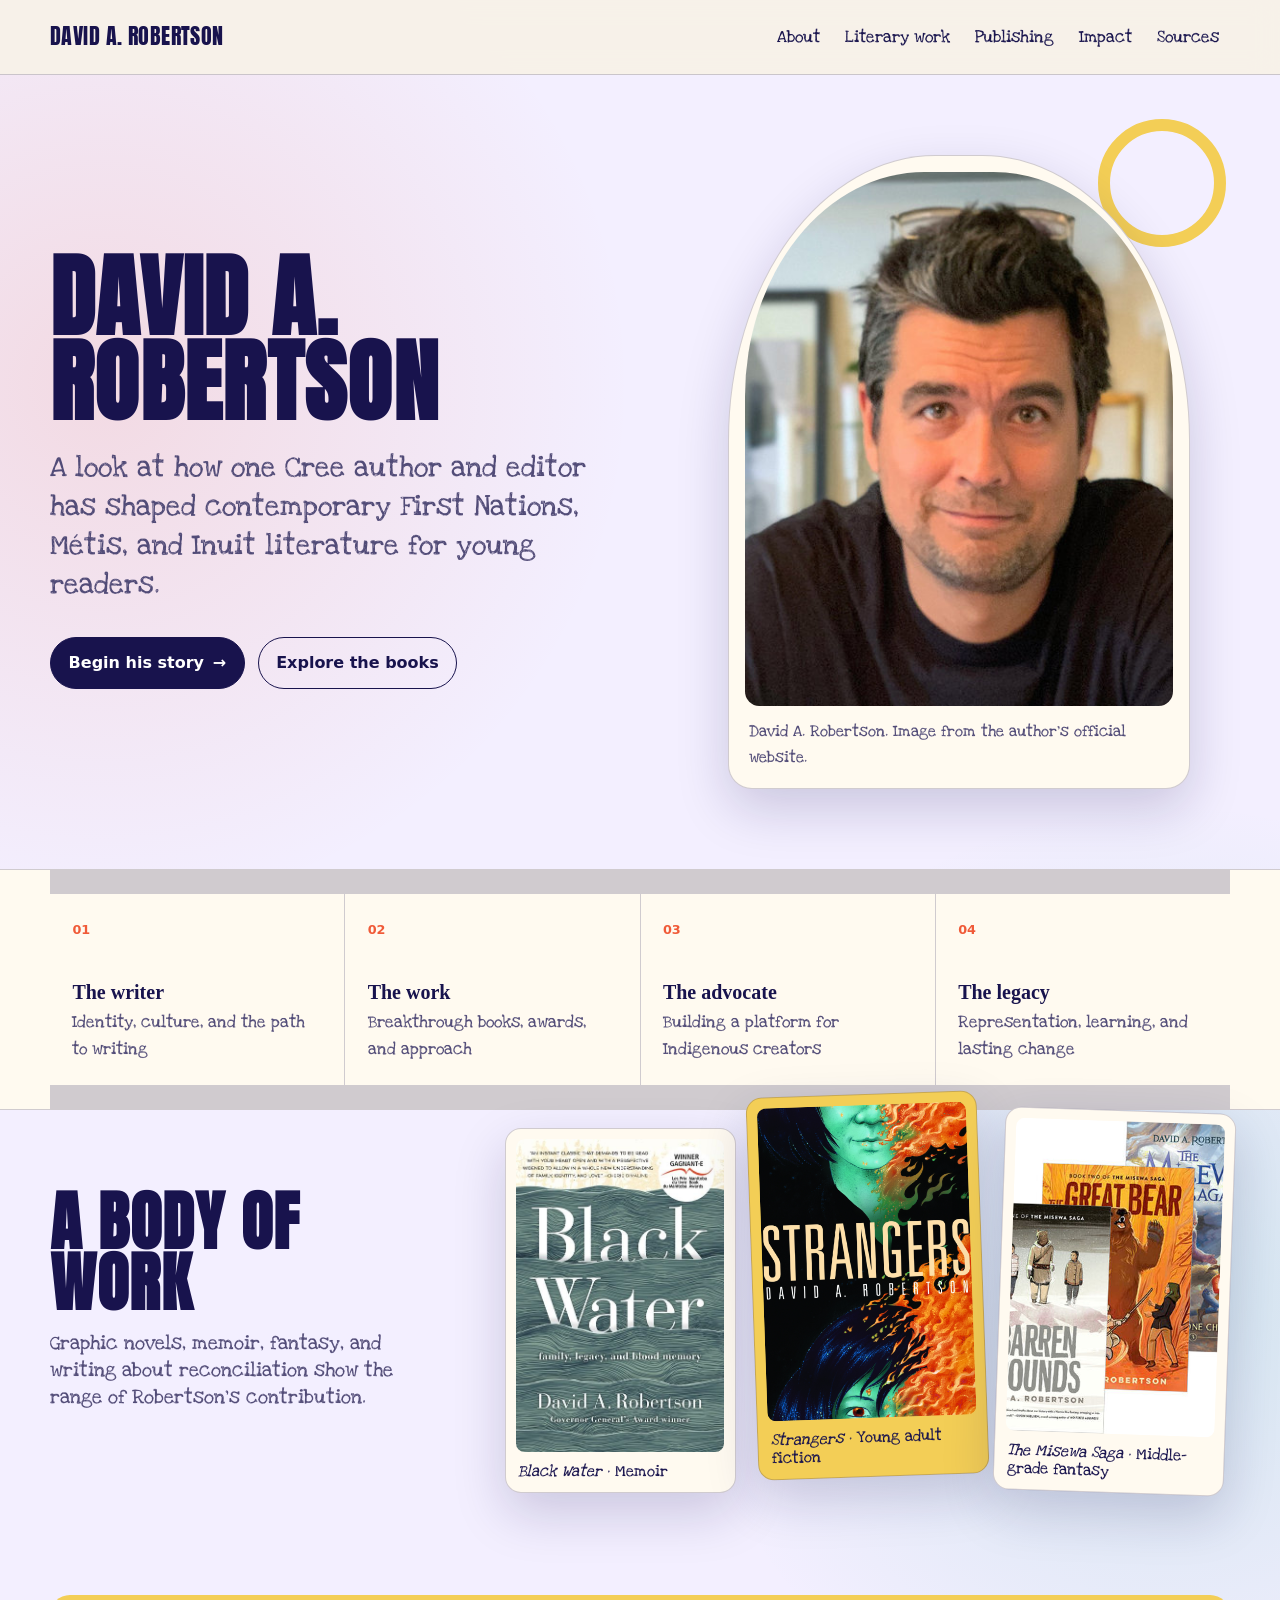
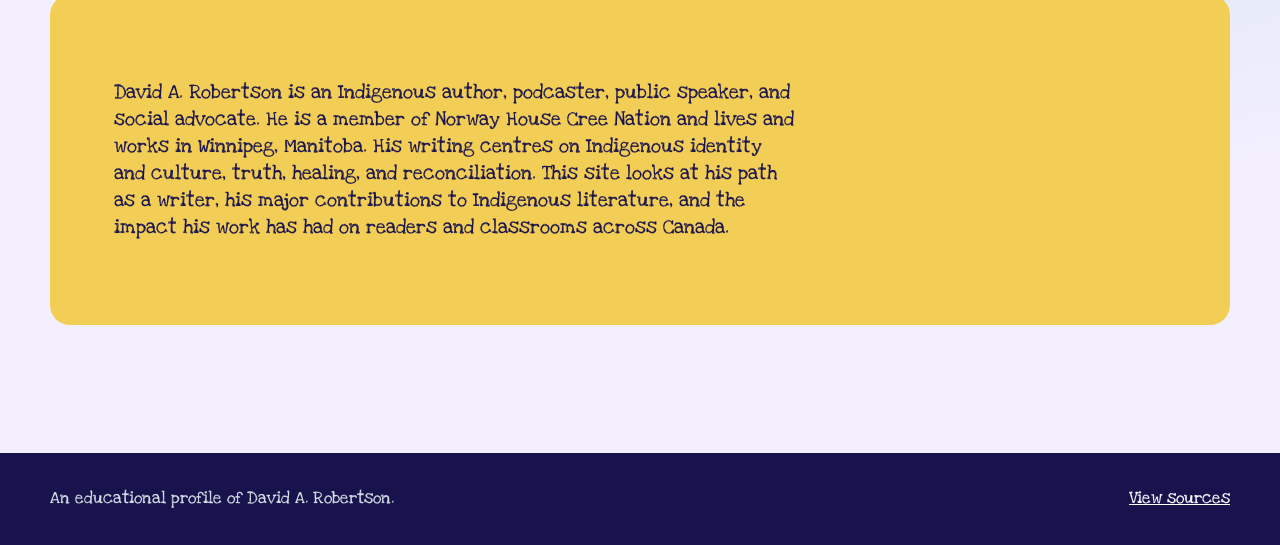
<file: index.html>
<!doctype html>
<html lang="en"><head><meta charset="utf-8"><meta name="viewport" content="width=device-width,initial-scale=1"><meta name="description" content="Explore the life, writing, advocacy, and impact of Cree author and editor David A. Robertson."><title>David A. Robertson | Exploring Indigenous Excellence</title><link rel="icon" href="/favicon.svg" type="image/svg+xml"><style>
@import url('https://fonts.googleapis.com/css2?family=Anton&family=Love+Ya+Like+A+Sister&display=swap');

:root {
  --ink: #18134d;
  --ink-soft: #514b77;
  --paper: #f3efff;
  --paper-deep: #ddd5ff;
  --white: #fffaf0;
  --red: #f05a38;
  --red-dark: #c83c27;
  --gold: #f3ce56;
  --teal: #22a99a;
  --line: rgba(24, 19, 77, 0.2);
  --shadow: 0 20px 52px rgba(24, 19, 77, 0.18);
  --display: "Anton", Impact, Haettenschweiler, "Arial Narrow Bold", sans-serif;
  --hand: "Love Ya Like A Sister", "Comic Sans MS", cursive;
  --radius: 1.25rem;
  --content: 1180px;
}

* { box-sizing: border-box; }

html { scroll-behavior: smooth; }

body {
  margin: 0;
  overflow-x: hidden;
  color: var(--ink);
  background:
    radial-gradient(circle at 8% 18%, rgba(240,90,56,.14), transparent 25%),
    radial-gradient(circle at 91% 60%, rgba(34,169,154,.16), transparent 28%),
    var(--paper);
  font-family: "Aptos", "Segoe UI", system-ui, sans-serif;
  font-size: 1rem;
  line-height: 1.65;
}

a { color: inherit; }
img { display: block; max-width: 100%; }

.skip-link {
  position: fixed;
  left: 1rem;
  top: -5rem;
  z-index: 100;
  padding: .75rem 1rem;
  background: var(--ink);
  color: white;
  border-radius: .5rem;
}
.skip-link:focus { top: 1rem; }

.site-header {
  position: sticky;
  top: 0;
  z-index: 20;
  background: rgba(247, 242, 232, .94);
  backdrop-filter: blur(14px);
  border-bottom: 1px solid var(--line);
}

.nav-wrap {
  width: min(calc(100% - 2rem), var(--content));
  min-height: 74px;
  margin: auto;
  display: flex;
  align-items: center;
  justify-content: space-between;
  gap: 1.5rem;
}

.brand {
  display: inline-flex;
  align-items: center;
  text-decoration: none;
  font-family: var(--display);
  font-size: 1.35rem;
  line-height: 1;
  text-transform: uppercase;
  letter-spacing: .02em;
}

.brand-mark { display: none; }
.brand-text,
.brand-text span { color: var(--ink); }
.site-nav { display: flex; align-items: center; gap: .2rem; }
.site-nav a {
  padding: .55rem .68rem;
  border-radius: .6rem;
  text-decoration: none;
  font-family: var(--hand);
  font-size: 1.08rem;
  font-weight: 400;
}
.site-nav a:hover,
.site-nav a[aria-current="page"] { background: var(--white); color: var(--red-dark); }

.menu-button {
  display: none;
  width: 44px;
  height: 44px;
  border: 1px solid var(--line);
  border-radius: .75rem;
  color: var(--ink);
  background: var(--white);
  font: inherit;
  font-weight: 800;
}

.menu-icon,
.menu-icon::before,
.menu-icon::after {
  display: block;
  width: 22px;
  height: 3px;
  border-radius: 999px;
  background: currentColor;
}
.menu-icon { position: relative; }
.menu-icon::before,
.menu-icon::after { content: ""; position: absolute; left: 0; }
.menu-icon::before { top: -7px; }
.menu-icon::after { top: 7px; }

.page-shell { overflow: hidden; }
.hero,
.page-intro,
.content-wrap,
.footer-wrap {
  width: min(calc(100% - 2rem), var(--content));
  margin-inline: auto;
}

.hero {
  min-height: min(700px, calc(100svh - 74px));
  display: grid;
  grid-template-columns: 1.08fr .92fr;
  align-items: center;
  gap: clamp(2.5rem, 7vw, 7rem);
  padding-block: clamp(2.25rem, 5vw, 4.5rem);
}

h1, h2, h3, blockquote {
  font-family: var(--display);
  letter-spacing: .015em;
  line-height: .95;
  text-transform: uppercase;
  overflow-wrap: anywhere;
  word-break: break-word;
}

h1 {
  max-width: 820px;
  margin: 0;
  font-size: clamp(3rem, 7vw, 6.6rem);
  font-weight: 900;
}

h1 em { color: var(--red); font-weight: 900; font-style: normal; }
.lede {
  max-width: 650px;
  margin: 1.5rem 0 0;
  color: var(--ink-soft);
  font-family: var(--hand);
  font-size: clamp(1.35rem, 2.5vw, 1.8rem);
  line-height: 1.35;
}

.hero-actions { display: flex; flex-wrap: wrap; gap: .8rem; margin-top: 2rem; }
.button {
  display: inline-flex;
  align-items: center;
  gap: .55rem;
  min-height: 48px;
  padding: .75rem 1.1rem;
  border: 1px solid var(--ink);
  border-radius: 999px;
  text-decoration: none;
  font-weight: 800;
}
.button.primary { color: white; background: var(--ink); }
.button:hover { transform: translateY(-2px); }

.portrait-frame {
  position: relative;
  max-width: 520px;
  margin-left: auto;
  padding: 1rem;
  background: var(--white);
  border: 1px solid var(--line);
  border-radius: 45% 45% 1.5rem 1.5rem;
  box-shadow: var(--shadow);
}
.portrait-frame::before {
  content: "";
  position: absolute;
  inset: -2.3rem -2.3rem auto auto;
  width: 6.5rem;
  height: 6.5rem;
  border: 12px solid var(--gold);
  border-radius: 50%;
  z-index: -1;
}
.portrait-frame img {
  width: 100%;
  aspect-ratio: 4 / 5;
  object-fit: cover;
  border-radius: 42% 42% .9rem .9rem;
}
.photo-note { margin: .7rem .25rem .1rem; color: var(--ink-soft); font-family: var(--hand); font-size: 1rem; }

.featured-works {
  width: min(calc(100% - 2rem), var(--content));
  margin: 0 auto clamp(4rem, 8vw, 7rem);
  display: grid;
  grid-template-columns: minmax(220px, .7fr) minmax(0, 1.3fr);
  gap: clamp(2rem, 5vw, 5rem);
  align-items: center;
}
.featured-works h2 { margin: 0 0 1rem; font-size: clamp(2.4rem, 5vw, 4.6rem); }
.featured-works p { margin: 0; color: var(--ink-soft); font-family: var(--hand); font-size: 1.25rem; line-height: 1.35; }
.cover-fan { display: grid; grid-template-columns: repeat(3, 1fr); align-items: end; gap: 1rem; }
.cover-fan figure { margin: 0; padding: .65rem; background: var(--white); border: 1px solid var(--line); border-radius: 1rem; box-shadow: var(--shadow); }
.cover-fan figure:nth-child(2) { transform: translateY(-1rem) rotate(-2deg); background: var(--gold); }
.cover-fan figure:nth-child(3) { transform: rotate(2deg); }
.cover-fan img { width: 100%; aspect-ratio: 2 / 3; object-fit: cover; border-radius: .55rem; }
.cover-fan figcaption { padding: .6rem .15rem .1rem; font-family: var(--hand); font-size: 1rem; line-height: 1.15; }

.chapter-strip {
  border-block: 1px solid var(--line);
  background: var(--white);
}
.chapter-grid {
  width: min(calc(100% - 2rem), var(--content));
  margin: auto;
  padding-block: 1.5rem;
  display: grid;
  grid-template-columns: repeat(4, 1fr);
  gap: 1px;
  background: var(--line);
}
.chapter-grid a {
  display: block;
  min-height: 170px;
  padding: 1.4rem;
  background: var(--white);
  text-decoration: none;
}
.chapter-grid a:hover { background: var(--paper); }
.chapter-no { color: var(--red); font-size: .8rem; font-weight: 900; }
.chapter-grid strong { display: block; margin-top: 2.1rem; font-family: Georgia, serif; font-size: 1.25rem; }
.chapter-grid span:last-child { color: var(--ink-soft); font-family: var(--hand); font-size: 1.08rem; line-height: 1.3; }

.page-intro { padding-block: clamp(4rem, 10vw, 8rem) clamp(2.5rem, 6vw, 5rem); }
.page-intro h1 { font-size: clamp(3.1rem, 7vw, 6rem); }
.page-kicker {
  display: grid;
  grid-template-columns: 110px 1fr;
  gap: 1.5rem;
  align-items: start;
}
.page-number { color: var(--red); font: 900 clamp(3rem, 7vw, 5rem)/1 var(--display); }

.content-wrap { padding-bottom: clamp(4rem, 10vw, 8rem); }
.story-grid { display: grid; grid-template-columns: minmax(0, .8fr) minmax(0, 1.2fr); gap: clamp(2rem, 7vw, 7rem); align-items: start; }
.story-grid + .story-grid { margin-top: 5rem; padding-top: 5rem; border-top: 1px solid var(--line); }
.section-label { position: sticky; top: 110px; }
.section-label h2 { margin: .4rem 0 0; font-size: clamp(2rem, 4vw, 3.6rem); font-weight: 900; }
.section-copy { color: #253e51; font-size: 1.12rem; }
.section-copy p:first-child { margin-top: 0; }
.section-copy > p:first-child::first-letter { float: left; margin: .08em .12em 0 0; color: var(--red); font: 900 4.3rem/.8 var(--display); }

.pull-quote {
  margin: 2rem 0;
  padding: 1.5rem 0 1.5rem 1.5rem;
  border-left: 5px solid var(--gold);
  color: var(--ink);
  font-family: var(--hand);
  font-size: clamp(1.6rem, 3vw, 2.45rem);
  text-transform: none;
  letter-spacing: 0;
  line-height: 1.2;
}

.timeline { list-style: none; padding: 0; margin: 1.5rem 0 0; }
.timeline li {
  display: grid;
  grid-template-columns: 78px 1fr;
  gap: 1rem;
  padding: 1.15rem 0;
  border-top: 1px solid var(--line);
}
.timeline strong { color: var(--red-dark); }

.impact-list { display: grid; gap: 1rem; margin: 2rem 0 0; }
.impact-card {
  display: grid;
  grid-template-columns: 44px 1fr;
  gap: 1rem;
  padding: 1.3rem;
  background: var(--white);
  border: 1px solid var(--line);
  border-radius: 1rem;
}
.impact-card b { display: block; margin-bottom: .25rem; }
.impact-icon { display: grid; place-items: center; width: 44px; height: 44px; color: white; background: var(--red); border-radius: 50%; font-family: Georgia, serif; font-weight: 800; }

.portrait-collage {
  display: grid;
  grid-template-columns: 1.3fr .9fr;
  gap: 1rem;
  margin: 2.5rem 0 4rem;
}
.portrait-collage figure { margin: 0; padding: .75rem; background: var(--white); border: 1px solid var(--line); border-radius: 1.25rem; box-shadow: var(--shadow); }
.portrait-collage figure:nth-child(2) { margin-top: 4rem; background: var(--gold); transform: rotate(2deg); }
.portrait-collage img { width: 100%; height: 360px; object-fit: cover; border-radius: .8rem; }

.works-gallery {
  display: grid;
  grid-template-columns: repeat(4, 1fr);
  gap: 1.1rem;
  margin: 2.5rem 0 4rem;
}
.work-card { margin: 0; padding: .8rem; color: var(--ink); background: var(--white); border: 1px solid var(--line); border-radius: 1rem; box-shadow: 0 12px 28px rgba(24,19,77,.12); }
.work-card:nth-child(even) { transform: translateY(1.6rem) rotate(1.5deg); background: var(--gold); }
.work-card img { width: 100%; aspect-ratio: 2/3; object-fit: cover; border-radius: .55rem; }
.work-card figcaption { padding: .75rem .2rem .15rem; font-family: var(--hand); font-size: 1.05rem; line-height: 1.2; }

.source-list { display: grid; gap: 1rem; }
.source-card {
  display: grid;
  grid-template-columns: 1fr auto;
  align-items: center;
  gap: 2rem;
  padding: 1.5rem;
  background: var(--white);
  border: 1px solid var(--line);
  border-radius: 1rem;
  text-decoration: none;
}
.source-card:hover { border-color: var(--red); transform: translateY(-2px); box-shadow: 0 10px 26px rgba(17,37,58,.08); }
.source-card h3 { margin: 0 0 .35rem; font-size: 1.3rem; }
.source-card p { margin: 0; color: var(--ink-soft); font-family: var(--hand); font-size: 1.08rem; line-height: 1.3; }
.source-arrow { color: var(--red); font-size: 1.5rem; }

.book-band {
  margin-top: 3rem;
  padding: clamp(2rem, 5vw, 4rem);
  color: var(--ink);
  background: var(--gold);
  border-radius: var(--radius);
}
.book-band h2 { max-width: 700px; margin: 0; font-size: clamp(2rem, 5vw, 4rem); font-weight: 900; }
.book-band p { max-width: 680px; color: var(--ink); font-family: var(--hand); font-size: 1.25rem; line-height: 1.35; }

.publishing-visual {
  display: grid;
  grid-template-columns: minmax(0, .8fr) minmax(0, 1.2fr);
  gap: clamp(2rem, 6vw, 6rem);
  align-items: center;
  margin-bottom: clamp(4rem, 8vw, 7rem);
}
.imprint-card {
  margin: 0;
  padding: clamp(1.5rem, 4vw, 3rem);
  display: grid;
  place-items: center;
  min-height: 330px;
  background: var(--white);
  border: 1px solid var(--line);
  border-radius: 2rem 2rem .8rem 2rem;
  box-shadow: var(--shadow);
}
.imprint-card img { width: min(100%, 360px); }
.publishing-copy h2 { margin: 0 0 1rem; font-size: clamp(2.5rem, 5vw, 4.5rem); }
.publishing-copy p { color: #253e51; font-size: 1.12rem; }
.advocacy-flow { margin: 0 0 clamp(4rem, 8vw, 7rem); padding: clamp(1.5rem, 4vw, 3rem); background: var(--ink); border-radius: var(--radius); color: white; }
.advocacy-flow h2 { max-width: 850px; margin: 0 0 2rem; color: var(--gold); font-size: clamp(2.2rem, 5vw, 4.2rem); }
.flow-grid { display: grid; grid-template-columns: repeat(3, 1fr); gap: 2.4rem; }
.flow-step { position: relative; min-height: 210px; padding: 1.4rem; color: var(--ink); background: var(--white); border-radius: 1rem; }
.flow-step:not(:last-child)::after { content: "→"; position: absolute; right: -2rem; top: 50%; transform: translateY(-50%); color: var(--gold); font: 900 2rem/1 var(--display); }
.flow-step span { display: grid; place-items: center; width: 42px; height: 42px; margin-bottom: 1.8rem; color: white; background: var(--red); border-radius: 50%; font-family: var(--display); font-size: 1.2rem; }
.flow-step h3 { margin: 0 0 .65rem; font-size: 1.55rem; line-height: 1; }
.flow-step p { margin: 0; color: var(--ink-soft); font-family: var(--hand); font-size: 1.08rem; line-height: 1.35; }
.format-band { padding: clamp(1.5rem, 4vw, 3rem); background: var(--gold); border-radius: var(--radius); }
.format-band h2 { margin: 0 0 1.4rem; font-size: clamp(2rem, 4vw, 3.4rem); }
.format-list { display: flex; flex-wrap: wrap; gap: .7rem; }
.format-list span { padding: .6rem .9rem; background: var(--white); border: 1px solid var(--ink); border-radius: 999px; font-family: var(--hand); font-size: 1.08rem; }

.journey-section { margin-top: 5rem; padding-top: 5rem; border-top: 1px solid var(--line); }
.journey-section > h2 { max-width: 760px; margin: 0 0 2rem; font-size: clamp(2.5rem, 5vw, 4.6rem); }
.journey-track { display: grid; grid-template-columns: repeat(4, 1fr); gap: 1rem; }
.journey-card { position: relative; min-height: 270px; padding: 1.4rem; background: var(--white); border: 1px solid var(--line); border-radius: 1rem; }
.journey-card:nth-child(2) { background: var(--gold); transform: translateY(1rem); }
.journey-card:nth-child(3) { background: var(--teal); color: var(--ink); }
.journey-card > span { display: grid; place-items: center; width: 42px; height: 42px; margin-bottom: 2rem; color: white; background: var(--red); border-radius: 50%; font-family: var(--display); font-size: 1.2rem; }
.journey-card h3 { margin: 0 0 .7rem; font-size: 1.6rem; line-height: 1; }
.journey-card p { margin: 0; color: var(--ink-soft); font-family: var(--hand); font-size: 1.05rem; line-height: 1.35; }
.journey-card:nth-child(3) p { color: var(--ink); }

.site-footer { color: #d8e1e8; background: var(--ink); }
.footer-wrap { padding-block: 2rem; display: flex; align-items: center; justify-content: space-between; gap: 1rem; }
.footer-wrap p { margin: 0; font-family: var(--hand); font-size: 1.05rem; }
.footer-wrap a { color: white; }

@media (max-width: 900px) {
  .menu-button { display: grid; place-items: center; padding: 0; }
  .site-nav {
    display: none;
    position: absolute;
    top: 66px;
    left: 1rem;
    right: 1rem;
    padding: .7rem;
    background: var(--white);
    border: 1px solid var(--line);
    border-radius: 1rem;
    box-shadow: var(--shadow);
  }
  .site-nav[data-open="true"] { display: grid; }
  .site-nav a { padding: .8rem; }
  .hero { grid-template-columns: 1fr; min-height: auto; }
  .featured-works,
  .publishing-visual { grid-template-columns: 1fr; }
  .flow-grid { grid-template-columns: 1fr; gap: 1rem; }
  .journey-track { grid-template-columns: repeat(2, 1fr); }
  .flow-step { min-height: 0; }
  .flow-step:not(:last-child)::after { content: "↓"; right: auto; left: 50%; top: auto; bottom: -1.45rem; transform: translateX(-50%); z-index: 2; }
  .portrait-frame { width: min(100%, 520px); margin: 0 auto; }
  .chapter-grid { grid-template-columns: repeat(2, 1fr); }
  .story-grid { grid-template-columns: 1fr; gap: 1.5rem; }
  .works-gallery { grid-template-columns: repeat(2, 1fr); }
  .section-label { position: static; }
  .page-kicker { grid-template-columns: 72px 1fr; }
}

@media (max-width: 580px) {
  .brand { font-size: 1.05rem; }
  .hero { gap: 2rem; padding-block: 2rem; }
  .hero h1 { font-size: clamp(2.8rem, 14vw, 4rem); }
  .lede { margin-top: 1rem; font-size: 1.2rem; }
  .hero-actions { margin-top: 1.25rem; }
  .portrait-frame { max-width: 340px; }
  .featured-works { margin-top: 1rem; }
  .cover-fan { gap: .45rem; }
  .cover-fan figure { padding: .35rem; border-radius: .65rem; }
  .cover-fan figcaption { font-size: .84rem; }
  .journey-track { grid-template-columns: 1fr; }
  .journey-card { min-height: 0; }
  .journey-card:nth-child(2) { transform: none; }
  .chapter-grid { grid-template-columns: 1fr; }
  .chapter-grid a { min-height: 130px; }
  .page-kicker { display: block; }
  .page-intro h1 { font-size: clamp(2.5rem, 16vw, 4rem); max-width: 100%; }
  .section-label h2 { font-size: clamp(2rem, 12vw, 3rem); max-width: 100%; }
  .page-number { margin-bottom: 1rem; }
  .timeline li { grid-template-columns: 62px 1fr; }
  .source-card { grid-template-columns: 1fr; gap: .6rem; }
  .portrait-collage { grid-template-columns: 1fr; }
  .portrait-collage figure:nth-child(2) { margin-top: 0; }
  .footer-wrap { align-items: flex-start; flex-direction: column; }
}

@media (prefers-reduced-motion: no-preference) {
  .button, .source-card { transition: transform .2s ease, box-shadow .2s ease, border-color .2s ease; }
}

</style><script>
document.addEventListener('DOMContentLoaded', () => {
  const menuButton = document.querySelector('.menu-button');
  const nav = document.querySelector('.site-nav');

  if (menuButton && nav) {
    menuButton.addEventListener('click', () => {
      const next = nav.dataset.open !== 'true';
      nav.dataset.open = String(next);
      menuButton.setAttribute('aria-expanded', String(next));
      menuButton.setAttribute('aria-label', next ? 'Close navigation' : 'Open navigation');
    });

    nav.addEventListener('click', () => {
      nav.dataset.open = 'false';
      menuButton.setAttribute('aria-expanded', 'false');
      menuButton.setAttribute('aria-label', 'Open navigation');
    });
  }
});

</script></head>
<body><a class="skip-link" href="#main">Skip to content</a>
<header class="site-header"><div class="nav-wrap"><a class="brand" href="/"><span class="brand-text">David A. Robertson</span></a><button class="menu-button" type="button" aria-label="Open navigation" aria-expanded="false"><span class="menu-icon" aria-hidden="true"></span></button><nav class="site-nav" aria-label="Main navigation"><a href="/about">About</a><a href="/literary-contributions">Literary work</a><a href="/publishing-advocacy">Publishing</a><a href="/impact-legacy">Impact</a><a href="/sources">Sources</a></nav></div></header>
<main id="main" class="page-shell"><section class="hero"><div><h1>David A. Robertson</h1><p class="lede">A look at how one Cree author and editor has shaped contemporary First Nations, Métis, and Inuit literature for young readers.</p><div class="hero-actions"><a class="button primary" href="/about">Begin his story <span aria-hidden="true">→</span></a><a class="button" href="/literary-contributions">Explore the books</a></div></div><figure class="portrait-frame"><img src="/author-desk.jpg" alt="David A. Robertson seated at his desk"><figcaption class="photo-note">David A. Robertson. Image from the author’s official website.</figcaption></figure></section>
<section class="chapter-strip" aria-labelledby="chapters"><h2 id="chapters" class="skip-link">Explore the site</h2><div class="chapter-grid"><a href="/about"><span class="chapter-no">01</span><strong>The writer</strong><span>Identity, culture, and the path to writing</span></a><a href="/literary-contributions"><span class="chapter-no">02</span><strong>The work</strong><span>Breakthrough books, awards, and approach</span></a><a href="/publishing-advocacy"><span class="chapter-no">03</span><strong>The advocate</strong><span>Building a platform for Indigenous creators</span></a><a href="/impact-legacy"><span class="chapter-no">04</span><strong>The legacy</strong><span>Representation, learning, and lasting change</span></a></div></section>
<section class="featured-works"><div><h2>A Body of Work</h2><p>Graphic novels, memoir, fantasy, and writing about reconciliation show the range of Robertson’s contribution.</p></div><div class="cover-fan" aria-label="More books by David A. Robertson"><figure><img src="/black-water.jpg" alt="Cover of Black Water"><figcaption><cite>Black Water</cite> · Memoir</figcaption></figure><figure><img src="/strangers.jpg" alt="Cover of Strangers"><figcaption><cite>Strangers</cite> · Young adult fiction</figcaption></figure><figure><img src="/misewa-boxed-set.jpg" alt="Boxed set of the first three Misewa Saga books"><figcaption><cite>The Misewa Saga</cite> · Middle-grade fantasy</figcaption></figure></div></section>
<section class="content-wrap"><div class="book-band"><p>David A. Robertson is an Indigenous author, podcaster, public speaker, and social advocate. He is a member of Norway House Cree Nation and lives and works in Winnipeg, Manitoba. His writing centres on Indigenous identity and culture, truth, healing, and reconciliation. This site looks at his path as a writer, his major contributions to Indigenous literature, and the impact his work has had on readers and classrooms across Canada.</p></div></section></main>
<footer class="site-footer"><div class="footer-wrap"><p>An educational profile of David A. Robertson.</p><p><a href="/sources">View sources</a></p></div></footer></body></html>
</file>
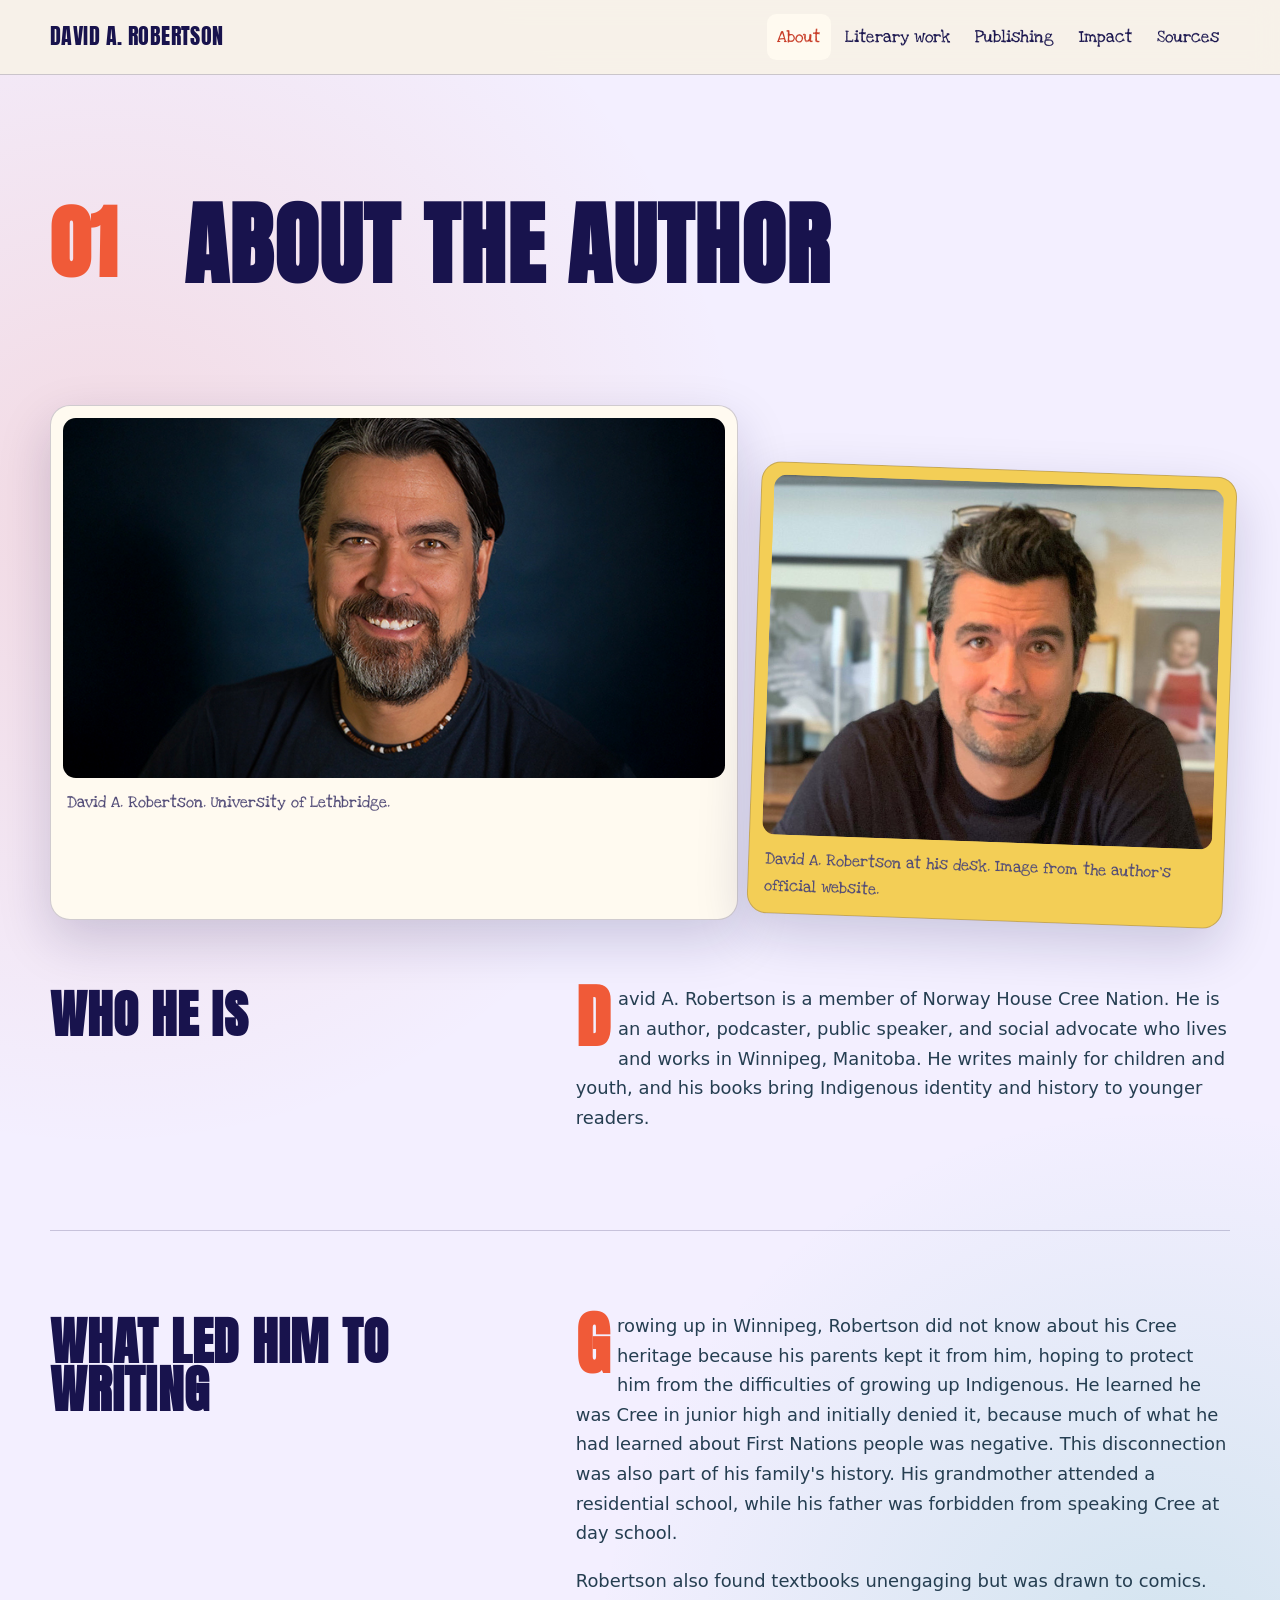
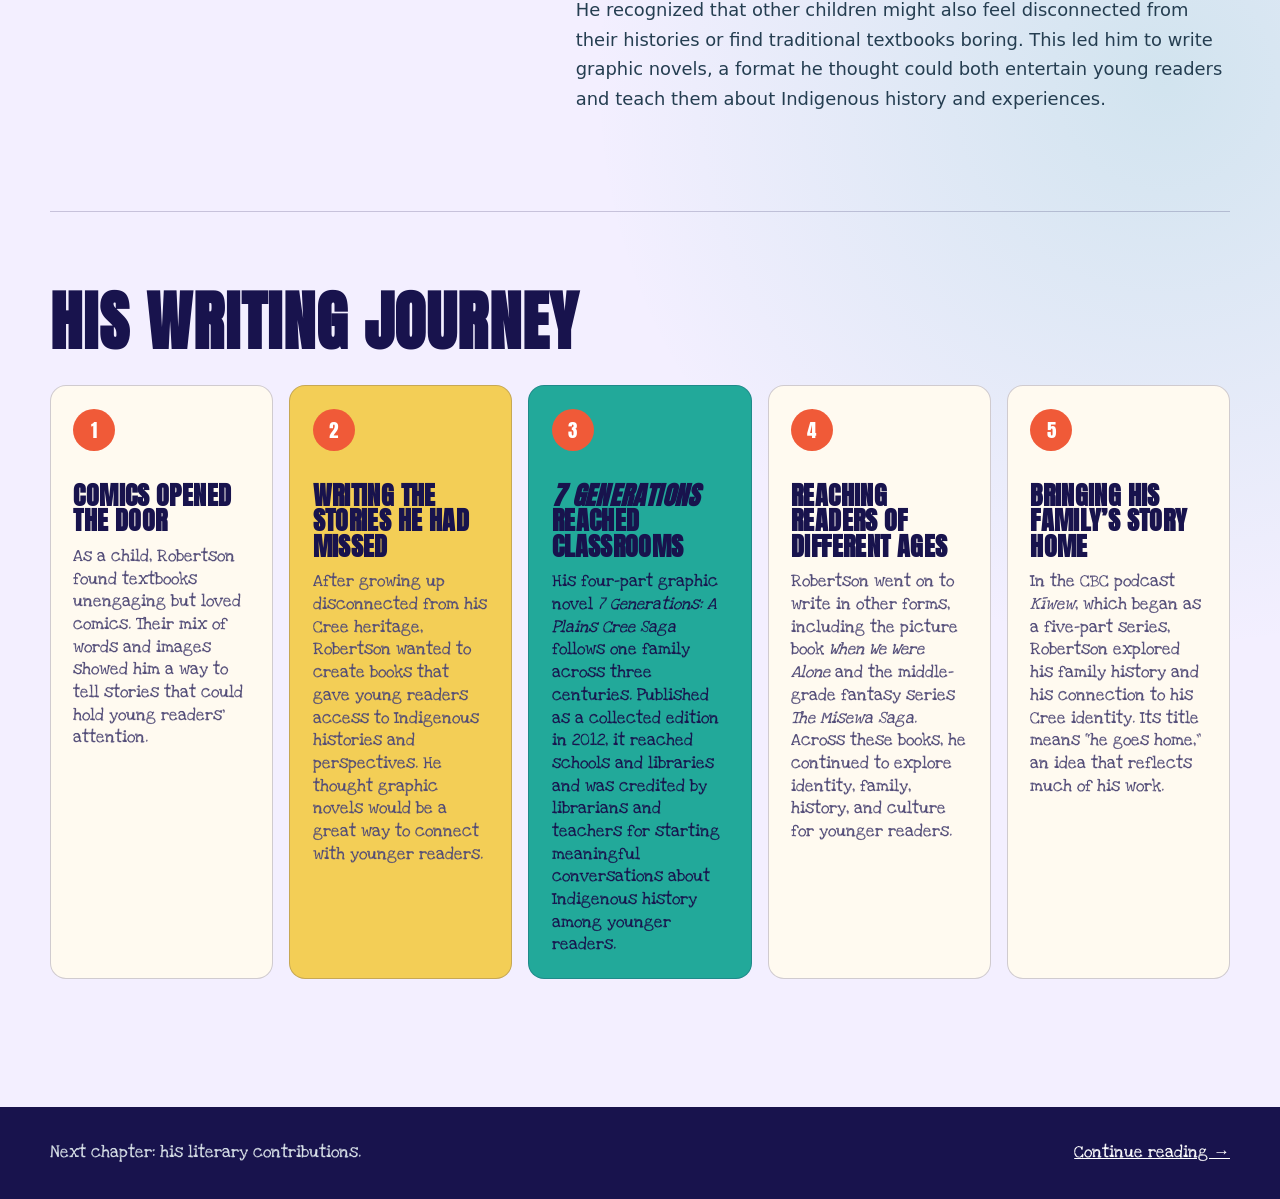
<file: about.html>
<!doctype html><html lang="en"><head><meta charset="utf-8"><meta name="viewport" content="width=device-width,initial-scale=1"><meta name="description" content="Learn about David A. Robertson and the experiences that led him to writing."><title>About the Author | David A. Robertson</title><link rel="icon" href="/favicon.svg" type="image/svg+xml"><style>
@import url('https://fonts.googleapis.com/css2?family=Anton&family=Love+Ya+Like+A+Sister&display=swap');

:root {
  --ink: #18134d;
  --ink-soft: #514b77;
  --paper: #f3efff;
  --paper-deep: #ddd5ff;
  --white: #fffaf0;
  --red: #f05a38;
  --red-dark: #c83c27;
  --gold: #f3ce56;
  --teal: #22a99a;
  --line: rgba(24, 19, 77, 0.2);
  --shadow: 0 20px 52px rgba(24, 19, 77, 0.18);
  --display: "Anton", Impact, Haettenschweiler, "Arial Narrow Bold", sans-serif;
  --hand: "Love Ya Like A Sister", "Comic Sans MS", cursive;
  --radius: 1.25rem;
  --content: 1180px;
}

* { box-sizing: border-box; }

html { scroll-behavior: smooth; }

body {
  margin: 0;
  overflow-x: hidden;
  color: var(--ink);
  background:
    radial-gradient(circle at 8% 18%, rgba(240,90,56,.14), transparent 25%),
    radial-gradient(circle at 91% 60%, rgba(34,169,154,.16), transparent 28%),
    var(--paper);
  font-family: "Aptos", "Segoe UI", system-ui, sans-serif;
  font-size: 1rem;
  line-height: 1.65;
}

a { color: inherit; }
img { display: block; max-width: 100%; }

.skip-link {
  position: fixed;
  left: 1rem;
  top: -5rem;
  z-index: 100;
  padding: .75rem 1rem;
  background: var(--ink);
  color: white;
  border-radius: .5rem;
}
.skip-link:focus { top: 1rem; }

.site-header {
  position: sticky;
  top: 0;
  z-index: 20;
  background: rgba(247, 242, 232, .94);
  backdrop-filter: blur(14px);
  border-bottom: 1px solid var(--line);
}

.nav-wrap {
  width: min(calc(100% - 2rem), var(--content));
  min-height: 74px;
  margin: auto;
  display: flex;
  align-items: center;
  justify-content: space-between;
  gap: 1.5rem;
}

.brand {
  display: inline-flex;
  align-items: center;
  text-decoration: none;
  font-family: var(--display);
  font-size: 1.35rem;
  line-height: 1;
  text-transform: uppercase;
  letter-spacing: .02em;
}

.brand-mark { display: none; }
.brand-text,
.brand-text span { color: var(--ink); }
.site-nav { display: flex; align-items: center; gap: .2rem; }
.site-nav a {
  padding: .55rem .68rem;
  border-radius: .6rem;
  text-decoration: none;
  font-family: var(--hand);
  font-size: 1.08rem;
  font-weight: 400;
}
.site-nav a:hover,
.site-nav a[aria-current="page"] { background: var(--white); color: var(--red-dark); }

.menu-button {
  display: none;
  width: 44px;
  height: 44px;
  border: 1px solid var(--line);
  border-radius: .75rem;
  color: var(--ink);
  background: var(--white);
  font: inherit;
  font-weight: 800;
}

.menu-icon,
.menu-icon::before,
.menu-icon::after {
  display: block;
  width: 22px;
  height: 3px;
  border-radius: 999px;
  background: currentColor;
}
.menu-icon { position: relative; }
.menu-icon::before,
.menu-icon::after { content: ""; position: absolute; left: 0; }
.menu-icon::before { top: -7px; }
.menu-icon::after { top: 7px; }

.page-shell { overflow: hidden; }
.hero,
.page-intro,
.content-wrap,
.footer-wrap {
  width: min(calc(100% - 2rem), var(--content));
  margin-inline: auto;
}

.hero {
  min-height: min(700px, calc(100svh - 74px));
  display: grid;
  grid-template-columns: 1.08fr .92fr;
  align-items: center;
  gap: clamp(2.5rem, 7vw, 7rem);
  padding-block: clamp(2.25rem, 5vw, 4.5rem);
}

h1, h2, h3, blockquote {
  font-family: var(--display);
  letter-spacing: .015em;
  line-height: .95;
  text-transform: uppercase;
  overflow-wrap: anywhere;
  word-break: break-word;
}

h1 {
  max-width: 820px;
  margin: 0;
  font-size: clamp(3rem, 7vw, 6.6rem);
  font-weight: 900;
}

h1 em { color: var(--red); font-weight: 900; font-style: normal; }
.lede {
  max-width: 650px;
  margin: 1.5rem 0 0;
  color: var(--ink-soft);
  font-family: var(--hand);
  font-size: clamp(1.35rem, 2.5vw, 1.8rem);
  line-height: 1.35;
}

.hero-actions { display: flex; flex-wrap: wrap; gap: .8rem; margin-top: 2rem; }
.button {
  display: inline-flex;
  align-items: center;
  gap: .55rem;
  min-height: 48px;
  padding: .75rem 1.1rem;
  border: 1px solid var(--ink);
  border-radius: 999px;
  text-decoration: none;
  font-weight: 800;
}
.button.primary { color: white; background: var(--ink); }
.button:hover { transform: translateY(-2px); }

.portrait-frame {
  position: relative;
  max-width: 520px;
  margin-left: auto;
  padding: 1rem;
  background: var(--white);
  border: 1px solid var(--line);
  border-radius: 45% 45% 1.5rem 1.5rem;
  box-shadow: var(--shadow);
}
.portrait-frame::before {
  content: "";
  position: absolute;
  inset: -2.3rem -2.3rem auto auto;
  width: 6.5rem;
  height: 6.5rem;
  border: 12px solid var(--gold);
  border-radius: 50%;
  z-index: -1;
}
.portrait-frame img {
  width: 100%;
  aspect-ratio: 4 / 5;
  object-fit: cover;
  border-radius: 42% 42% .9rem .9rem;
}
.photo-note { margin: .7rem .25rem .1rem; color: var(--ink-soft); font-family: var(--hand); font-size: 1rem; }

.featured-works {
  width: min(calc(100% - 2rem), var(--content));
  margin: 0 auto clamp(4rem, 8vw, 7rem);
  display: grid;
  grid-template-columns: minmax(220px, .7fr) minmax(0, 1.3fr);
  gap: clamp(2rem, 5vw, 5rem);
  align-items: center;
}
.featured-works h2 { margin: 0 0 1rem; font-size: clamp(2.4rem, 5vw, 4.6rem); }
.featured-works p { margin: 0; color: var(--ink-soft); font-family: var(--hand); font-size: 1.25rem; line-height: 1.35; }
.cover-fan { display: grid; grid-template-columns: repeat(3, 1fr); align-items: end; gap: 1rem; }
.cover-fan figure { margin: 0; padding: .65rem; background: var(--white); border: 1px solid var(--line); border-radius: 1rem; box-shadow: var(--shadow); }
.cover-fan figure:nth-child(2) { transform: translateY(-1rem) rotate(-2deg); background: var(--gold); }
.cover-fan figure:nth-child(3) { transform: rotate(2deg); }
.cover-fan img { width: 100%; aspect-ratio: 2 / 3; object-fit: cover; border-radius: .55rem; }
.cover-fan figcaption { padding: .6rem .15rem .1rem; font-family: var(--hand); font-size: 1rem; line-height: 1.15; }

.chapter-strip {
  border-block: 1px solid var(--line);
  background: var(--white);
}
.chapter-grid {
  width: min(calc(100% - 2rem), var(--content));
  margin: auto;
  padding-block: 1.5rem;
  display: grid;
  grid-template-columns: repeat(4, 1fr);
  gap: 1px;
  background: var(--line);
}
.chapter-grid a {
  display: block;
  min-height: 170px;
  padding: 1.4rem;
  background: var(--white);
  text-decoration: none;
}
.chapter-grid a:hover { background: var(--paper); }
.chapter-no { color: var(--red); font-size: .8rem; font-weight: 900; }
.chapter-grid strong { display: block; margin-top: 2.1rem; font-family: Georgia, serif; font-size: 1.25rem; }
.chapter-grid span:last-child { color: var(--ink-soft); font-family: var(--hand); font-size: 1.08rem; line-height: 1.3; }

.page-intro { padding-block: clamp(4rem, 10vw, 8rem) clamp(2.5rem, 6vw, 5rem); }
.page-intro h1 { font-size: clamp(3.1rem, 7vw, 6rem); }
.page-kicker {
  display: grid;
  grid-template-columns: 110px 1fr;
  gap: 1.5rem;
  align-items: start;
}
.page-number { color: var(--red); font: 900 clamp(3rem, 7vw, 5rem)/1 var(--display); }

.content-wrap { padding-bottom: clamp(4rem, 10vw, 8rem); }
.story-grid { display: grid; grid-template-columns: minmax(0, .8fr) minmax(0, 1.2fr); gap: clamp(2rem, 7vw, 7rem); align-items: start; }
.story-grid + .story-grid { margin-top: 5rem; padding-top: 5rem; border-top: 1px solid var(--line); }
.section-label { position: sticky; top: 110px; }
.section-label h2 { margin: .4rem 0 0; font-size: clamp(2rem, 4vw, 3.6rem); font-weight: 900; }
.section-copy { color: #253e51; font-size: 1.12rem; }
.section-copy p:first-child { margin-top: 0; }
.section-copy > p:first-child::first-letter { float: left; margin: .08em .12em 0 0; color: var(--red); font: 900 4.3rem/.8 var(--display); }

.pull-quote {
  margin: 2rem 0;
  padding: 1.5rem 0 1.5rem 1.5rem;
  border-left: 5px solid var(--gold);
  color: var(--ink);
  font-family: var(--hand);
  font-size: clamp(1.6rem, 3vw, 2.45rem);
  text-transform: none;
  letter-spacing: 0;
  line-height: 1.2;
}

.timeline { list-style: none; padding: 0; margin: 1.5rem 0 0; }
.timeline li {
  display: grid;
  grid-template-columns: 78px 1fr;
  gap: 1rem;
  padding: 1.15rem 0;
  border-top: 1px solid var(--line);
}
.timeline strong { color: var(--red-dark); }

.impact-list { display: grid; gap: 1rem; margin: 2rem 0 0; }
.impact-card {
  display: grid;
  grid-template-columns: 44px 1fr;
  gap: 1rem;
  padding: 1.3rem;
  background: var(--white);
  border: 1px solid var(--line);
  border-radius: 1rem;
}
.impact-card b { display: block; margin-bottom: .25rem; }
.impact-icon { display: grid; place-items: center; width: 44px; height: 44px; color: white; background: var(--red); border-radius: 50%; font-family: Georgia, serif; font-weight: 800; }

.portrait-collage {
  display: grid;
  grid-template-columns: 1.3fr .9fr;
  gap: 1rem;
  margin: 2.5rem 0 4rem;
}
.portrait-collage figure { margin: 0; padding: .75rem; background: var(--white); border: 1px solid var(--line); border-radius: 1.25rem; box-shadow: var(--shadow); }
.portrait-collage figure:nth-child(2) { margin-top: 4rem; background: var(--gold); transform: rotate(2deg); }
.portrait-collage img { width: 100%; height: 360px; object-fit: cover; border-radius: .8rem; }

.works-gallery {
  display: grid;
  grid-template-columns: repeat(4, 1fr);
  gap: 1.1rem;
  margin: 2.5rem 0 4rem;
}
.work-card { margin: 0; padding: .8rem; color: var(--ink); background: var(--white); border: 1px solid var(--line); border-radius: 1rem; box-shadow: 0 12px 28px rgba(24,19,77,.12); }
.work-card:nth-child(even) { transform: translateY(1.6rem) rotate(1.5deg); background: var(--gold); }
.work-card img { width: 100%; aspect-ratio: 2/3; object-fit: cover; border-radius: .55rem; }
.work-card figcaption { padding: .75rem .2rem .15rem; font-family: var(--hand); font-size: 1.05rem; line-height: 1.2; }

.source-list { display: grid; gap: 1rem; }
.source-card {
  display: grid;
  grid-template-columns: 1fr auto;
  align-items: center;
  gap: 2rem;
  padding: 1.5rem;
  background: var(--white);
  border: 1px solid var(--line);
  border-radius: 1rem;
  text-decoration: none;
}
.source-card:hover { border-color: var(--red); transform: translateY(-2px); box-shadow: 0 10px 26px rgba(17,37,58,.08); }
.source-card h3 { margin: 0 0 .35rem; font-size: 1.3rem; }
.source-card p { margin: 0; color: var(--ink-soft); font-family: var(--hand); font-size: 1.08rem; line-height: 1.3; }
.source-arrow { color: var(--red); font-size: 1.5rem; }

.book-band {
  margin-top: 3rem;
  padding: clamp(2rem, 5vw, 4rem);
  color: var(--ink);
  background: var(--gold);
  border-radius: var(--radius);
}
.book-band h2 { max-width: 700px; margin: 0; font-size: clamp(2rem, 5vw, 4rem); font-weight: 900; }
.book-band p { max-width: 680px; color: var(--ink); font-family: var(--hand); font-size: 1.25rem; line-height: 1.35; }

.publishing-visual {
  display: grid;
  grid-template-columns: minmax(0, .8fr) minmax(0, 1.2fr);
  gap: clamp(2rem, 6vw, 6rem);
  align-items: center;
  margin-bottom: clamp(4rem, 8vw, 7rem);
}
.imprint-card {
  margin: 0;
  padding: clamp(1.5rem, 4vw, 3rem);
  display: grid;
  place-items: center;
  min-height: 330px;
  background: var(--white);
  border: 1px solid var(--line);
  border-radius: 2rem 2rem .8rem 2rem;
  box-shadow: var(--shadow);
}
.imprint-card img { width: min(100%, 360px); }
.publishing-copy h2 { margin: 0 0 1rem; font-size: clamp(2.5rem, 5vw, 4.5rem); }
.publishing-copy p { color: #253e51; font-size: 1.12rem; }
.advocacy-flow { margin: 0 0 clamp(4rem, 8vw, 7rem); padding: clamp(1.5rem, 4vw, 3rem); background: var(--ink); border-radius: var(--radius); color: white; }
.advocacy-flow h2 { max-width: 850px; margin: 0 0 2rem; color: var(--gold); font-size: clamp(2.2rem, 5vw, 4.2rem); }
.flow-grid { display: grid; grid-template-columns: repeat(3, 1fr); gap: 2.4rem; }
.flow-step { position: relative; min-height: 210px; padding: 1.4rem; color: var(--ink); background: var(--white); border-radius: 1rem; }
.flow-step:not(:last-child)::after { content: "→"; position: absolute; right: -2rem; top: 50%; transform: translateY(-50%); color: var(--gold); font: 900 2rem/1 var(--display); }
.flow-step span { display: grid; place-items: center; width: 42px; height: 42px; margin-bottom: 1.8rem; color: white; background: var(--red); border-radius: 50%; font-family: var(--display); font-size: 1.2rem; }
.flow-step h3 { margin: 0 0 .65rem; font-size: 1.55rem; line-height: 1; }
.flow-step p { margin: 0; color: var(--ink-soft); font-family: var(--hand); font-size: 1.08rem; line-height: 1.35; }
.format-band { padding: clamp(1.5rem, 4vw, 3rem); background: var(--gold); border-radius: var(--radius); }
.format-band h2 { margin: 0 0 1.4rem; font-size: clamp(2rem, 4vw, 3.4rem); }
.format-list { display: flex; flex-wrap: wrap; gap: .7rem; }
.format-list span { padding: .6rem .9rem; background: var(--white); border: 1px solid var(--ink); border-radius: 999px; font-family: var(--hand); font-size: 1.08rem; }

.journey-section { margin-top: 5rem; padding-top: 5rem; border-top: 1px solid var(--line); }
.journey-section > h2 { max-width: 760px; margin: 0 0 2rem; font-size: clamp(2.5rem, 5vw, 4.6rem); }
.journey-track { display: grid; grid-template-columns: repeat(5, 1fr); gap: 1rem; }
.journey-card { position: relative; min-height: 270px; padding: 1.4rem; background: var(--white); border: 1px solid var(--line); border-radius: 1rem; }
.journey-card:nth-child(2) { background: var(--gold); }
.journey-card:nth-child(3) { background: var(--teal); color: var(--ink); }
.journey-card > span { display: grid; place-items: center; width: 42px; height: 42px; margin-bottom: 2rem; color: white; background: var(--red); border-radius: 50%; font-family: var(--display); font-size: 1.2rem; }
.journey-card h3 { margin: 0 0 .7rem; font-size: 1.6rem; line-height: 1; }
.journey-card p { margin: 0; color: var(--ink-soft); font-family: var(--hand); font-size: 1.05rem; line-height: 1.35; }
.journey-card:nth-child(3) p { color: var(--ink); }

.site-footer { color: #d8e1e8; background: var(--ink); }
.footer-wrap { padding-block: 2rem; display: flex; align-items: center; justify-content: space-between; gap: 1rem; }
.footer-wrap p { margin: 0; font-family: var(--hand); font-size: 1.05rem; }
.footer-wrap a { color: white; }

@media (max-width: 1100px) {
  .journey-track { grid-template-columns: repeat(3, 1fr); }
}

@media (max-width: 900px) {
  .menu-button { display: grid; place-items: center; padding: 0; }
  .site-nav {
    display: none;
    position: absolute;
    top: 66px;
    left: 1rem;
    right: 1rem;
    padding: .7rem;
    background: var(--white);
    border: 1px solid var(--line);
    border-radius: 1rem;
    box-shadow: var(--shadow);
  }
  .site-nav[data-open="true"] { display: grid; }
  .site-nav a { padding: .8rem; }
  .hero { grid-template-columns: 1fr; min-height: auto; }
  .featured-works,
  .publishing-visual { grid-template-columns: 1fr; }
  .flow-grid { grid-template-columns: 1fr; gap: 1rem; }
  .journey-track { grid-template-columns: repeat(2, 1fr); }
  .flow-step { min-height: 0; }
  .flow-step:not(:last-child)::after { content: "↓"; right: auto; left: 50%; top: auto; bottom: -1.45rem; transform: translateX(-50%); z-index: 2; }
  .portrait-frame { width: min(100%, 520px); margin: 0 auto; }
  .chapter-grid { grid-template-columns: repeat(2, 1fr); }
  .story-grid { grid-template-columns: 1fr; gap: 1.5rem; }
  .works-gallery { grid-template-columns: repeat(2, 1fr); }
  .section-label { position: static; }
  .page-kicker { grid-template-columns: 72px 1fr; }
}

@media (max-width: 580px) {
  .brand { font-size: 1.05rem; }
  .hero { gap: 2rem; padding-block: 2rem; }
  .hero h1 { font-size: clamp(2.8rem, 14vw, 4rem); }
  .lede { margin-top: 1rem; font-size: 1.2rem; }
  .hero-actions { margin-top: 1.25rem; }
  .portrait-frame { max-width: 340px; }
  .featured-works { margin-top: 1rem; }
  .cover-fan { gap: .45rem; }
  .cover-fan figure { padding: .35rem; border-radius: .65rem; }
  .cover-fan figcaption { font-size: .84rem; }
  .journey-track { grid-template-columns: 1fr; }
  .journey-card { min-height: 0; }
  .journey-card:nth-child(2) { transform: none; }
  .chapter-grid { grid-template-columns: 1fr; }
  .chapter-grid a { min-height: 130px; }
  .page-kicker { display: block; }
  .page-intro h1 { font-size: clamp(2.5rem, 16vw, 4rem); max-width: 100%; }
  .section-label h2 { font-size: clamp(2rem, 12vw, 3rem); max-width: 100%; }
  .page-number { margin-bottom: 1rem; }
  .timeline li { grid-template-columns: 62px 1fr; }
  .source-card { grid-template-columns: 1fr; gap: .6rem; }
  .portrait-collage { grid-template-columns: 1fr; }
  .portrait-collage figure:nth-child(2) { margin-top: 0; }
  .footer-wrap { align-items: flex-start; flex-direction: column; }
}

@media (prefers-reduced-motion: no-preference) {
  .button, .source-card { transition: transform .2s ease, box-shadow .2s ease, border-color .2s ease; }
}

</style><script>
document.addEventListener('DOMContentLoaded', () => {
  const menuButton = document.querySelector('.menu-button');
  const nav = document.querySelector('.site-nav');

  if (menuButton && nav) {
    menuButton.addEventListener('click', () => {
      const next = nav.dataset.open !== 'true';
      nav.dataset.open = String(next);
      menuButton.setAttribute('aria-expanded', String(next));
      menuButton.setAttribute('aria-label', next ? 'Close navigation' : 'Open navigation');
    });

    nav.addEventListener('click', () => {
      nav.dataset.open = 'false';
      menuButton.setAttribute('aria-expanded', 'false');
      menuButton.setAttribute('aria-label', 'Open navigation');
    });
  }
});

</script></head><body><a class="skip-link" href="#main">Skip to content</a>
<header class="site-header"><div class="nav-wrap"><a class="brand" href="/"><span class="brand-text">David A. Robertson</span></a><button class="menu-button" type="button" aria-label="Open navigation" aria-expanded="false"><span class="menu-icon" aria-hidden="true"></span></button><nav class="site-nav" aria-label="Main navigation"><a href="/about" aria-current="page">About</a><a href="/literary-contributions">Literary work</a><a href="/publishing-advocacy">Publishing</a><a href="/impact-legacy">Impact</a><a href="/sources">Sources</a></nav></div></header>
<main id="main"><header class="page-intro"><div class="page-kicker"><span class="page-number">01</span><div><h1>About the Author</h1></div></div></header><div class="content-wrap">
<div class="portrait-collage" aria-label="Portraits of David A. Robertson"><figure><img src="/author-lethbridge.jpg" alt="Portrait of David A. Robertson wearing a beaded necklace"><figcaption class="photo-note">David A. Robertson. University of Lethbridge.</figcaption></figure><figure><img src="/author-desk.jpg" alt="David A. Robertson seated at his desk"><figcaption class="photo-note">David A. Robertson at his desk. Image from the author’s official website.</figcaption></figure></div>
<section class="story-grid"><div class="section-label"><h2>Who He Is</h2></div><div class="section-copy"><p>David A. Robertson is a member of Norway House Cree Nation. He is an author, podcaster, public speaker, and social advocate who lives and works in Winnipeg, Manitoba. He writes mainly for children and youth, and his books bring Indigenous identity and history to younger readers.</p></div></section>
<section class="story-grid"><div class="section-label"><h2>What Led Him to Writing</h2></div><div class="section-copy"><p>Growing up in Winnipeg, Robertson did not know about his Cree heritage because his parents kept it from him, hoping to protect him from the difficulties of growing up Indigenous. He learned he was Cree in junior high and initially denied it, because much of what he had learned about First Nations people was negative. This disconnection was also part of his family's history. His grandmother attended a residential school, while his father was forbidden from speaking Cree at day school.</p><p>Robertson also found textbooks unengaging but was drawn to comics. He recognized that other children might also feel disconnected from their histories or find traditional textbooks boring. This led him to write graphic novels, a format he thought could both entertain young readers and teach them about Indigenous history and experiences.</p></div></section>
<section class="journey-section" aria-labelledby="journey-title"><h2 id="journey-title">His Writing Journey</h2><div class="journey-track"><article class="journey-card"><span>1</span><h3>Comics Opened the Door</h3><p>As a child, Robertson found textbooks unengaging but loved comics. Their mix of words and images showed him a way to tell stories that could hold young readers’ attention.</p></article><article class="journey-card"><span>2</span><h3>Writing the Stories He Had Missed</h3><p>After growing up disconnected from his Cree heritage, Robertson wanted to create books that gave young readers access to Indigenous histories and perspectives. He thought graphic novels would be a great way to connect with younger readers.</p></article><article class="journey-card"><span>3</span><h3><cite>7 Generations</cite> Reached Classrooms</h3><p>His four-part graphic novel <cite>7 Generations: A Plains Cree Saga</cite> follows one family across three centuries. Published as a collected edition in 2012, it reached schools and libraries and was credited by librarians and teachers for starting meaningful conversations about Indigenous history among younger readers.</p></article><article class="journey-card"><span>4</span><h3>Reaching Readers of Different Ages</h3><p>Robertson went on to write in other forms, including the picture book <cite>When We Were Alone</cite> and the middle-grade fantasy series <cite>The Misewa Saga</cite>. Across these books, he continued to explore identity, family, history, and culture for younger readers.</p></article><article class="journey-card"><span>5</span><h3>Bringing His Family’s Story Home</h3><p>In the CBC podcast <cite>Kīwew</cite>, which began as a five-part series, Robertson explored his family history and his connection to his Cree identity. Its title means “he goes home,” an idea that reflects much of his work.</p></article></div></section>
</div></main><footer class="site-footer"><div class="footer-wrap"><p>Next chapter: his literary contributions.</p><p><a href="/literary-contributions">Continue reading →</a></p></div></footer></body></html>
</file>
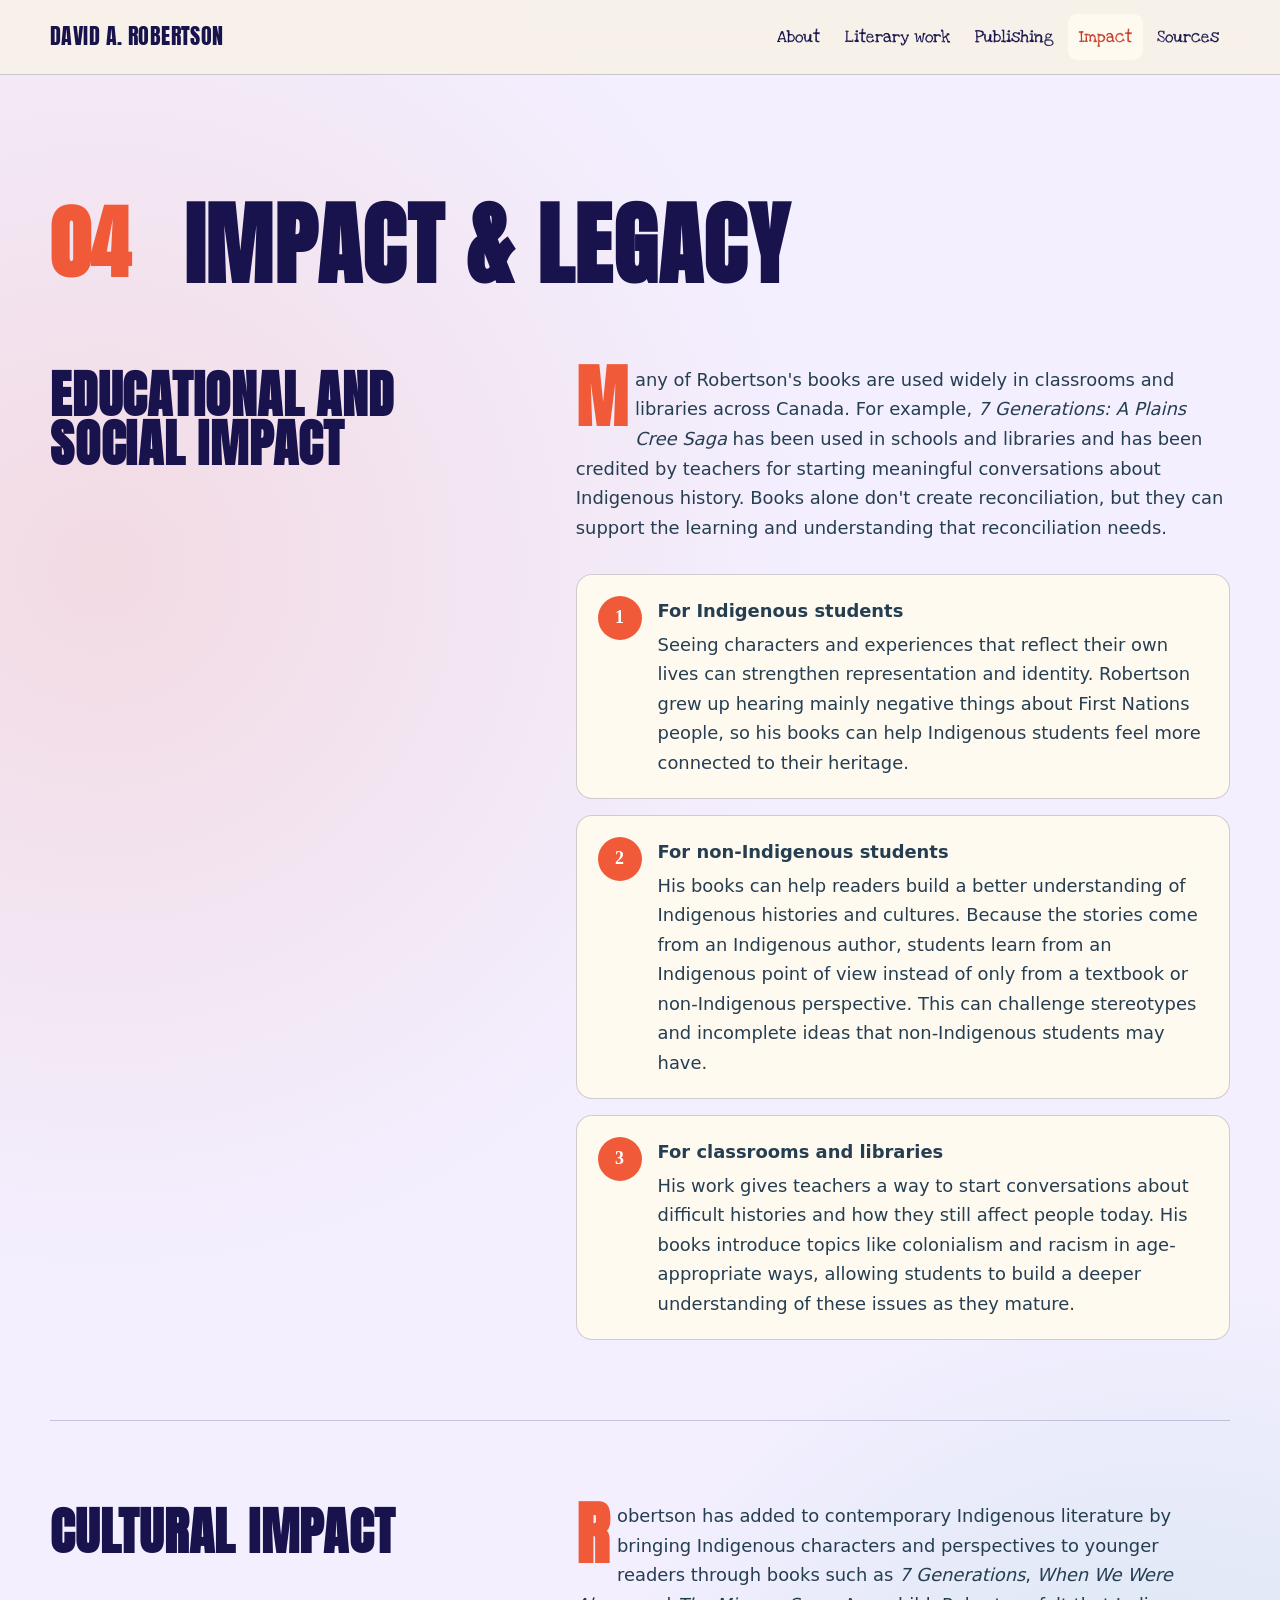
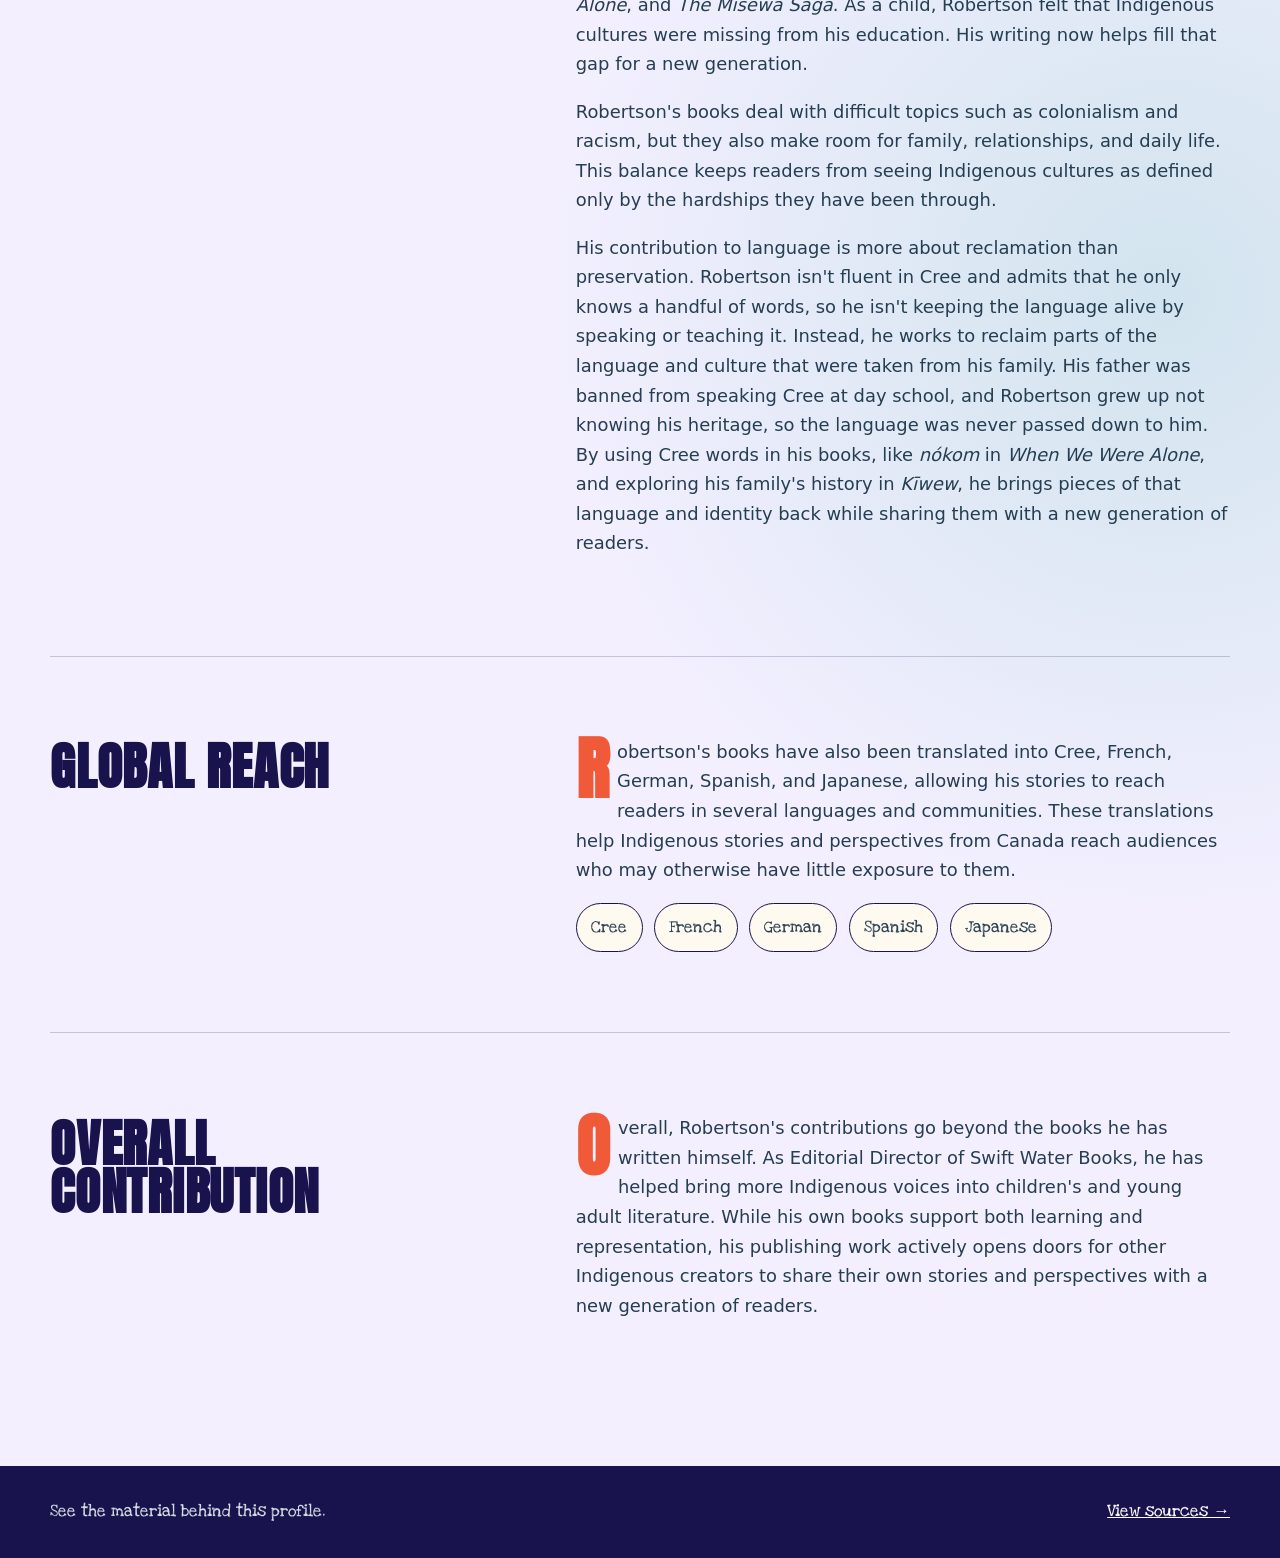
<file: impact-legacy.html>
<!doctype html><html lang="en"><head><meta charset="utf-8"><meta name="viewport" content="width=device-width,initial-scale=1"><meta name="description" content="Explore David A. Robertson's social, cultural, and educational impact."><title>Impact and Legacy | David A. Robertson</title><link rel="icon" href="/favicon.svg" type="image/svg+xml"><style>
@import url('https://fonts.googleapis.com/css2?family=Anton&family=Love+Ya+Like+A+Sister&display=swap');

:root {
  --ink: #18134d;
  --ink-soft: #514b77;
  --paper: #f3efff;
  --paper-deep: #ddd5ff;
  --white: #fffaf0;
  --red: #f05a38;
  --red-dark: #c83c27;
  --gold: #f3ce56;
  --teal: #22a99a;
  --line: rgba(24, 19, 77, 0.2);
  --shadow: 0 20px 52px rgba(24, 19, 77, 0.18);
  --display: "Anton", Impact, Haettenschweiler, "Arial Narrow Bold", sans-serif;
  --hand: "Love Ya Like A Sister", "Comic Sans MS", cursive;
  --radius: 1.25rem;
  --content: 1180px;
}

* { box-sizing: border-box; }

html { scroll-behavior: smooth; }

body {
  margin: 0;
  overflow-x: hidden;
  color: var(--ink);
  background:
    radial-gradient(circle at 8% 18%, rgba(240,90,56,.14), transparent 25%),
    radial-gradient(circle at 91% 60%, rgba(34,169,154,.16), transparent 28%),
    var(--paper);
  font-family: "Aptos", "Segoe UI", system-ui, sans-serif;
  font-size: 1rem;
  line-height: 1.65;
}

a { color: inherit; }
img { display: block; max-width: 100%; }

.skip-link {
  position: fixed;
  left: 1rem;
  top: -5rem;
  z-index: 100;
  padding: .75rem 1rem;
  background: var(--ink);
  color: white;
  border-radius: .5rem;
}
.skip-link:focus { top: 1rem; }

.site-header {
  position: sticky;
  top: 0;
  z-index: 20;
  background: rgba(247, 242, 232, .94);
  backdrop-filter: blur(14px);
  border-bottom: 1px solid var(--line);
}

.nav-wrap {
  width: min(calc(100% - 2rem), var(--content));
  min-height: 74px;
  margin: auto;
  display: flex;
  align-items: center;
  justify-content: space-between;
  gap: 1.5rem;
}

.brand {
  display: inline-flex;
  align-items: center;
  text-decoration: none;
  font-family: var(--display);
  font-size: 1.35rem;
  line-height: 1;
  text-transform: uppercase;
  letter-spacing: .02em;
}

.brand-mark { display: none; }
.brand-text,
.brand-text span { color: var(--ink); }
.site-nav { display: flex; align-items: center; gap: .2rem; }
.site-nav a {
  padding: .55rem .68rem;
  border-radius: .6rem;
  text-decoration: none;
  font-family: var(--hand);
  font-size: 1.08rem;
  font-weight: 400;
}
.site-nav a:hover,
.site-nav a[aria-current="page"] { background: var(--white); color: var(--red-dark); }

.menu-button {
  display: none;
  width: 44px;
  height: 44px;
  border: 1px solid var(--line);
  border-radius: .75rem;
  color: var(--ink);
  background: var(--white);
  font: inherit;
  font-weight: 800;
}

.menu-icon,
.menu-icon::before,
.menu-icon::after {
  display: block;
  width: 22px;
  height: 3px;
  border-radius: 999px;
  background: currentColor;
}
.menu-icon { position: relative; }
.menu-icon::before,
.menu-icon::after { content: ""; position: absolute; left: 0; }
.menu-icon::before { top: -7px; }
.menu-icon::after { top: 7px; }

.page-shell { overflow: hidden; }
.hero,
.page-intro,
.content-wrap,
.footer-wrap {
  width: min(calc(100% - 2rem), var(--content));
  margin-inline: auto;
}

.hero {
  min-height: min(700px, calc(100svh - 74px));
  display: grid;
  grid-template-columns: 1.08fr .92fr;
  align-items: center;
  gap: clamp(2.5rem, 7vw, 7rem);
  padding-block: clamp(2.25rem, 5vw, 4.5rem);
}

h1, h2, h3, blockquote {
  font-family: var(--display);
  letter-spacing: .015em;
  line-height: .95;
  text-transform: uppercase;
  overflow-wrap: anywhere;
  word-break: break-word;
}

h1 {
  max-width: 820px;
  margin: 0;
  font-size: clamp(3rem, 7vw, 6.6rem);
  font-weight: 900;
}

h1 em { color: var(--red); font-weight: 900; font-style: normal; }
.lede {
  max-width: 650px;
  margin: 1.5rem 0 0;
  color: var(--ink-soft);
  font-family: var(--hand);
  font-size: clamp(1.35rem, 2.5vw, 1.8rem);
  line-height: 1.35;
}

.hero-actions { display: flex; flex-wrap: wrap; gap: .8rem; margin-top: 2rem; }
.button {
  display: inline-flex;
  align-items: center;
  gap: .55rem;
  min-height: 48px;
  padding: .75rem 1.1rem;
  border: 1px solid var(--ink);
  border-radius: 999px;
  text-decoration: none;
  font-weight: 800;
}
.button.primary { color: white; background: var(--ink); }
.button:hover { transform: translateY(-2px); }

.portrait-frame {
  position: relative;
  max-width: 520px;
  margin-left: auto;
  padding: 1rem;
  background: var(--white);
  border: 1px solid var(--line);
  border-radius: 45% 45% 1.5rem 1.5rem;
  box-shadow: var(--shadow);
}
.portrait-frame::before {
  content: "";
  position: absolute;
  inset: -2.3rem -2.3rem auto auto;
  width: 6.5rem;
  height: 6.5rem;
  border: 12px solid var(--gold);
  border-radius: 50%;
  z-index: -1;
}
.portrait-frame img {
  width: 100%;
  aspect-ratio: 4 / 5;
  object-fit: cover;
  border-radius: 42% 42% .9rem .9rem;
}
.photo-note { margin: .7rem .25rem .1rem; color: var(--ink-soft); font-family: var(--hand); font-size: 1rem; }

.featured-works {
  width: min(calc(100% - 2rem), var(--content));
  margin: 0 auto clamp(4rem, 8vw, 7rem);
  display: grid;
  grid-template-columns: minmax(220px, .7fr) minmax(0, 1.3fr);
  gap: clamp(2rem, 5vw, 5rem);
  align-items: center;
}
.featured-works h2 { margin: 0 0 1rem; font-size: clamp(2.4rem, 5vw, 4.6rem); }
.featured-works p { margin: 0; color: var(--ink-soft); font-family: var(--hand); font-size: 1.25rem; line-height: 1.35; }
.cover-fan { display: grid; grid-template-columns: repeat(3, 1fr); align-items: end; gap: 1rem; }
.cover-fan figure { margin: 0; padding: .65rem; background: var(--white); border: 1px solid var(--line); border-radius: 1rem; box-shadow: var(--shadow); }
.cover-fan figure:nth-child(2) { transform: translateY(-1rem) rotate(-2deg); background: var(--gold); }
.cover-fan figure:nth-child(3) { transform: rotate(2deg); }
.cover-fan img { width: 100%; aspect-ratio: 2 / 3; object-fit: cover; border-radius: .55rem; }
.cover-fan figcaption { padding: .6rem .15rem .1rem; font-family: var(--hand); font-size: 1rem; line-height: 1.15; }

.chapter-strip {
  border-block: 1px solid var(--line);
  background: var(--white);
}
.chapter-grid {
  width: min(calc(100% - 2rem), var(--content));
  margin: auto;
  padding-block: 1.5rem;
  display: grid;
  grid-template-columns: repeat(4, 1fr);
  gap: 1px;
  background: var(--line);
}
.chapter-grid a {
  display: block;
  min-height: 170px;
  padding: 1.4rem;
  background: var(--white);
  text-decoration: none;
}
.chapter-grid a:hover { background: var(--paper); }
.chapter-no { color: var(--red); font-size: .8rem; font-weight: 900; }
.chapter-grid strong { display: block; margin-top: 2.1rem; font-family: Georgia, serif; font-size: 1.25rem; }
.chapter-grid span:last-child { color: var(--ink-soft); font-family: var(--hand); font-size: 1.08rem; line-height: 1.3; }

.page-intro { padding-block: clamp(4rem, 10vw, 8rem) clamp(2.5rem, 6vw, 5rem); }
.page-intro h1 { font-size: clamp(3.1rem, 7vw, 6rem); }
.page-kicker {
  display: grid;
  grid-template-columns: 110px 1fr;
  gap: 1.5rem;
  align-items: start;
}
.page-number { color: var(--red); font: 900 clamp(3rem, 7vw, 5rem)/1 var(--display); }

.content-wrap { padding-bottom: clamp(4rem, 10vw, 8rem); }
.story-grid { display: grid; grid-template-columns: minmax(0, .8fr) minmax(0, 1.2fr); gap: clamp(2rem, 7vw, 7rem); align-items: start; }
.story-grid + .story-grid { margin-top: 5rem; padding-top: 5rem; border-top: 1px solid var(--line); }
.section-label { position: sticky; top: 110px; }
.section-label h2 { margin: .4rem 0 0; font-size: clamp(2rem, 4vw, 3.6rem); font-weight: 900; }
.section-copy { color: #253e51; font-size: 1.12rem; }
.section-copy p:first-child { margin-top: 0; }
.section-copy > p:first-child::first-letter { float: left; margin: .08em .12em 0 0; color: var(--red); font: 900 4.3rem/.8 var(--display); }

.pull-quote {
  margin: 2rem 0;
  padding: 1.5rem 0 1.5rem 1.5rem;
  border-left: 5px solid var(--gold);
  color: var(--ink);
  font-family: var(--hand);
  font-size: clamp(1.6rem, 3vw, 2.45rem);
  text-transform: none;
  letter-spacing: 0;
  line-height: 1.2;
}

.timeline { list-style: none; padding: 0; margin: 1.5rem 0 0; }
.timeline li {
  display: grid;
  grid-template-columns: 78px 1fr;
  gap: 1rem;
  padding: 1.15rem 0;
  border-top: 1px solid var(--line);
}
.timeline strong { color: var(--red-dark); }

.impact-list { display: grid; gap: 1rem; margin: 2rem 0 0; }
.impact-card {
  display: grid;
  grid-template-columns: 44px 1fr;
  gap: 1rem;
  padding: 1.3rem;
  background: var(--white);
  border: 1px solid var(--line);
  border-radius: 1rem;
}
.impact-card b { display: block; margin-bottom: .25rem; }
.impact-icon { display: grid; place-items: center; width: 44px; height: 44px; color: white; background: var(--red); border-radius: 50%; font-family: Georgia, serif; font-weight: 800; }

.portrait-collage {
  display: grid;
  grid-template-columns: 1.3fr .9fr;
  gap: 1rem;
  margin: 2.5rem 0 4rem;
}
.portrait-collage figure { margin: 0; padding: .75rem; background: var(--white); border: 1px solid var(--line); border-radius: 1.25rem; box-shadow: var(--shadow); }
.portrait-collage figure:nth-child(2) { margin-top: 4rem; background: var(--gold); transform: rotate(2deg); }
.portrait-collage img { width: 100%; height: 360px; object-fit: cover; border-radius: .8rem; }

.works-gallery {
  display: grid;
  grid-template-columns: repeat(4, 1fr);
  gap: 1.1rem;
  margin: 2.5rem 0 4rem;
}
.work-card { margin: 0; padding: .8rem; color: var(--ink); background: var(--white); border: 1px solid var(--line); border-radius: 1rem; box-shadow: 0 12px 28px rgba(24,19,77,.12); }
.work-card:nth-child(even) { transform: translateY(1.6rem) rotate(1.5deg); background: var(--gold); }
.work-card img { width: 100%; aspect-ratio: 2/3; object-fit: cover; border-radius: .55rem; }
.work-card figcaption { padding: .75rem .2rem .15rem; font-family: var(--hand); font-size: 1.05rem; line-height: 1.2; }

.source-list { display: grid; gap: 1rem; }
.source-card {
  display: grid;
  grid-template-columns: 1fr auto;
  align-items: center;
  gap: 2rem;
  padding: 1.5rem;
  background: var(--white);
  border: 1px solid var(--line);
  border-radius: 1rem;
  text-decoration: none;
}
.source-card:hover { border-color: var(--red); transform: translateY(-2px); box-shadow: 0 10px 26px rgba(17,37,58,.08); }
.source-card h3 { margin: 0 0 .35rem; font-size: 1.3rem; }
.source-card p { margin: 0; color: var(--ink-soft); font-family: var(--hand); font-size: 1.08rem; line-height: 1.3; }
.source-arrow { color: var(--red); font-size: 1.5rem; }

.book-band {
  margin-top: 3rem;
  padding: clamp(2rem, 5vw, 4rem);
  color: var(--ink);
  background: var(--gold);
  border-radius: var(--radius);
}
.book-band h2 { max-width: 700px; margin: 0; font-size: clamp(2rem, 5vw, 4rem); font-weight: 900; }
.book-band p { max-width: 680px; color: var(--ink); font-family: var(--hand); font-size: 1.25rem; line-height: 1.35; }

.publishing-visual {
  display: grid;
  grid-template-columns: minmax(0, .8fr) minmax(0, 1.2fr);
  gap: clamp(2rem, 6vw, 6rem);
  align-items: center;
  margin-bottom: clamp(4rem, 8vw, 7rem);
}
.imprint-card {
  margin: 0;
  padding: clamp(1.5rem, 4vw, 3rem);
  display: grid;
  place-items: center;
  min-height: 330px;
  background: var(--white);
  border: 1px solid var(--line);
  border-radius: 2rem 2rem .8rem 2rem;
  box-shadow: var(--shadow);
}
.imprint-card img { width: min(100%, 360px); }
.publishing-copy h2 { margin: 0 0 1rem; font-size: clamp(2.5rem, 5vw, 4.5rem); }
.publishing-copy p { color: #253e51; font-size: 1.12rem; }
.advocacy-flow { margin: 0 0 clamp(4rem, 8vw, 7rem); padding: clamp(1.5rem, 4vw, 3rem); background: var(--ink); border-radius: var(--radius); color: white; }
.advocacy-flow h2 { max-width: 850px; margin: 0 0 2rem; color: var(--gold); font-size: clamp(2.2rem, 5vw, 4.2rem); }
.flow-grid { display: grid; grid-template-columns: repeat(3, 1fr); gap: 2.4rem; }
.flow-step { position: relative; min-height: 210px; padding: 1.4rem; color: var(--ink); background: var(--white); border-radius: 1rem; }
.flow-step:not(:last-child)::after { content: "→"; position: absolute; right: -2rem; top: 50%; transform: translateY(-50%); color: var(--gold); font: 900 2rem/1 var(--display); }
.flow-step span { display: grid; place-items: center; width: 42px; height: 42px; margin-bottom: 1.8rem; color: white; background: var(--red); border-radius: 50%; font-family: var(--display); font-size: 1.2rem; }
.flow-step h3 { margin: 0 0 .65rem; font-size: 1.55rem; line-height: 1; }
.flow-step p { margin: 0; color: var(--ink-soft); font-family: var(--hand); font-size: 1.08rem; line-height: 1.35; }
.format-band { padding: clamp(1.5rem, 4vw, 3rem); background: var(--gold); border-radius: var(--radius); }
.format-band h2 { margin: 0 0 1.4rem; font-size: clamp(2rem, 4vw, 3.4rem); }
.format-list { display: flex; flex-wrap: wrap; gap: .7rem; }
.format-list span { padding: .6rem .9rem; background: var(--white); border: 1px solid var(--ink); border-radius: 999px; font-family: var(--hand); font-size: 1.08rem; }

.journey-section { margin-top: 5rem; padding-top: 5rem; border-top: 1px solid var(--line); }
.journey-section > h2 { max-width: 760px; margin: 0 0 2rem; font-size: clamp(2.5rem, 5vw, 4.6rem); }
.journey-track { display: grid; grid-template-columns: repeat(4, 1fr); gap: 1rem; }
.journey-card { position: relative; min-height: 270px; padding: 1.4rem; background: var(--white); border: 1px solid var(--line); border-radius: 1rem; }
.journey-card:nth-child(2) { background: var(--gold); transform: translateY(1rem); }
.journey-card:nth-child(3) { background: var(--teal); color: var(--ink); }
.journey-card > span { display: grid; place-items: center; width: 42px; height: 42px; margin-bottom: 2rem; color: white; background: var(--red); border-radius: 50%; font-family: var(--display); font-size: 1.2rem; }
.journey-card h3 { margin: 0 0 .7rem; font-size: 1.6rem; line-height: 1; }
.journey-card p { margin: 0; color: var(--ink-soft); font-family: var(--hand); font-size: 1.05rem; line-height: 1.35; }
.journey-card:nth-child(3) p { color: var(--ink); }

.site-footer { color: #d8e1e8; background: var(--ink); }
.footer-wrap { padding-block: 2rem; display: flex; align-items: center; justify-content: space-between; gap: 1rem; }
.footer-wrap p { margin: 0; font-family: var(--hand); font-size: 1.05rem; }
.footer-wrap a { color: white; }

@media (max-width: 900px) {
  .menu-button { display: grid; place-items: center; padding: 0; }
  .site-nav {
    display: none;
    position: absolute;
    top: 66px;
    left: 1rem;
    right: 1rem;
    padding: .7rem;
    background: var(--white);
    border: 1px solid var(--line);
    border-radius: 1rem;
    box-shadow: var(--shadow);
  }
  .site-nav[data-open="true"] { display: grid; }
  .site-nav a { padding: .8rem; }
  .hero { grid-template-columns: 1fr; min-height: auto; }
  .featured-works,
  .publishing-visual { grid-template-columns: 1fr; }
  .flow-grid { grid-template-columns: 1fr; gap: 1rem; }
  .journey-track { grid-template-columns: repeat(2, 1fr); }
  .flow-step { min-height: 0; }
  .flow-step:not(:last-child)::after { content: "↓"; right: auto; left: 50%; top: auto; bottom: -1.45rem; transform: translateX(-50%); z-index: 2; }
  .portrait-frame { width: min(100%, 520px); margin: 0 auto; }
  .chapter-grid { grid-template-columns: repeat(2, 1fr); }
  .story-grid { grid-template-columns: 1fr; gap: 1.5rem; }
  .works-gallery { grid-template-columns: repeat(2, 1fr); }
  .section-label { position: static; }
  .page-kicker { grid-template-columns: 72px 1fr; }
}

@media (max-width: 580px) {
  .brand { font-size: 1.05rem; }
  .hero { gap: 2rem; padding-block: 2rem; }
  .hero h1 { font-size: clamp(2.8rem, 14vw, 4rem); }
  .lede { margin-top: 1rem; font-size: 1.2rem; }
  .hero-actions { margin-top: 1.25rem; }
  .portrait-frame { max-width: 340px; }
  .featured-works { margin-top: 1rem; }
  .cover-fan { gap: .45rem; }
  .cover-fan figure { padding: .35rem; border-radius: .65rem; }
  .cover-fan figcaption { font-size: .84rem; }
  .journey-track { grid-template-columns: 1fr; }
  .journey-card { min-height: 0; }
  .journey-card:nth-child(2) { transform: none; }
  .chapter-grid { grid-template-columns: 1fr; }
  .chapter-grid a { min-height: 130px; }
  .page-kicker { display: block; }
  .page-intro h1 { font-size: clamp(2.5rem, 16vw, 4rem); max-width: 100%; }
  .section-label h2 { font-size: clamp(2rem, 12vw, 3rem); max-width: 100%; }
  .page-number { margin-bottom: 1rem; }
  .timeline li { grid-template-columns: 62px 1fr; }
  .source-card { grid-template-columns: 1fr; gap: .6rem; }
  .portrait-collage { grid-template-columns: 1fr; }
  .portrait-collage figure:nth-child(2) { margin-top: 0; }
  .footer-wrap { align-items: flex-start; flex-direction: column; }
}

@media (prefers-reduced-motion: no-preference) {
  .button, .source-card { transition: transform .2s ease, box-shadow .2s ease, border-color .2s ease; }
}

</style><script>
document.addEventListener('DOMContentLoaded', () => {
  const menuButton = document.querySelector('.menu-button');
  const nav = document.querySelector('.site-nav');

  if (menuButton && nav) {
    menuButton.addEventListener('click', () => {
      const next = nav.dataset.open !== 'true';
      nav.dataset.open = String(next);
      menuButton.setAttribute('aria-expanded', String(next));
      menuButton.setAttribute('aria-label', next ? 'Close navigation' : 'Open navigation');
    });

    nav.addEventListener('click', () => {
      nav.dataset.open = 'false';
      menuButton.setAttribute('aria-expanded', 'false');
      menuButton.setAttribute('aria-label', 'Open navigation');
    });
  }
});

</script></head><body><a class="skip-link" href="#main">Skip to content</a>
<header class="site-header"><div class="nav-wrap"><a class="brand" href="/"><span class="brand-text">David A. Robertson</span></a><button class="menu-button" type="button" aria-label="Open navigation" aria-expanded="false"><span class="menu-icon" aria-hidden="true"></span></button><nav class="site-nav" aria-label="Main navigation"><a href="/about">About</a><a href="/literary-contributions">Literary work</a><a href="/publishing-advocacy">Publishing</a><a href="/impact-legacy" aria-current="page">Impact</a><a href="/sources">Sources</a></nav></div></header>
<main id="main"><header class="page-intro"><div class="page-kicker"><span class="page-number">04</span><div><h1>Impact &amp; Legacy</h1></div></div></header><div class="content-wrap">
<section class="story-grid"><div class="section-label"><h2>Educational and Social Impact</h2></div><div class="section-copy"><p>Many of Robertson's books are used widely in classrooms and libraries across Canada. For example, <cite>7 Generations: A Plains Cree Saga</cite> has been used in schools and libraries and has been credited by teachers for starting meaningful conversations about Indigenous history. Books alone don't create reconciliation, but they can support the learning and understanding that reconciliation needs.</p><div class="impact-list"><div class="impact-card"><span class="impact-icon">1</span><div><b>For Indigenous students</b>Seeing characters and experiences that reflect their own lives can strengthen representation and identity. Robertson grew up hearing mainly negative things about First Nations people, so his books can help Indigenous students feel more connected to their heritage.</div></div><div class="impact-card"><span class="impact-icon">2</span><div><b>For non-Indigenous students</b>His books can help readers build a better understanding of Indigenous histories and cultures. Because the stories come from an Indigenous author, students learn from an Indigenous point of view instead of only from a textbook or non-Indigenous perspective. This can challenge stereotypes and incomplete ideas that non-Indigenous students may have.</div></div><div class="impact-card"><span class="impact-icon">3</span><div><b>For classrooms and libraries</b>His work gives teachers a way to start conversations about difficult histories and how they still affect people today. His books introduce topics like colonialism and racism in age-appropriate ways, allowing students to build a deeper understanding of these issues as they mature.</div></div></div></div></section>
<section class="story-grid"><div class="section-label"><h2>Cultural Impact</h2></div><div class="section-copy"><p>Robertson has added to contemporary Indigenous literature by bringing Indigenous characters and perspectives to younger readers through books such as <cite>7 Generations</cite>, <cite>When We Were Alone</cite>, and <cite>The Misewa Saga</cite>. As a child, Robertson felt that Indigenous cultures were missing from his education. His writing now helps fill that gap for a new generation.</p><p>Robertson's books deal with difficult topics such as colonialism and racism, but they also make room for family, relationships, and daily life. This balance keeps readers from seeing Indigenous cultures as defined only by the hardships they have been through.</p><p>His contribution to language is more about reclamation than preservation. Robertson isn't fluent in Cree and admits that he only knows a handful of words, so he isn't keeping the language alive by speaking or teaching it. Instead, he works to reclaim parts of the language and culture that were taken from his family. His father was banned from speaking Cree at day school, and Robertson grew up not knowing his heritage, so the language was never passed down to him. By using Cree words in his books, like <i lang="cr">nókom</i> in <cite>When We Were Alone</cite>, and exploring his family's history in <cite>Kīwew</cite>, he brings pieces of that language and identity back while sharing them with a new generation of readers.</p></div></section>
<section class="story-grid"><div class="section-label"><h2>Global Reach</h2></div><div class="section-copy"><p>Robertson's books have also been translated into Cree, French, German, Spanish, and Japanese, allowing his stories to reach readers in several languages and communities. These translations help Indigenous stories and perspectives from Canada reach audiences who may otherwise have little exposure to them.</p><div class="format-list" aria-label="Languages in which Robertson’s work has appeared"><span>Cree</span><span>French</span><span>German</span><span>Spanish</span><span>Japanese</span></div></div></section>
<section class="story-grid"><div class="section-label"><h2>Overall Contribution</h2></div><div class="section-copy"><p>Overall, Robertson's contributions go beyond the books he has written himself. As Editorial Director of Swift Water Books, he has helped bring more Indigenous voices into children's and young adult literature. While his own books support both learning and representation, his publishing work actively opens doors for other Indigenous creators to share their own stories and perspectives with a new generation of readers.</p></div></section>
</div></main><footer class="site-footer"><div class="footer-wrap"><p>See the material behind this profile.</p><p><a href="/sources">View sources →</a></p></div></footer></body></html>
</file>
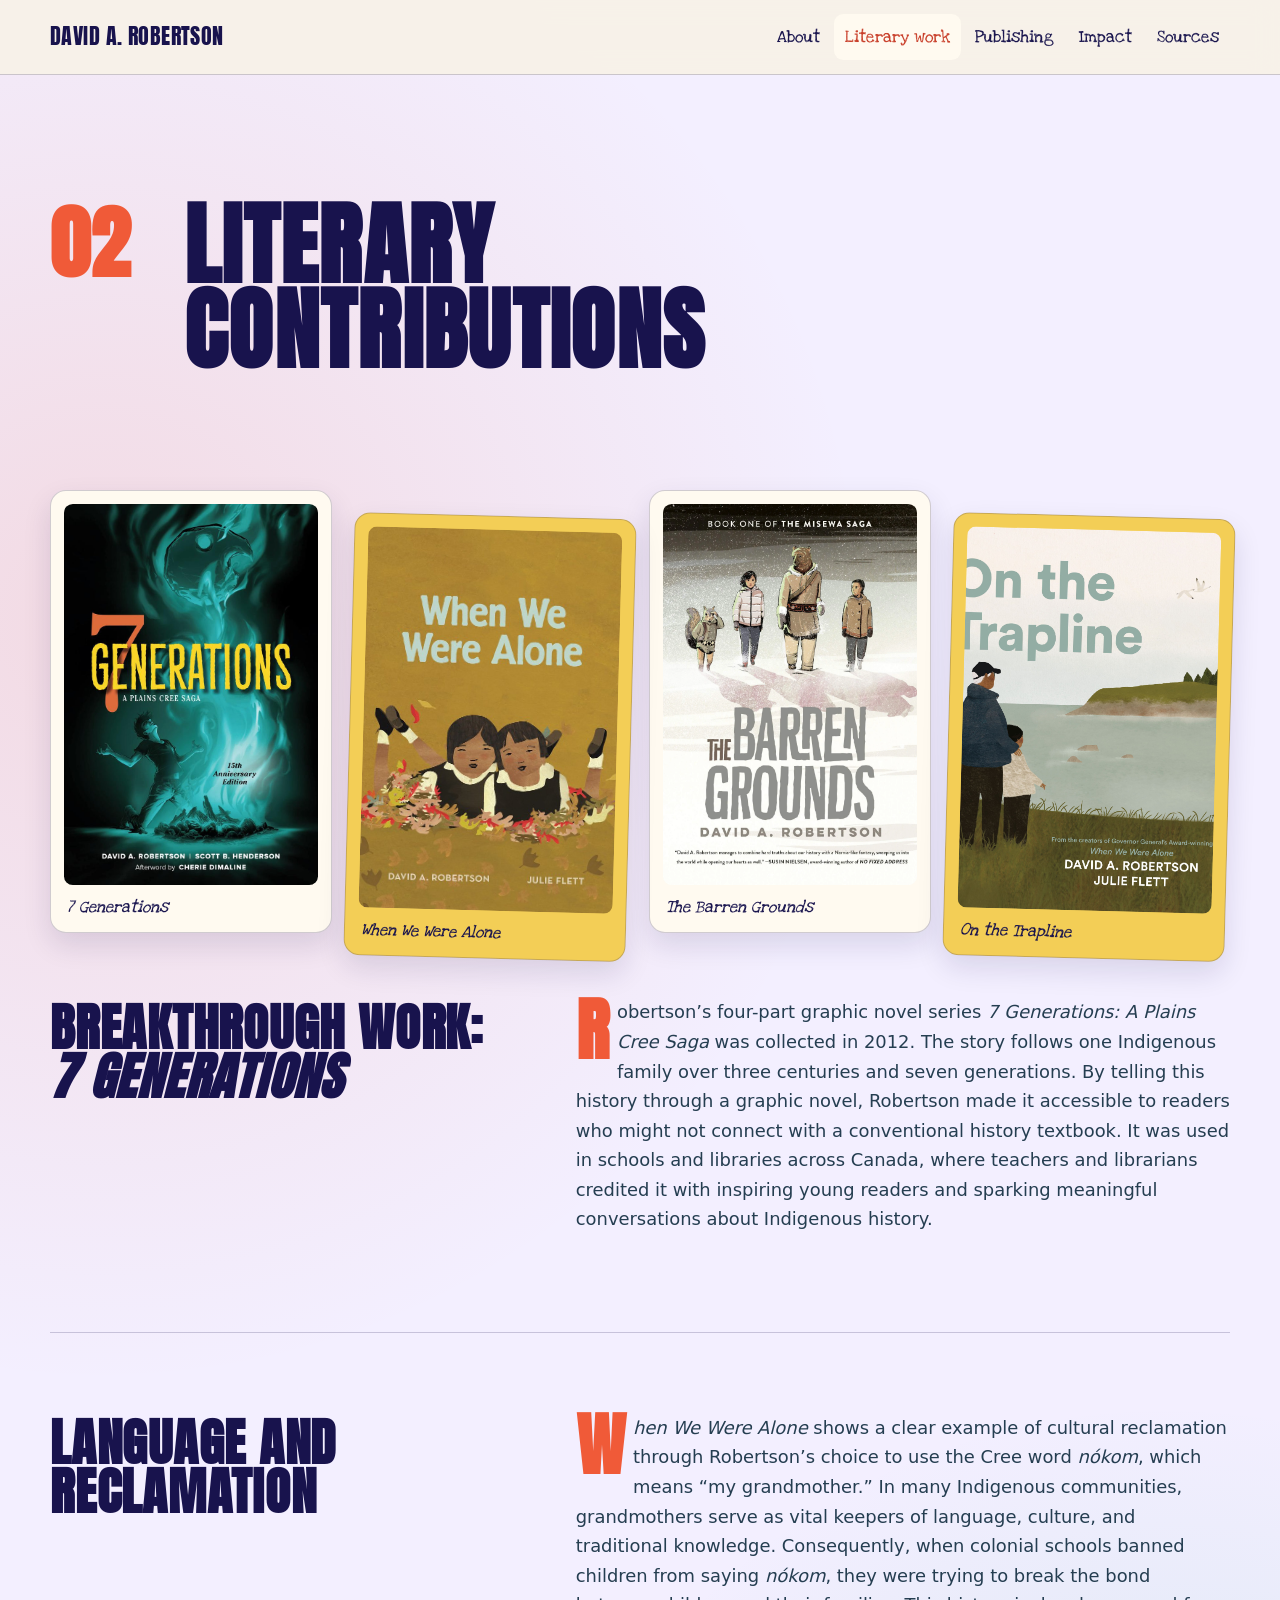
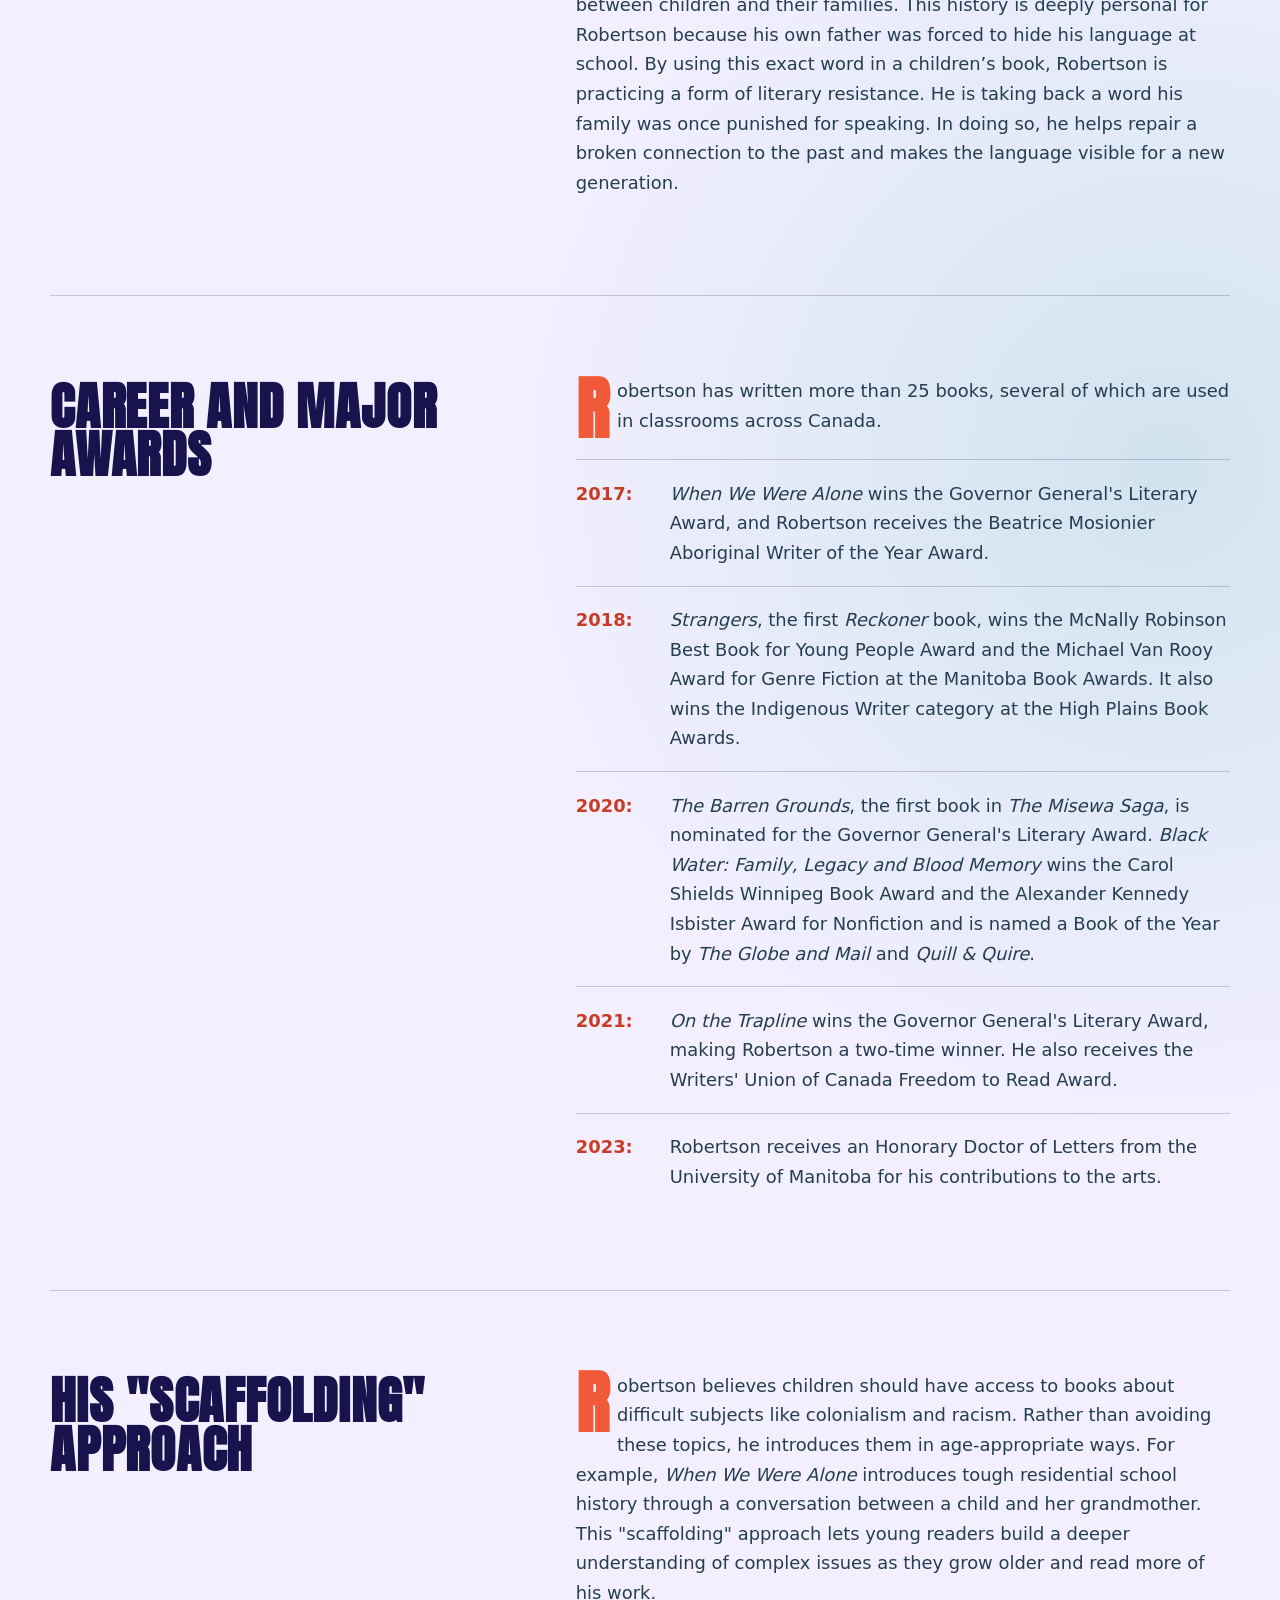
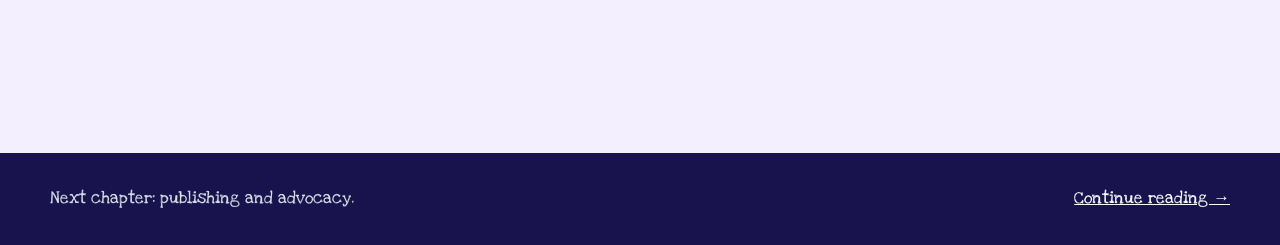
<file: literary-contributions.html>
<!doctype html><html lang="en"><head><meta charset="utf-8"><meta name="viewport" content="width=device-width,initial-scale=1"><meta name="description" content="Explore David A. Robertson's major books, awards, and approach to writing for young readers."><title>Literary Contributions | David A. Robertson</title><link rel="icon" href="/favicon.svg" type="image/svg+xml"><style>
@import url('https://fonts.googleapis.com/css2?family=Anton&family=Love+Ya+Like+A+Sister&display=swap');

:root {
  --ink: #18134d;
  --ink-soft: #514b77;
  --paper: #f3efff;
  --paper-deep: #ddd5ff;
  --white: #fffaf0;
  --red: #f05a38;
  --red-dark: #c83c27;
  --gold: #f3ce56;
  --teal: #22a99a;
  --line: rgba(24, 19, 77, 0.2);
  --shadow: 0 20px 52px rgba(24, 19, 77, 0.18);
  --display: "Anton", Impact, Haettenschweiler, "Arial Narrow Bold", sans-serif;
  --hand: "Love Ya Like A Sister", "Comic Sans MS", cursive;
  --radius: 1.25rem;
  --content: 1180px;
}

* { box-sizing: border-box; }

html { scroll-behavior: smooth; }

body {
  margin: 0;
  overflow-x: hidden;
  color: var(--ink);
  background:
    radial-gradient(circle at 8% 18%, rgba(240,90,56,.14), transparent 25%),
    radial-gradient(circle at 91% 60%, rgba(34,169,154,.16), transparent 28%),
    var(--paper);
  font-family: "Aptos", "Segoe UI", system-ui, sans-serif;
  font-size: 1rem;
  line-height: 1.65;
}

a { color: inherit; }
img { display: block; max-width: 100%; }

.skip-link {
  position: fixed;
  left: 1rem;
  top: -5rem;
  z-index: 100;
  padding: .75rem 1rem;
  background: var(--ink);
  color: white;
  border-radius: .5rem;
}
.skip-link:focus { top: 1rem; }

.site-header {
  position: sticky;
  top: 0;
  z-index: 20;
  background: rgba(247, 242, 232, .94);
  backdrop-filter: blur(14px);
  border-bottom: 1px solid var(--line);
}

.nav-wrap {
  width: min(calc(100% - 2rem), var(--content));
  min-height: 74px;
  margin: auto;
  display: flex;
  align-items: center;
  justify-content: space-between;
  gap: 1.5rem;
}

.brand {
  display: inline-flex;
  align-items: center;
  text-decoration: none;
  font-family: var(--display);
  font-size: 1.35rem;
  line-height: 1;
  text-transform: uppercase;
  letter-spacing: .02em;
}

.brand-mark { display: none; }
.brand-text,
.brand-text span { color: var(--ink); }
.site-nav { display: flex; align-items: center; gap: .2rem; }
.site-nav a {
  padding: .55rem .68rem;
  border-radius: .6rem;
  text-decoration: none;
  font-family: var(--hand);
  font-size: 1.08rem;
  font-weight: 400;
}
.site-nav a:hover,
.site-nav a[aria-current="page"] { background: var(--white); color: var(--red-dark); }

.menu-button {
  display: none;
  width: 44px;
  height: 44px;
  border: 1px solid var(--line);
  border-radius: .75rem;
  color: var(--ink);
  background: var(--white);
  font: inherit;
  font-weight: 800;
}

.menu-icon,
.menu-icon::before,
.menu-icon::after {
  display: block;
  width: 22px;
  height: 3px;
  border-radius: 999px;
  background: currentColor;
}
.menu-icon { position: relative; }
.menu-icon::before,
.menu-icon::after { content: ""; position: absolute; left: 0; }
.menu-icon::before { top: -7px; }
.menu-icon::after { top: 7px; }

.page-shell { overflow: hidden; }
.hero,
.page-intro,
.content-wrap,
.footer-wrap {
  width: min(calc(100% - 2rem), var(--content));
  margin-inline: auto;
}

.hero {
  min-height: min(700px, calc(100svh - 74px));
  display: grid;
  grid-template-columns: 1.08fr .92fr;
  align-items: center;
  gap: clamp(2.5rem, 7vw, 7rem);
  padding-block: clamp(2.25rem, 5vw, 4.5rem);
}

h1, h2, h3, blockquote {
  font-family: var(--display);
  letter-spacing: .015em;
  line-height: .95;
  text-transform: uppercase;
  overflow-wrap: anywhere;
  word-break: break-word;
}

h1 {
  max-width: 820px;
  margin: 0;
  font-size: clamp(3rem, 7vw, 6.6rem);
  font-weight: 900;
}

h1 em { color: var(--red); font-weight: 900; font-style: normal; }
.lede {
  max-width: 650px;
  margin: 1.5rem 0 0;
  color: var(--ink-soft);
  font-family: var(--hand);
  font-size: clamp(1.35rem, 2.5vw, 1.8rem);
  line-height: 1.35;
}

.hero-actions { display: flex; flex-wrap: wrap; gap: .8rem; margin-top: 2rem; }
.button {
  display: inline-flex;
  align-items: center;
  gap: .55rem;
  min-height: 48px;
  padding: .75rem 1.1rem;
  border: 1px solid var(--ink);
  border-radius: 999px;
  text-decoration: none;
  font-weight: 800;
}
.button.primary { color: white; background: var(--ink); }
.button:hover { transform: translateY(-2px); }

.portrait-frame {
  position: relative;
  max-width: 520px;
  margin-left: auto;
  padding: 1rem;
  background: var(--white);
  border: 1px solid var(--line);
  border-radius: 45% 45% 1.5rem 1.5rem;
  box-shadow: var(--shadow);
}
.portrait-frame::before {
  content: "";
  position: absolute;
  inset: -2.3rem -2.3rem auto auto;
  width: 6.5rem;
  height: 6.5rem;
  border: 12px solid var(--gold);
  border-radius: 50%;
  z-index: -1;
}
.portrait-frame img {
  width: 100%;
  aspect-ratio: 4 / 5;
  object-fit: cover;
  border-radius: 42% 42% .9rem .9rem;
}
.photo-note { margin: .7rem .25rem .1rem; color: var(--ink-soft); font-family: var(--hand); font-size: 1rem; }

.featured-works {
  width: min(calc(100% - 2rem), var(--content));
  margin: 0 auto clamp(4rem, 8vw, 7rem);
  display: grid;
  grid-template-columns: minmax(220px, .7fr) minmax(0, 1.3fr);
  gap: clamp(2rem, 5vw, 5rem);
  align-items: center;
}
.featured-works h2 { margin: 0 0 1rem; font-size: clamp(2.4rem, 5vw, 4.6rem); }
.featured-works p { margin: 0; color: var(--ink-soft); font-family: var(--hand); font-size: 1.25rem; line-height: 1.35; }
.cover-fan { display: grid; grid-template-columns: repeat(3, 1fr); align-items: end; gap: 1rem; }
.cover-fan figure { margin: 0; padding: .65rem; background: var(--white); border: 1px solid var(--line); border-radius: 1rem; box-shadow: var(--shadow); }
.cover-fan figure:nth-child(2) { transform: translateY(-1rem) rotate(-2deg); background: var(--gold); }
.cover-fan figure:nth-child(3) { transform: rotate(2deg); }
.cover-fan img { width: 100%; aspect-ratio: 2 / 3; object-fit: cover; border-radius: .55rem; }
.cover-fan figcaption { padding: .6rem .15rem .1rem; font-family: var(--hand); font-size: 1rem; line-height: 1.15; }

.chapter-strip {
  border-block: 1px solid var(--line);
  background: var(--white);
}
.chapter-grid {
  width: min(calc(100% - 2rem), var(--content));
  margin: auto;
  padding-block: 1.5rem;
  display: grid;
  grid-template-columns: repeat(4, 1fr);
  gap: 1px;
  background: var(--line);
}
.chapter-grid a {
  display: block;
  min-height: 170px;
  padding: 1.4rem;
  background: var(--white);
  text-decoration: none;
}
.chapter-grid a:hover { background: var(--paper); }
.chapter-no { color: var(--red); font-size: .8rem; font-weight: 900; }
.chapter-grid strong { display: block; margin-top: 2.1rem; font-family: Georgia, serif; font-size: 1.25rem; }
.chapter-grid span:last-child { color: var(--ink-soft); font-family: var(--hand); font-size: 1.08rem; line-height: 1.3; }

.page-intro { padding-block: clamp(4rem, 10vw, 8rem) clamp(2.5rem, 6vw, 5rem); }
.page-intro h1 { font-size: clamp(3.1rem, 7vw, 6rem); }
.page-kicker {
  display: grid;
  grid-template-columns: 110px 1fr;
  gap: 1.5rem;
  align-items: start;
}
.page-number { color: var(--red); font: 900 clamp(3rem, 7vw, 5rem)/1 var(--display); }

.content-wrap { padding-bottom: clamp(4rem, 10vw, 8rem); }
.story-grid { display: grid; grid-template-columns: minmax(0, .8fr) minmax(0, 1.2fr); gap: clamp(2rem, 7vw, 7rem); align-items: start; }
.story-grid + .story-grid { margin-top: 5rem; padding-top: 5rem; border-top: 1px solid var(--line); }
.section-label { position: sticky; top: 110px; }
.section-label h2 { margin: .4rem 0 0; font-size: clamp(2rem, 4vw, 3.6rem); font-weight: 900; }
.section-copy { color: #253e51; font-size: 1.12rem; }
.section-copy p:first-child { margin-top: 0; }
.section-copy > p:first-child::first-letter { float: left; margin: .08em .12em 0 0; color: var(--red); font: 900 4.3rem/.8 var(--display); }

.pull-quote {
  margin: 2rem 0;
  padding: 1.5rem 0 1.5rem 1.5rem;
  border-left: 5px solid var(--gold);
  color: var(--ink);
  font-family: var(--hand);
  font-size: clamp(1.6rem, 3vw, 2.45rem);
  text-transform: none;
  letter-spacing: 0;
  line-height: 1.2;
}

.timeline { list-style: none; padding: 0; margin: 1.5rem 0 0; }
.timeline li {
  display: grid;
  grid-template-columns: 78px 1fr;
  gap: 1rem;
  padding: 1.15rem 0;
  border-top: 1px solid var(--line);
}
.timeline strong { color: var(--red-dark); }

.impact-list { display: grid; gap: 1rem; margin: 2rem 0 0; }
.impact-card {
  display: grid;
  grid-template-columns: 44px 1fr;
  gap: 1rem;
  padding: 1.3rem;
  background: var(--white);
  border: 1px solid var(--line);
  border-radius: 1rem;
}
.impact-card b { display: block; margin-bottom: .25rem; }
.impact-icon { display: grid; place-items: center; width: 44px; height: 44px; color: white; background: var(--red); border-radius: 50%; font-family: Georgia, serif; font-weight: 800; }

.portrait-collage {
  display: grid;
  grid-template-columns: 1.3fr .9fr;
  gap: 1rem;
  margin: 2.5rem 0 4rem;
}
.portrait-collage figure { margin: 0; padding: .75rem; background: var(--white); border: 1px solid var(--line); border-radius: 1.25rem; box-shadow: var(--shadow); }
.portrait-collage figure:nth-child(2) { margin-top: 4rem; background: var(--gold); transform: rotate(2deg); }
.portrait-collage img { width: 100%; height: 360px; object-fit: cover; border-radius: .8rem; }

.works-gallery {
  display: grid;
  grid-template-columns: repeat(4, 1fr);
  gap: 1.1rem;
  margin: 2.5rem 0 4rem;
}
.work-card { margin: 0; padding: .8rem; color: var(--ink); background: var(--white); border: 1px solid var(--line); border-radius: 1rem; box-shadow: 0 12px 28px rgba(24,19,77,.12); }
.work-card:nth-child(even) { transform: translateY(1.6rem) rotate(1.5deg); background: var(--gold); }
.work-card img { width: 100%; aspect-ratio: 2/3; object-fit: cover; border-radius: .55rem; }
.work-card figcaption { padding: .75rem .2rem .15rem; font-family: var(--hand); font-size: 1.05rem; line-height: 1.2; }

.source-list { display: grid; gap: 1rem; }
.source-card {
  display: grid;
  grid-template-columns: 1fr auto;
  align-items: center;
  gap: 2rem;
  padding: 1.5rem;
  background: var(--white);
  border: 1px solid var(--line);
  border-radius: 1rem;
  text-decoration: none;
}
.source-card:hover { border-color: var(--red); transform: translateY(-2px); box-shadow: 0 10px 26px rgba(17,37,58,.08); }
.source-card h3 { margin: 0 0 .35rem; font-size: 1.3rem; }
.source-card p { margin: 0; color: var(--ink-soft); font-family: var(--hand); font-size: 1.08rem; line-height: 1.3; }
.source-arrow { color: var(--red); font-size: 1.5rem; }

.book-band {
  margin-top: 3rem;
  padding: clamp(2rem, 5vw, 4rem);
  color: var(--ink);
  background: var(--gold);
  border-radius: var(--radius);
}
.book-band h2 { max-width: 700px; margin: 0; font-size: clamp(2rem, 5vw, 4rem); font-weight: 900; }
.book-band p { max-width: 680px; color: var(--ink); font-family: var(--hand); font-size: 1.25rem; line-height: 1.35; }

.publishing-visual {
  display: grid;
  grid-template-columns: minmax(0, .8fr) minmax(0, 1.2fr);
  gap: clamp(2rem, 6vw, 6rem);
  align-items: center;
  margin-bottom: clamp(4rem, 8vw, 7rem);
}
.imprint-card {
  margin: 0;
  padding: clamp(1.5rem, 4vw, 3rem);
  display: grid;
  place-items: center;
  min-height: 330px;
  background: var(--white);
  border: 1px solid var(--line);
  border-radius: 2rem 2rem .8rem 2rem;
  box-shadow: var(--shadow);
}
.imprint-card img { width: min(100%, 360px); }
.publishing-copy h2 { margin: 0 0 1rem; font-size: clamp(2.5rem, 5vw, 4.5rem); }
.publishing-copy p { color: #253e51; font-size: 1.12rem; }
.advocacy-flow { margin: 0 0 clamp(4rem, 8vw, 7rem); padding: clamp(1.5rem, 4vw, 3rem); background: var(--ink); border-radius: var(--radius); color: white; }
.advocacy-flow h2 { max-width: 850px; margin: 0 0 2rem; color: var(--gold); font-size: clamp(2.2rem, 5vw, 4.2rem); }
.flow-grid { display: grid; grid-template-columns: repeat(3, 1fr); gap: 2.4rem; }
.flow-step { position: relative; min-height: 210px; padding: 1.4rem; color: var(--ink); background: var(--white); border-radius: 1rem; }
.flow-step:not(:last-child)::after { content: "→"; position: absolute; right: -2rem; top: 50%; transform: translateY(-50%); color: var(--gold); font: 900 2rem/1 var(--display); }
.flow-step span { display: grid; place-items: center; width: 42px; height: 42px; margin-bottom: 1.8rem; color: white; background: var(--red); border-radius: 50%; font-family: var(--display); font-size: 1.2rem; }
.flow-step h3 { margin: 0 0 .65rem; font-size: 1.55rem; line-height: 1; }
.flow-step p { margin: 0; color: var(--ink-soft); font-family: var(--hand); font-size: 1.08rem; line-height: 1.35; }
.format-band { padding: clamp(1.5rem, 4vw, 3rem); background: var(--gold); border-radius: var(--radius); }
.format-band h2 { margin: 0 0 1.4rem; font-size: clamp(2rem, 4vw, 3.4rem); }
.format-list { display: flex; flex-wrap: wrap; gap: .7rem; }
.format-list span { padding: .6rem .9rem; background: var(--white); border: 1px solid var(--ink); border-radius: 999px; font-family: var(--hand); font-size: 1.08rem; }

.journey-section { margin-top: 5rem; padding-top: 5rem; border-top: 1px solid var(--line); }
.journey-section > h2 { max-width: 760px; margin: 0 0 2rem; font-size: clamp(2.5rem, 5vw, 4.6rem); }
.journey-track { display: grid; grid-template-columns: repeat(4, 1fr); gap: 1rem; }
.journey-card { position: relative; min-height: 270px; padding: 1.4rem; background: var(--white); border: 1px solid var(--line); border-radius: 1rem; }
.journey-card:nth-child(2) { background: var(--gold); transform: translateY(1rem); }
.journey-card:nth-child(3) { background: var(--teal); color: var(--ink); }
.journey-card > span { display: grid; place-items: center; width: 42px; height: 42px; margin-bottom: 2rem; color: white; background: var(--red); border-radius: 50%; font-family: var(--display); font-size: 1.2rem; }
.journey-card h3 { margin: 0 0 .7rem; font-size: 1.6rem; line-height: 1; }
.journey-card p { margin: 0; color: var(--ink-soft); font-family: var(--hand); font-size: 1.05rem; line-height: 1.35; }
.journey-card:nth-child(3) p { color: var(--ink); }

.site-footer { color: #d8e1e8; background: var(--ink); }
.footer-wrap { padding-block: 2rem; display: flex; align-items: center; justify-content: space-between; gap: 1rem; }
.footer-wrap p { margin: 0; font-family: var(--hand); font-size: 1.05rem; }
.footer-wrap a { color: white; }

@media (max-width: 900px) {
  .menu-button { display: grid; place-items: center; padding: 0; }
  .site-nav {
    display: none;
    position: absolute;
    top: 66px;
    left: 1rem;
    right: 1rem;
    padding: .7rem;
    background: var(--white);
    border: 1px solid var(--line);
    border-radius: 1rem;
    box-shadow: var(--shadow);
  }
  .site-nav[data-open="true"] { display: grid; }
  .site-nav a { padding: .8rem; }
  .hero { grid-template-columns: 1fr; min-height: auto; }
  .featured-works,
  .publishing-visual { grid-template-columns: 1fr; }
  .flow-grid { grid-template-columns: 1fr; gap: 1rem; }
  .journey-track { grid-template-columns: repeat(2, 1fr); }
  .flow-step { min-height: 0; }
  .flow-step:not(:last-child)::after { content: "↓"; right: auto; left: 50%; top: auto; bottom: -1.45rem; transform: translateX(-50%); z-index: 2; }
  .portrait-frame { width: min(100%, 520px); margin: 0 auto; }
  .chapter-grid { grid-template-columns: repeat(2, 1fr); }
  .story-grid { grid-template-columns: 1fr; gap: 1.5rem; }
  .works-gallery { grid-template-columns: repeat(2, 1fr); }
  .section-label { position: static; }
  .page-kicker { grid-template-columns: 72px 1fr; }
}

@media (max-width: 580px) {
  .brand { font-size: 1.05rem; }
  .hero { gap: 2rem; padding-block: 2rem; }
  .hero h1 { font-size: clamp(2.8rem, 14vw, 4rem); }
  .lede { margin-top: 1rem; font-size: 1.2rem; }
  .hero-actions { margin-top: 1.25rem; }
  .portrait-frame { max-width: 340px; }
  .featured-works { margin-top: 1rem; }
  .cover-fan { gap: .45rem; }
  .cover-fan figure { padding: .35rem; border-radius: .65rem; }
  .cover-fan figcaption { font-size: .84rem; }
  .journey-track { grid-template-columns: 1fr; }
  .journey-card { min-height: 0; }
  .journey-card:nth-child(2) { transform: none; }
  .chapter-grid { grid-template-columns: 1fr; }
  .chapter-grid a { min-height: 130px; }
  .page-kicker { display: block; }
  .page-intro h1 { font-size: clamp(2.5rem, 16vw, 4rem); max-width: 100%; }
  .section-label h2 { font-size: clamp(2rem, 12vw, 3rem); max-width: 100%; }
  .page-number { margin-bottom: 1rem; }
  .timeline li { grid-template-columns: 62px 1fr; }
  .source-card { grid-template-columns: 1fr; gap: .6rem; }
  .portrait-collage { grid-template-columns: 1fr; }
  .portrait-collage figure:nth-child(2) { margin-top: 0; }
  .footer-wrap { align-items: flex-start; flex-direction: column; }
}

@media (prefers-reduced-motion: no-preference) {
  .button, .source-card { transition: transform .2s ease, box-shadow .2s ease, border-color .2s ease; }
}

</style><script>
document.addEventListener('DOMContentLoaded', () => {
  const menuButton = document.querySelector('.menu-button');
  const nav = document.querySelector('.site-nav');

  if (menuButton && nav) {
    menuButton.addEventListener('click', () => {
      const next = nav.dataset.open !== 'true';
      nav.dataset.open = String(next);
      menuButton.setAttribute('aria-expanded', String(next));
      menuButton.setAttribute('aria-label', next ? 'Close navigation' : 'Open navigation');
    });

    nav.addEventListener('click', () => {
      nav.dataset.open = 'false';
      menuButton.setAttribute('aria-expanded', 'false');
      menuButton.setAttribute('aria-label', 'Open navigation');
    });
  }
});

</script></head><body><a class="skip-link" href="#main">Skip to content</a>
<header class="site-header"><div class="nav-wrap"><a class="brand" href="/"><span class="brand-text">David A. Robertson</span></a><button class="menu-button" type="button" aria-label="Open navigation" aria-expanded="false"><span class="menu-icon" aria-hidden="true"></span></button><nav class="site-nav" aria-label="Main navigation"><a href="/about">About</a><a href="/literary-contributions" aria-current="page">Literary work</a><a href="/publishing-advocacy">Publishing</a><a href="/impact-legacy">Impact</a><a href="/sources">Sources</a></nav></div></header>
<main id="main"><header class="page-intro"><div class="page-kicker"><span class="page-number">02</span><div><h1>Literary Contributions</h1></div></div></header><div class="content-wrap">
<div class="works-gallery" aria-label="Selected books by David A. Robertson"><figure class="work-card"><img src="/seven-generations.jpg" alt="Cover of 7 Generations: A Plains Cree Saga"><figcaption><cite>7 Generations</cite></figcaption></figure><figure class="work-card"><img src="/when-we-were-alone.jpg" alt="Cover of When We Were Alone"><figcaption><cite>When We Were Alone</cite></figcaption></figure><figure class="work-card"><img src="/barren-grounds.jpg" alt="Cover of The Barren Grounds"><figcaption><cite>The Barren Grounds</cite></figcaption></figure><figure class="work-card"><img src="/on-the-trapline.jpg" alt="Cover of On the Trapline"><figcaption><cite>On the Trapline</cite></figcaption></figure></div>
<section class="story-grid"><div class="section-label"><h2>Breakthrough Work: <cite>7 Generations</cite></h2></div><div class="section-copy"><p>Robertson’s four-part graphic novel series <cite>7 Generations: A Plains Cree Saga</cite> was collected in 2012. The story follows one Indigenous family over three centuries and seven generations. By telling this history through a graphic novel, Robertson made it accessible to readers who might not connect with a conventional history textbook. It was used in schools and libraries across Canada, where teachers and librarians credited it with inspiring young readers and sparking meaningful conversations about Indigenous history.</p></div></section>
<section class="story-grid"><div class="section-label"><h2>Language and Reclamation</h2></div><div class="section-copy"><p><cite>When We Were Alone</cite> shows a clear example of cultural reclamation through Robertson’s choice to use the Cree word <i lang="cr">nókom</i>, which means “my grandmother.” In many Indigenous communities, grandmothers serve as vital keepers of language, culture, and traditional knowledge. Consequently, when colonial schools banned children from saying <i lang="cr">nókom</i>, they were trying to break the bond between children and their families. This history is deeply personal for Robertson because his own father was forced to hide his language at school. By using this exact word in a children’s book, Robertson is practicing a form of literary resistance. He is taking back a word his family was once punished for speaking. In doing so, he helps repair a broken connection to the past and makes the language visible for a new generation.</p></div></section>
<section class="story-grid"><div class="section-label"><h2>Career and Major Awards</h2></div><div class="section-copy"><p>Robertson has written more than 25 books, several of which are used in classrooms across Canada.</p><ol class="timeline"><li><strong>2017:</strong><span><cite>When We Were Alone</cite> wins the Governor General's Literary Award, and Robertson receives the Beatrice Mosionier Aboriginal Writer of the Year Award.</span></li><li><strong>2018:</strong><span><cite>Strangers</cite>, the first <cite>Reckoner</cite> book, wins the McNally Robinson Best Book for Young People Award and the Michael Van Rooy Award for Genre Fiction at the Manitoba Book Awards. It also wins the Indigenous Writer category at the High Plains Book Awards.</span></li><li><strong>2020:</strong><span><cite>The Barren Grounds</cite>, the first book in <cite>The Misewa Saga</cite>, is nominated for the Governor General's Literary Award. <cite>Black Water: Family, Legacy and Blood Memory</cite> wins the Carol Shields Winnipeg Book Award and the Alexander Kennedy Isbister Award for Nonfiction and is named a Book of the Year by <cite>The Globe and Mail</cite> and <cite>Quill &amp; Quire</cite>.</span></li><li><strong>2021:</strong><span><cite>On the Trapline</cite> wins the Governor General's Literary Award, making Robertson a two-time winner. He also receives the Writers' Union of Canada Freedom to Read Award.</span></li><li><strong>2023:</strong><span>Robertson receives an Honorary Doctor of Letters from the University of Manitoba for his contributions to the arts.</span></li></ol></div></section>
<section class="story-grid"><div class="section-label"><h2>His "Scaffolding" Approach</h2></div><div class="section-copy"><p>Robertson believes children should have access to books about difficult subjects like colonialism and racism. Rather than avoiding these topics, he introduces them in age-appropriate ways. For example, <cite>When We Were Alone</cite> introduces tough residential school history through a conversation between a child and her grandmother. This "scaffolding" approach lets young readers build a deeper understanding of complex issues as they grow older and read more of his work.</p></div></section>
</div></main><footer class="site-footer"><div class="footer-wrap"><p>Next chapter: publishing and advocacy.</p><p><a href="/publishing-advocacy">Continue reading →</a></p></div></footer></body></html>
</file>
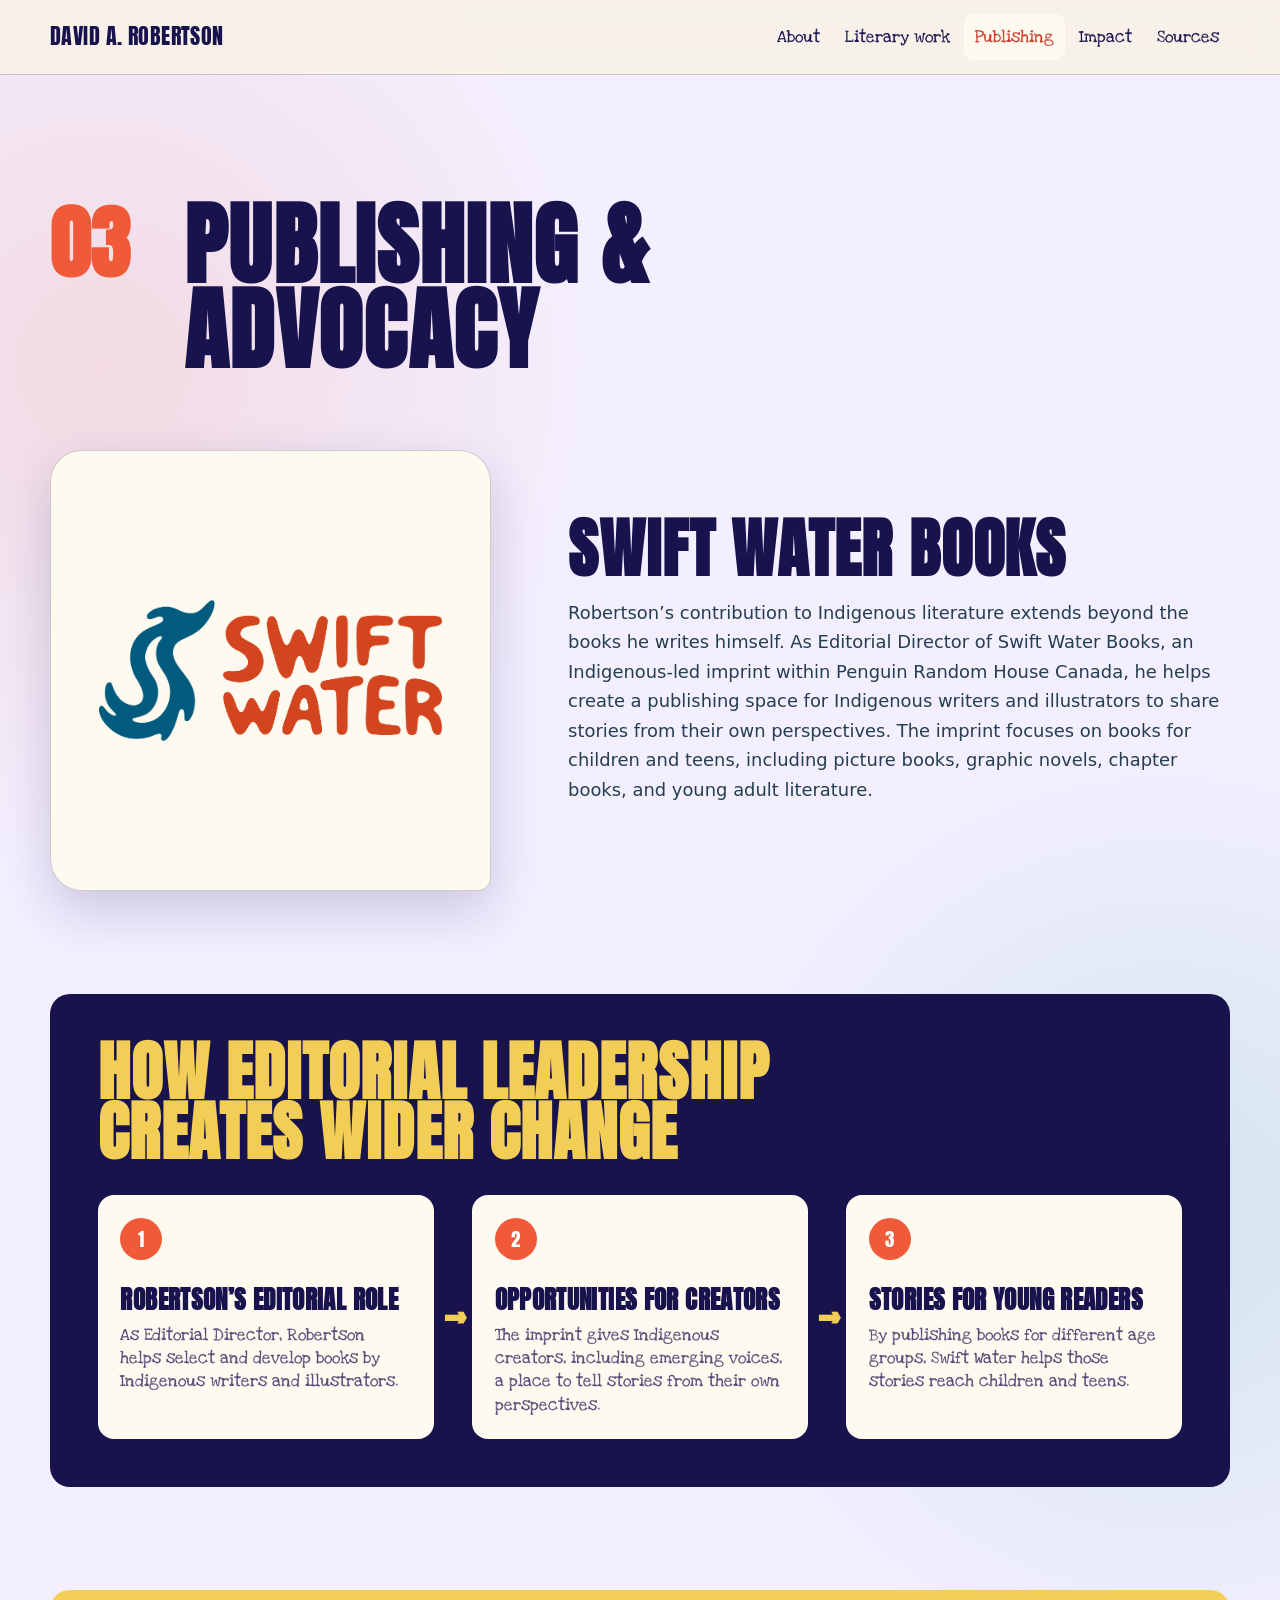
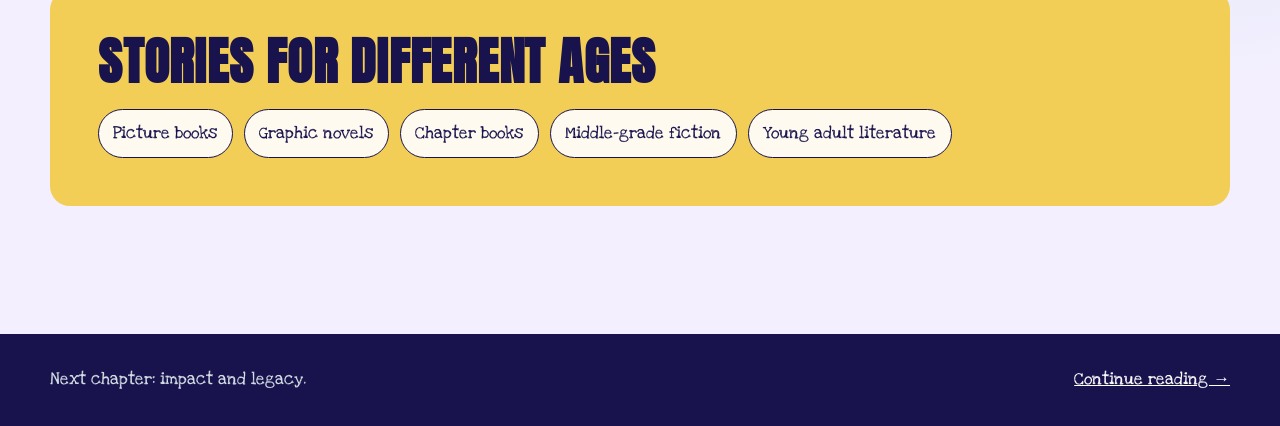
<file: publishing-advocacy.html>
<!doctype html><html lang="en"><head><meta charset="utf-8"><meta name="viewport" content="width=device-width,initial-scale=1"><meta name="description" content="Learn about Swift Water Books and David A. Robertson's work supporting Indigenous creators."><title>Publishing and Advocacy | David A. Robertson</title><link rel="icon" href="/favicon.svg" type="image/svg+xml"><style>
@import url('https://fonts.googleapis.com/css2?family=Anton&family=Love+Ya+Like+A+Sister&display=swap');

:root {
  --ink: #18134d;
  --ink-soft: #514b77;
  --paper: #f3efff;
  --paper-deep: #ddd5ff;
  --white: #fffaf0;
  --red: #f05a38;
  --red-dark: #c83c27;
  --gold: #f3ce56;
  --teal: #22a99a;
  --line: rgba(24, 19, 77, 0.2);
  --shadow: 0 20px 52px rgba(24, 19, 77, 0.18);
  --display: "Anton", Impact, Haettenschweiler, "Arial Narrow Bold", sans-serif;
  --hand: "Love Ya Like A Sister", "Comic Sans MS", cursive;
  --radius: 1.25rem;
  --content: 1180px;
}

* { box-sizing: border-box; }

html { scroll-behavior: smooth; }

body {
  margin: 0;
  overflow-x: hidden;
  color: var(--ink);
  background:
    radial-gradient(circle at 8% 18%, rgba(240,90,56,.14), transparent 25%),
    radial-gradient(circle at 91% 60%, rgba(34,169,154,.16), transparent 28%),
    var(--paper);
  font-family: "Aptos", "Segoe UI", system-ui, sans-serif;
  font-size: 1rem;
  line-height: 1.65;
}

a { color: inherit; }
img { display: block; max-width: 100%; }

.skip-link {
  position: fixed;
  left: 1rem;
  top: -5rem;
  z-index: 100;
  padding: .75rem 1rem;
  background: var(--ink);
  color: white;
  border-radius: .5rem;
}
.skip-link:focus { top: 1rem; }

.site-header {
  position: sticky;
  top: 0;
  z-index: 20;
  background: rgba(247, 242, 232, .94);
  backdrop-filter: blur(14px);
  border-bottom: 1px solid var(--line);
}

.nav-wrap {
  width: min(calc(100% - 2rem), var(--content));
  min-height: 74px;
  margin: auto;
  display: flex;
  align-items: center;
  justify-content: space-between;
  gap: 1.5rem;
}

.brand {
  display: inline-flex;
  align-items: center;
  text-decoration: none;
  font-family: var(--display);
  font-size: 1.35rem;
  line-height: 1;
  text-transform: uppercase;
  letter-spacing: .02em;
}

.brand-mark { display: none; }
.brand-text,
.brand-text span { color: var(--ink); }
.site-nav { display: flex; align-items: center; gap: .2rem; }
.site-nav a {
  padding: .55rem .68rem;
  border-radius: .6rem;
  text-decoration: none;
  font-family: var(--hand);
  font-size: 1.08rem;
  font-weight: 400;
}
.site-nav a:hover,
.site-nav a[aria-current="page"] { background: var(--white); color: var(--red-dark); }

.menu-button {
  display: none;
  width: 44px;
  height: 44px;
  border: 1px solid var(--line);
  border-radius: .75rem;
  color: var(--ink);
  background: var(--white);
  font: inherit;
  font-weight: 800;
}

.menu-icon,
.menu-icon::before,
.menu-icon::after {
  display: block;
  width: 22px;
  height: 3px;
  border-radius: 999px;
  background: currentColor;
}
.menu-icon { position: relative; }
.menu-icon::before,
.menu-icon::after { content: ""; position: absolute; left: 0; }
.menu-icon::before { top: -7px; }
.menu-icon::after { top: 7px; }

.page-shell { overflow: hidden; }
.hero,
.page-intro,
.content-wrap,
.footer-wrap {
  width: min(calc(100% - 2rem), var(--content));
  margin-inline: auto;
}

.hero {
  min-height: min(700px, calc(100svh - 74px));
  display: grid;
  grid-template-columns: 1.08fr .92fr;
  align-items: center;
  gap: clamp(2.5rem, 7vw, 7rem);
  padding-block: clamp(2.25rem, 5vw, 4.5rem);
}

h1, h2, h3, blockquote {
  font-family: var(--display);
  letter-spacing: .015em;
  line-height: .95;
  text-transform: uppercase;
  overflow-wrap: anywhere;
  word-break: break-word;
}

h1 {
  max-width: 820px;
  margin: 0;
  font-size: clamp(3rem, 7vw, 6.6rem);
  font-weight: 900;
}

h1 em { color: var(--red); font-weight: 900; font-style: normal; }
.lede {
  max-width: 650px;
  margin: 1.5rem 0 0;
  color: var(--ink-soft);
  font-family: var(--hand);
  font-size: clamp(1.35rem, 2.5vw, 1.8rem);
  line-height: 1.35;
}

.hero-actions { display: flex; flex-wrap: wrap; gap: .8rem; margin-top: 2rem; }
.button {
  display: inline-flex;
  align-items: center;
  gap: .55rem;
  min-height: 48px;
  padding: .75rem 1.1rem;
  border: 1px solid var(--ink);
  border-radius: 999px;
  text-decoration: none;
  font-weight: 800;
}
.button.primary { color: white; background: var(--ink); }
.button:hover { transform: translateY(-2px); }

.portrait-frame {
  position: relative;
  max-width: 520px;
  margin-left: auto;
  padding: 1rem;
  background: var(--white);
  border: 1px solid var(--line);
  border-radius: 45% 45% 1.5rem 1.5rem;
  box-shadow: var(--shadow);
}
.portrait-frame::before {
  content: "";
  position: absolute;
  inset: -2.3rem -2.3rem auto auto;
  width: 6.5rem;
  height: 6.5rem;
  border: 12px solid var(--gold);
  border-radius: 50%;
  z-index: -1;
}
.portrait-frame img {
  width: 100%;
  aspect-ratio: 4 / 5;
  object-fit: cover;
  border-radius: 42% 42% .9rem .9rem;
}
.photo-note { margin: .7rem .25rem .1rem; color: var(--ink-soft); font-family: var(--hand); font-size: 1rem; }

.featured-works {
  width: min(calc(100% - 2rem), var(--content));
  margin: 0 auto clamp(4rem, 8vw, 7rem);
  display: grid;
  grid-template-columns: minmax(220px, .7fr) minmax(0, 1.3fr);
  gap: clamp(2rem, 5vw, 5rem);
  align-items: center;
}
.featured-works h2 { margin: 0 0 1rem; font-size: clamp(2.4rem, 5vw, 4.6rem); }
.featured-works p { margin: 0; color: var(--ink-soft); font-family: var(--hand); font-size: 1.25rem; line-height: 1.35; }
.cover-fan { display: grid; grid-template-columns: repeat(3, 1fr); align-items: end; gap: 1rem; }
.cover-fan figure { margin: 0; padding: .65rem; background: var(--white); border: 1px solid var(--line); border-radius: 1rem; box-shadow: var(--shadow); }
.cover-fan figure:nth-child(2) { transform: translateY(-1rem) rotate(-2deg); background: var(--gold); }
.cover-fan figure:nth-child(3) { transform: rotate(2deg); }
.cover-fan img { width: 100%; aspect-ratio: 2 / 3; object-fit: cover; border-radius: .55rem; }
.cover-fan figcaption { padding: .6rem .15rem .1rem; font-family: var(--hand); font-size: 1rem; line-height: 1.15; }

.chapter-strip {
  border-block: 1px solid var(--line);
  background: var(--white);
}
.chapter-grid {
  width: min(calc(100% - 2rem), var(--content));
  margin: auto;
  padding-block: 1.5rem;
  display: grid;
  grid-template-columns: repeat(4, 1fr);
  gap: 1px;
  background: var(--line);
}
.chapter-grid a {
  display: block;
  min-height: 170px;
  padding: 1.4rem;
  background: var(--white);
  text-decoration: none;
}
.chapter-grid a:hover { background: var(--paper); }
.chapter-no { color: var(--red); font-size: .8rem; font-weight: 900; }
.chapter-grid strong { display: block; margin-top: 2.1rem; font-family: Georgia, serif; font-size: 1.25rem; }
.chapter-grid span:last-child { color: var(--ink-soft); font-family: var(--hand); font-size: 1.08rem; line-height: 1.3; }

.page-intro { padding-block: clamp(4rem, 10vw, 8rem) clamp(2.5rem, 6vw, 5rem); }
.page-intro h1 { font-size: clamp(3.1rem, 7vw, 6rem); }
.page-kicker {
  display: grid;
  grid-template-columns: 110px 1fr;
  gap: 1.5rem;
  align-items: start;
}
.page-number { color: var(--red); font: 900 clamp(3rem, 7vw, 5rem)/1 var(--display); }

.content-wrap { padding-bottom: clamp(4rem, 10vw, 8rem); }
.story-grid { display: grid; grid-template-columns: minmax(0, .8fr) minmax(0, 1.2fr); gap: clamp(2rem, 7vw, 7rem); align-items: start; }
.story-grid + .story-grid { margin-top: 5rem; padding-top: 5rem; border-top: 1px solid var(--line); }
.section-label { position: sticky; top: 110px; }
.section-label h2 { margin: .4rem 0 0; font-size: clamp(2rem, 4vw, 3.6rem); font-weight: 900; }
.section-copy { color: #253e51; font-size: 1.12rem; }
.section-copy p:first-child { margin-top: 0; }
.section-copy > p:first-child::first-letter { float: left; margin: .08em .12em 0 0; color: var(--red); font: 900 4.3rem/.8 var(--display); }

.pull-quote {
  margin: 2rem 0;
  padding: 1.5rem 0 1.5rem 1.5rem;
  border-left: 5px solid var(--gold);
  color: var(--ink);
  font-family: var(--hand);
  font-size: clamp(1.6rem, 3vw, 2.45rem);
  text-transform: none;
  letter-spacing: 0;
  line-height: 1.2;
}

.timeline { list-style: none; padding: 0; margin: 1.5rem 0 0; }
.timeline li {
  display: grid;
  grid-template-columns: 78px 1fr;
  gap: 1rem;
  padding: 1.15rem 0;
  border-top: 1px solid var(--line);
}
.timeline strong { color: var(--red-dark); }

.impact-list { display: grid; gap: 1rem; margin: 2rem 0 0; }
.impact-card {
  display: grid;
  grid-template-columns: 44px 1fr;
  gap: 1rem;
  padding: 1.3rem;
  background: var(--white);
  border: 1px solid var(--line);
  border-radius: 1rem;
}
.impact-card b { display: block; margin-bottom: .25rem; }
.impact-icon { display: grid; place-items: center; width: 44px; height: 44px; color: white; background: var(--red); border-radius: 50%; font-family: Georgia, serif; font-weight: 800; }

.portrait-collage {
  display: grid;
  grid-template-columns: 1.3fr .9fr;
  gap: 1rem;
  margin: 2.5rem 0 4rem;
}
.portrait-collage figure { margin: 0; padding: .75rem; background: var(--white); border: 1px solid var(--line); border-radius: 1.25rem; box-shadow: var(--shadow); }
.portrait-collage figure:nth-child(2) { margin-top: 4rem; background: var(--gold); transform: rotate(2deg); }
.portrait-collage img { width: 100%; height: 360px; object-fit: cover; border-radius: .8rem; }

.works-gallery {
  display: grid;
  grid-template-columns: repeat(4, 1fr);
  gap: 1.1rem;
  margin: 2.5rem 0 4rem;
}
.work-card { margin: 0; padding: .8rem; color: var(--ink); background: var(--white); border: 1px solid var(--line); border-radius: 1rem; box-shadow: 0 12px 28px rgba(24,19,77,.12); }
.work-card:nth-child(even) { transform: translateY(1.6rem) rotate(1.5deg); background: var(--gold); }
.work-card img { width: 100%; aspect-ratio: 2/3; object-fit: cover; border-radius: .55rem; }
.work-card figcaption { padding: .75rem .2rem .15rem; font-family: var(--hand); font-size: 1.05rem; line-height: 1.2; }

.source-list { display: grid; gap: 1rem; }
.source-card {
  display: grid;
  grid-template-columns: 1fr auto;
  align-items: center;
  gap: 2rem;
  padding: 1.5rem;
  background: var(--white);
  border: 1px solid var(--line);
  border-radius: 1rem;
  text-decoration: none;
}
.source-card:hover { border-color: var(--red); transform: translateY(-2px); box-shadow: 0 10px 26px rgba(17,37,58,.08); }
.source-card h3 { margin: 0 0 .35rem; font-size: 1.3rem; }
.source-card p { margin: 0; color: var(--ink-soft); font-family: var(--hand); font-size: 1.08rem; line-height: 1.3; }
.source-arrow { color: var(--red); font-size: 1.5rem; }

.book-band {
  margin-top: 3rem;
  padding: clamp(2rem, 5vw, 4rem);
  color: var(--ink);
  background: var(--gold);
  border-radius: var(--radius);
}
.book-band h2 { max-width: 700px; margin: 0; font-size: clamp(2rem, 5vw, 4rem); font-weight: 900; }
.book-band p { max-width: 680px; color: var(--ink); font-family: var(--hand); font-size: 1.25rem; line-height: 1.35; }

.publishing-visual {
  display: grid;
  grid-template-columns: minmax(0, .8fr) minmax(0, 1.2fr);
  gap: clamp(2rem, 6vw, 6rem);
  align-items: center;
  margin-bottom: clamp(4rem, 8vw, 7rem);
}
.imprint-card {
  margin: 0;
  padding: clamp(1.5rem, 4vw, 3rem);
  display: grid;
  place-items: center;
  min-height: 330px;
  background: var(--white);
  border: 1px solid var(--line);
  border-radius: 2rem 2rem .8rem 2rem;
  box-shadow: var(--shadow);
}
.imprint-card img { width: min(100%, 360px); }
.publishing-copy h2 { margin: 0 0 1rem; font-size: clamp(2.5rem, 5vw, 4.5rem); }
.publishing-copy p { color: #253e51; font-size: 1.12rem; }
.advocacy-flow { margin: 0 0 clamp(4rem, 8vw, 7rem); padding: clamp(1.5rem, 4vw, 3rem); background: var(--ink); border-radius: var(--radius); color: white; }
.advocacy-flow h2 { max-width: 850px; margin: 0 0 2rem; color: var(--gold); font-size: clamp(2.2rem, 5vw, 4.2rem); }
.flow-grid { display: grid; grid-template-columns: repeat(3, 1fr); gap: 2.4rem; }
.flow-step { position: relative; min-height: 210px; padding: 1.4rem; color: var(--ink); background: var(--white); border-radius: 1rem; }
.flow-step:not(:last-child)::after { content: "→"; position: absolute; right: -2rem; top: 50%; transform: translateY(-50%); color: var(--gold); font: 900 2rem/1 var(--display); }
.flow-step span { display: grid; place-items: center; width: 42px; height: 42px; margin-bottom: 1.8rem; color: white; background: var(--red); border-radius: 50%; font-family: var(--display); font-size: 1.2rem; }
.flow-step h3 { margin: 0 0 .65rem; font-size: 1.55rem; line-height: 1; }
.flow-step p { margin: 0; color: var(--ink-soft); font-family: var(--hand); font-size: 1.08rem; line-height: 1.35; }
.format-band { padding: clamp(1.5rem, 4vw, 3rem); background: var(--gold); border-radius: var(--radius); }
.format-band h2 { margin: 0 0 1.4rem; font-size: clamp(2rem, 4vw, 3.4rem); }
.format-list { display: flex; flex-wrap: wrap; gap: .7rem; }
.format-list span { padding: .6rem .9rem; background: var(--white); border: 1px solid var(--ink); border-radius: 999px; font-family: var(--hand); font-size: 1.08rem; }

.journey-section { margin-top: 5rem; padding-top: 5rem; border-top: 1px solid var(--line); }
.journey-section > h2 { max-width: 760px; margin: 0 0 2rem; font-size: clamp(2.5rem, 5vw, 4.6rem); }
.journey-track { display: grid; grid-template-columns: repeat(4, 1fr); gap: 1rem; }
.journey-card { position: relative; min-height: 270px; padding: 1.4rem; background: var(--white); border: 1px solid var(--line); border-radius: 1rem; }
.journey-card:nth-child(2) { background: var(--gold); transform: translateY(1rem); }
.journey-card:nth-child(3) { background: var(--teal); color: var(--ink); }
.journey-card > span { display: grid; place-items: center; width: 42px; height: 42px; margin-bottom: 2rem; color: white; background: var(--red); border-radius: 50%; font-family: var(--display); font-size: 1.2rem; }
.journey-card h3 { margin: 0 0 .7rem; font-size: 1.6rem; line-height: 1; }
.journey-card p { margin: 0; color: var(--ink-soft); font-family: var(--hand); font-size: 1.05rem; line-height: 1.35; }
.journey-card:nth-child(3) p { color: var(--ink); }

.site-footer { color: #d8e1e8; background: var(--ink); }
.footer-wrap { padding-block: 2rem; display: flex; align-items: center; justify-content: space-between; gap: 1rem; }
.footer-wrap p { margin: 0; font-family: var(--hand); font-size: 1.05rem; }
.footer-wrap a { color: white; }

@media (max-width: 900px) {
  .menu-button { display: grid; place-items: center; padding: 0; }
  .site-nav {
    display: none;
    position: absolute;
    top: 66px;
    left: 1rem;
    right: 1rem;
    padding: .7rem;
    background: var(--white);
    border: 1px solid var(--line);
    border-radius: 1rem;
    box-shadow: var(--shadow);
  }
  .site-nav[data-open="true"] { display: grid; }
  .site-nav a { padding: .8rem; }
  .hero { grid-template-columns: 1fr; min-height: auto; }
  .featured-works,
  .publishing-visual { grid-template-columns: 1fr; }
  .flow-grid { grid-template-columns: 1fr; gap: 1rem; }
  .journey-track { grid-template-columns: repeat(2, 1fr); }
  .flow-step { min-height: 0; }
  .flow-step:not(:last-child)::after { content: "↓"; right: auto; left: 50%; top: auto; bottom: -1.45rem; transform: translateX(-50%); z-index: 2; }
  .portrait-frame { width: min(100%, 520px); margin: 0 auto; }
  .chapter-grid { grid-template-columns: repeat(2, 1fr); }
  .story-grid { grid-template-columns: 1fr; gap: 1.5rem; }
  .works-gallery { grid-template-columns: repeat(2, 1fr); }
  .section-label { position: static; }
  .page-kicker { grid-template-columns: 72px 1fr; }
}

@media (max-width: 580px) {
  .brand { font-size: 1.05rem; }
  .hero { gap: 2rem; padding-block: 2rem; }
  .hero h1 { font-size: clamp(2.8rem, 14vw, 4rem); }
  .lede { margin-top: 1rem; font-size: 1.2rem; }
  .hero-actions { margin-top: 1.25rem; }
  .portrait-frame { max-width: 340px; }
  .featured-works { margin-top: 1rem; }
  .cover-fan { gap: .45rem; }
  .cover-fan figure { padding: .35rem; border-radius: .65rem; }
  .cover-fan figcaption { font-size: .84rem; }
  .journey-track { grid-template-columns: 1fr; }
  .journey-card { min-height: 0; }
  .journey-card:nth-child(2) { transform: none; }
  .chapter-grid { grid-template-columns: 1fr; }
  .chapter-grid a { min-height: 130px; }
  .page-kicker { display: block; }
  .page-intro h1 { font-size: clamp(2.5rem, 16vw, 4rem); max-width: 100%; }
  .section-label h2 { font-size: clamp(2rem, 12vw, 3rem); max-width: 100%; }
  .page-number { margin-bottom: 1rem; }
  .timeline li { grid-template-columns: 62px 1fr; }
  .source-card { grid-template-columns: 1fr; gap: .6rem; }
  .portrait-collage { grid-template-columns: 1fr; }
  .portrait-collage figure:nth-child(2) { margin-top: 0; }
  .footer-wrap { align-items: flex-start; flex-direction: column; }
}

@media (prefers-reduced-motion: no-preference) {
  .button, .source-card { transition: transform .2s ease, box-shadow .2s ease, border-color .2s ease; }
}

</style><script>
document.addEventListener('DOMContentLoaded', () => {
  const menuButton = document.querySelector('.menu-button');
  const nav = document.querySelector('.site-nav');

  if (menuButton && nav) {
    menuButton.addEventListener('click', () => {
      const next = nav.dataset.open !== 'true';
      nav.dataset.open = String(next);
      menuButton.setAttribute('aria-expanded', String(next));
      menuButton.setAttribute('aria-label', next ? 'Close navigation' : 'Open navigation');
    });

    nav.addEventListener('click', () => {
      nav.dataset.open = 'false';
      menuButton.setAttribute('aria-expanded', 'false');
      menuButton.setAttribute('aria-label', 'Open navigation');
    });
  }
});

</script></head><body><a class="skip-link" href="#main">Skip to content</a>
<header class="site-header"><div class="nav-wrap"><a class="brand" href="/"><span class="brand-text">David A. Robertson</span></a><button class="menu-button" type="button" aria-label="Open navigation" aria-expanded="false"><span class="menu-icon" aria-hidden="true"></span></button><nav class="site-nav" aria-label="Main navigation"><a href="/about">About</a><a href="/literary-contributions">Literary work</a><a href="/publishing-advocacy" aria-current="page">Publishing</a><a href="/impact-legacy">Impact</a><a href="/sources">Sources</a></nav></div></header>
<main id="main"><header class="page-intro"><div class="page-kicker"><span class="page-number">03</span><div><h1>Publishing &amp; Advocacy</h1></div></div></header><div class="content-wrap">
<section class="publishing-visual"><figure class="imprint-card"><img src="/swift-water-books.png" alt="Swift Water Books logo"></figure><div class="publishing-copy"><h2>Swift Water Books</h2><p>Robertson’s contribution to Indigenous literature extends beyond the books he writes himself. As Editorial Director of Swift Water Books, an Indigenous-led imprint within Penguin Random House Canada, he helps create a publishing space for Indigenous writers and illustrators to share stories from their own perspectives. The imprint focuses on books for children and teens, including picture books, graphic novels, chapter books, and young adult literature.</p></div></section>
<section class="advocacy-flow" aria-labelledby="flow-title"><h2 id="flow-title">How Editorial Leadership Creates Wider Change</h2><div class="flow-grid"><article class="flow-step"><span>1</span><h3>Robertson’s Editorial Role</h3><p>As Editorial Director, Robertson helps select and develop books by Indigenous writers and illustrators.</p></article><article class="flow-step"><span>2</span><h3>Opportunities for Creators</h3><p>The imprint gives Indigenous creators, including emerging voices, a place to tell stories from their own perspectives.</p></article><article class="flow-step"><span>3</span><h3>Stories for Young Readers</h3><p>By publishing books for different age groups, Swift Water helps those stories reach children and teens.</p></article></div></section>
<section class="format-band"><h2>Stories for Different Ages</h2><div class="format-list" aria-label="Formats published by Swift Water Books"><span>Picture books</span><span>Graphic novels</span><span>Chapter books</span><span>Middle-grade fiction</span><span>Young adult literature</span></div></section>
</div></main><footer class="site-footer"><div class="footer-wrap"><p>Next chapter: impact and legacy.</p><p><a href="/impact-legacy">Continue reading →</a></p></div></footer></body></html>
</file>
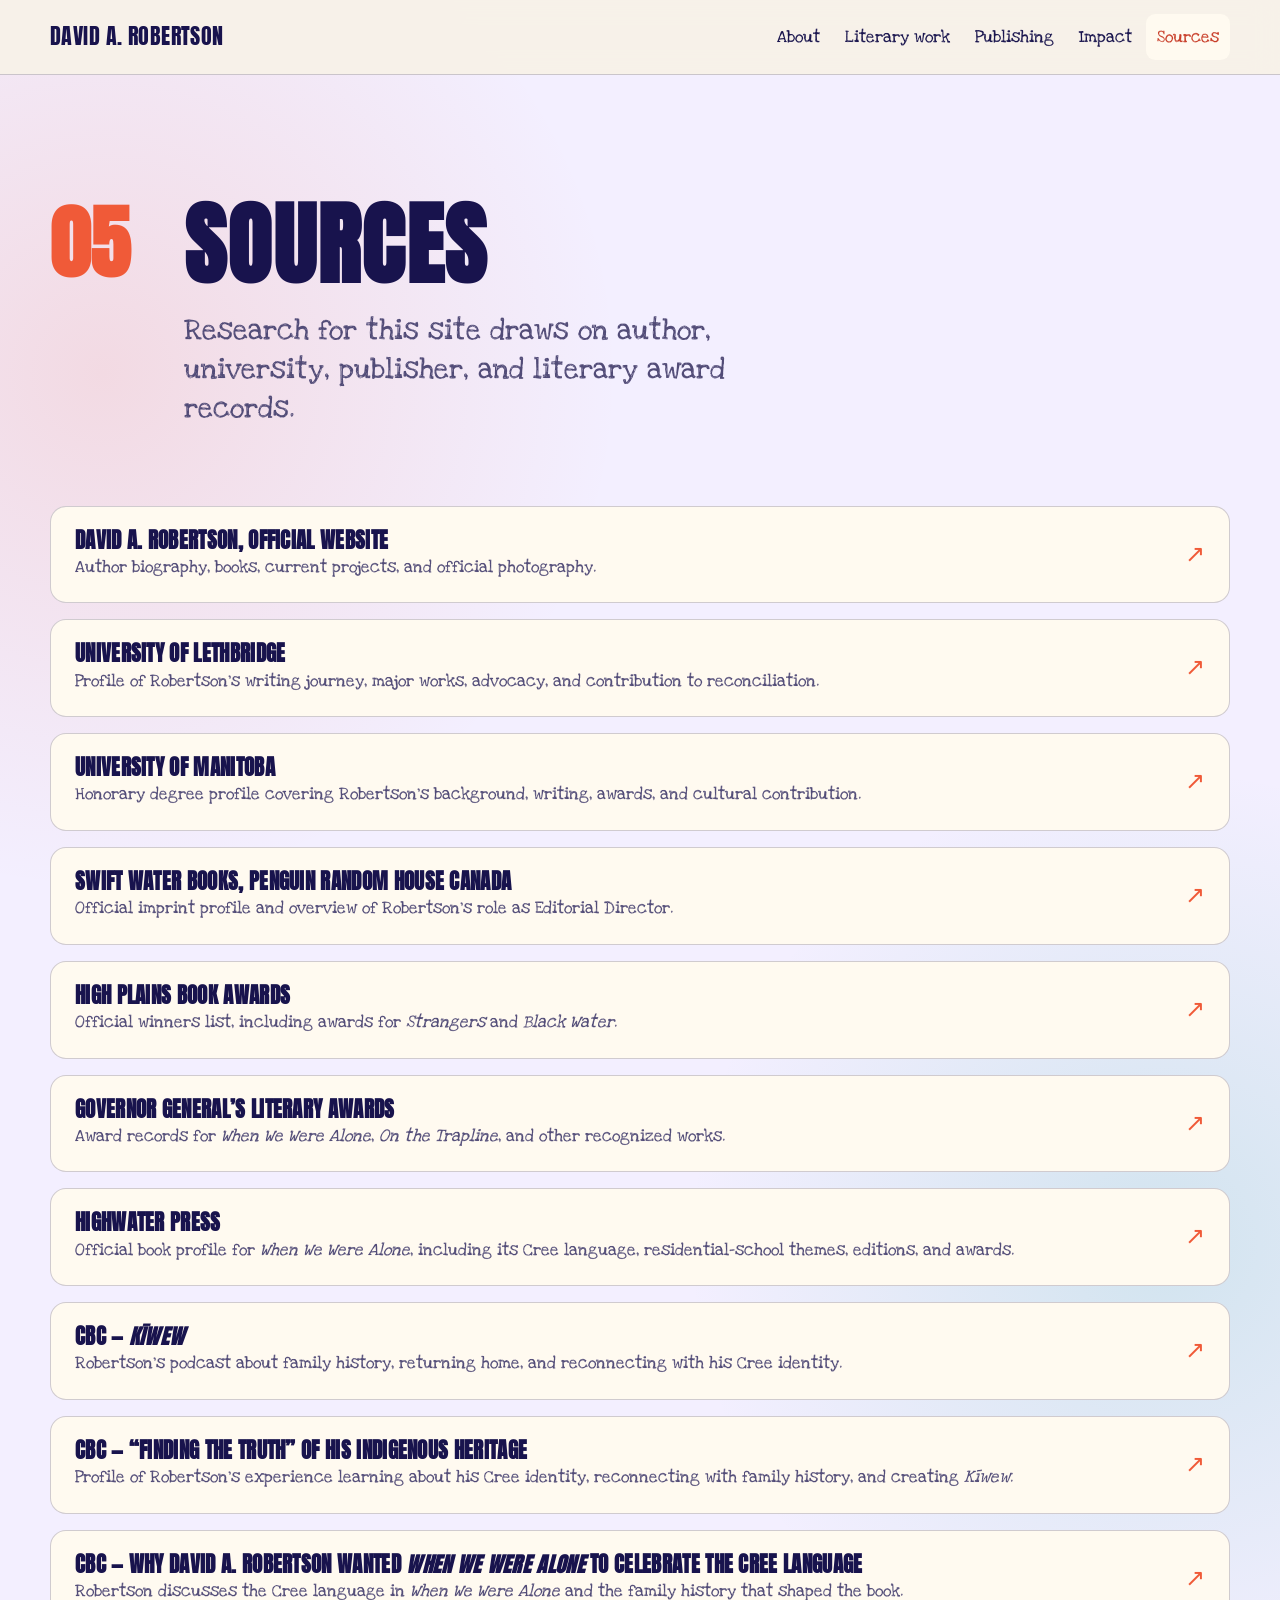
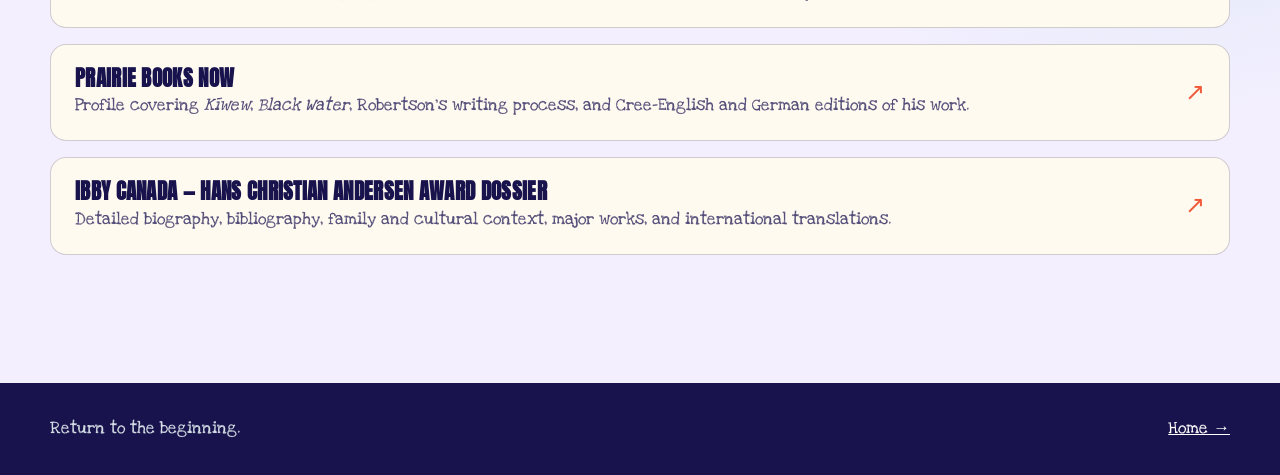
<file: sources.html>
<!doctype html><html lang="en"><head><meta charset="utf-8"><meta name="viewport" content="width=device-width,initial-scale=1"><meta name="description" content="Sources used for this educational profile of David A. Robertson."><title>Sources | David A. Robertson</title><link rel="icon" href="/favicon.svg" type="image/svg+xml"><style>
@import url('https://fonts.googleapis.com/css2?family=Anton&family=Love+Ya+Like+A+Sister&display=swap');

:root {
  --ink: #18134d;
  --ink-soft: #514b77;
  --paper: #f3efff;
  --paper-deep: #ddd5ff;
  --white: #fffaf0;
  --red: #f05a38;
  --red-dark: #c83c27;
  --gold: #f3ce56;
  --teal: #22a99a;
  --line: rgba(24, 19, 77, 0.2);
  --shadow: 0 20px 52px rgba(24, 19, 77, 0.18);
  --display: "Anton", Impact, Haettenschweiler, "Arial Narrow Bold", sans-serif;
  --hand: "Love Ya Like A Sister", "Comic Sans MS", cursive;
  --radius: 1.25rem;
  --content: 1180px;
}

* { box-sizing: border-box; }

html { scroll-behavior: smooth; }

body {
  margin: 0;
  overflow-x: hidden;
  color: var(--ink);
  background:
    radial-gradient(circle at 8% 18%, rgba(240,90,56,.14), transparent 25%),
    radial-gradient(circle at 91% 60%, rgba(34,169,154,.16), transparent 28%),
    var(--paper);
  font-family: "Aptos", "Segoe UI", system-ui, sans-serif;
  font-size: 1rem;
  line-height: 1.65;
}

a { color: inherit; }
img { display: block; max-width: 100%; }

.skip-link {
  position: fixed;
  left: 1rem;
  top: -5rem;
  z-index: 100;
  padding: .75rem 1rem;
  background: var(--ink);
  color: white;
  border-radius: .5rem;
}
.skip-link:focus { top: 1rem; }

.site-header {
  position: sticky;
  top: 0;
  z-index: 20;
  background: rgba(247, 242, 232, .94);
  backdrop-filter: blur(14px);
  border-bottom: 1px solid var(--line);
}

.nav-wrap {
  width: min(calc(100% - 2rem), var(--content));
  min-height: 74px;
  margin: auto;
  display: flex;
  align-items: center;
  justify-content: space-between;
  gap: 1.5rem;
}

.brand {
  display: inline-flex;
  align-items: center;
  text-decoration: none;
  font-family: var(--display);
  font-size: 1.35rem;
  line-height: 1;
  text-transform: uppercase;
  letter-spacing: .02em;
}

.brand-mark { display: none; }
.brand-text,
.brand-text span { color: var(--ink); }
.site-nav { display: flex; align-items: center; gap: .2rem; }
.site-nav a {
  padding: .55rem .68rem;
  border-radius: .6rem;
  text-decoration: none;
  font-family: var(--hand);
  font-size: 1.08rem;
  font-weight: 400;
}
.site-nav a:hover,
.site-nav a[aria-current="page"] { background: var(--white); color: var(--red-dark); }

.menu-button {
  display: none;
  width: 44px;
  height: 44px;
  border: 1px solid var(--line);
  border-radius: .75rem;
  color: var(--ink);
  background: var(--white);
  font: inherit;
  font-weight: 800;
}

.menu-icon,
.menu-icon::before,
.menu-icon::after {
  display: block;
  width: 22px;
  height: 3px;
  border-radius: 999px;
  background: currentColor;
}
.menu-icon { position: relative; }
.menu-icon::before,
.menu-icon::after { content: ""; position: absolute; left: 0; }
.menu-icon::before { top: -7px; }
.menu-icon::after { top: 7px; }

.page-shell { overflow: hidden; }
.hero,
.page-intro,
.content-wrap,
.footer-wrap {
  width: min(calc(100% - 2rem), var(--content));
  margin-inline: auto;
}

.hero {
  min-height: min(700px, calc(100svh - 74px));
  display: grid;
  grid-template-columns: 1.08fr .92fr;
  align-items: center;
  gap: clamp(2.5rem, 7vw, 7rem);
  padding-block: clamp(2.25rem, 5vw, 4.5rem);
}

h1, h2, h3, blockquote {
  font-family: var(--display);
  letter-spacing: .015em;
  line-height: .95;
  text-transform: uppercase;
  overflow-wrap: anywhere;
  word-break: break-word;
}

h1 {
  max-width: 820px;
  margin: 0;
  font-size: clamp(3rem, 7vw, 6.6rem);
  font-weight: 900;
}

h1 em { color: var(--red); font-weight: 900; font-style: normal; }
.lede {
  max-width: 650px;
  margin: 1.5rem 0 0;
  color: var(--ink-soft);
  font-family: var(--hand);
  font-size: clamp(1.35rem, 2.5vw, 1.8rem);
  line-height: 1.35;
}

.hero-actions { display: flex; flex-wrap: wrap; gap: .8rem; margin-top: 2rem; }
.button {
  display: inline-flex;
  align-items: center;
  gap: .55rem;
  min-height: 48px;
  padding: .75rem 1.1rem;
  border: 1px solid var(--ink);
  border-radius: 999px;
  text-decoration: none;
  font-weight: 800;
}
.button.primary { color: white; background: var(--ink); }
.button:hover { transform: translateY(-2px); }

.portrait-frame {
  position: relative;
  max-width: 520px;
  margin-left: auto;
  padding: 1rem;
  background: var(--white);
  border: 1px solid var(--line);
  border-radius: 45% 45% 1.5rem 1.5rem;
  box-shadow: var(--shadow);
}
.portrait-frame::before {
  content: "";
  position: absolute;
  inset: -2.3rem -2.3rem auto auto;
  width: 6.5rem;
  height: 6.5rem;
  border: 12px solid var(--gold);
  border-radius: 50%;
  z-index: -1;
}
.portrait-frame img {
  width: 100%;
  aspect-ratio: 4 / 5;
  object-fit: cover;
  border-radius: 42% 42% .9rem .9rem;
}
.photo-note { margin: .7rem .25rem .1rem; color: var(--ink-soft); font-family: var(--hand); font-size: 1rem; }

.featured-works {
  width: min(calc(100% - 2rem), var(--content));
  margin: 0 auto clamp(4rem, 8vw, 7rem);
  display: grid;
  grid-template-columns: minmax(220px, .7fr) minmax(0, 1.3fr);
  gap: clamp(2rem, 5vw, 5rem);
  align-items: center;
}
.featured-works h2 { margin: 0 0 1rem; font-size: clamp(2.4rem, 5vw, 4.6rem); }
.featured-works p { margin: 0; color: var(--ink-soft); font-family: var(--hand); font-size: 1.25rem; line-height: 1.35; }
.cover-fan { display: grid; grid-template-columns: repeat(3, 1fr); align-items: end; gap: 1rem; }
.cover-fan figure { margin: 0; padding: .65rem; background: var(--white); border: 1px solid var(--line); border-radius: 1rem; box-shadow: var(--shadow); }
.cover-fan figure:nth-child(2) { transform: translateY(-1rem) rotate(-2deg); background: var(--gold); }
.cover-fan figure:nth-child(3) { transform: rotate(2deg); }
.cover-fan img { width: 100%; aspect-ratio: 2 / 3; object-fit: cover; border-radius: .55rem; }
.cover-fan figcaption { padding: .6rem .15rem .1rem; font-family: var(--hand); font-size: 1rem; line-height: 1.15; }

.chapter-strip {
  border-block: 1px solid var(--line);
  background: var(--white);
}
.chapter-grid {
  width: min(calc(100% - 2rem), var(--content));
  margin: auto;
  padding-block: 1.5rem;
  display: grid;
  grid-template-columns: repeat(4, 1fr);
  gap: 1px;
  background: var(--line);
}
.chapter-grid a {
  display: block;
  min-height: 170px;
  padding: 1.4rem;
  background: var(--white);
  text-decoration: none;
}
.chapter-grid a:hover { background: var(--paper); }
.chapter-no { color: var(--red); font-size: .8rem; font-weight: 900; }
.chapter-grid strong { display: block; margin-top: 2.1rem; font-family: Georgia, serif; font-size: 1.25rem; }
.chapter-grid span:last-child { color: var(--ink-soft); font-family: var(--hand); font-size: 1.08rem; line-height: 1.3; }

.page-intro { padding-block: clamp(4rem, 10vw, 8rem) clamp(2.5rem, 6vw, 5rem); }
.page-intro h1 { font-size: clamp(3.1rem, 7vw, 6rem); }
.page-kicker {
  display: grid;
  grid-template-columns: 110px 1fr;
  gap: 1.5rem;
  align-items: start;
}
.page-number { color: var(--red); font: 900 clamp(3rem, 7vw, 5rem)/1 var(--display); }

.content-wrap { padding-bottom: clamp(4rem, 10vw, 8rem); }
.story-grid { display: grid; grid-template-columns: minmax(0, .8fr) minmax(0, 1.2fr); gap: clamp(2rem, 7vw, 7rem); align-items: start; }
.story-grid + .story-grid { margin-top: 5rem; padding-top: 5rem; border-top: 1px solid var(--line); }
.section-label { position: sticky; top: 110px; }
.section-label h2 { margin: .4rem 0 0; font-size: clamp(2rem, 4vw, 3.6rem); font-weight: 900; }
.section-copy { color: #253e51; font-size: 1.12rem; }
.section-copy p:first-child { margin-top: 0; }
.section-copy > p:first-child::first-letter { float: left; margin: .08em .12em 0 0; color: var(--red); font: 900 4.3rem/.8 var(--display); }

.pull-quote {
  margin: 2rem 0;
  padding: 1.5rem 0 1.5rem 1.5rem;
  border-left: 5px solid var(--gold);
  color: var(--ink);
  font-family: var(--hand);
  font-size: clamp(1.6rem, 3vw, 2.45rem);
  text-transform: none;
  letter-spacing: 0;
  line-height: 1.2;
}

.timeline { list-style: none; padding: 0; margin: 1.5rem 0 0; }
.timeline li {
  display: grid;
  grid-template-columns: 78px 1fr;
  gap: 1rem;
  padding: 1.15rem 0;
  border-top: 1px solid var(--line);
}
.timeline strong { color: var(--red-dark); }

.impact-list { display: grid; gap: 1rem; margin: 2rem 0 0; }
.impact-card {
  display: grid;
  grid-template-columns: 44px 1fr;
  gap: 1rem;
  padding: 1.3rem;
  background: var(--white);
  border: 1px solid var(--line);
  border-radius: 1rem;
}
.impact-card b { display: block; margin-bottom: .25rem; }
.impact-icon { display: grid; place-items: center; width: 44px; height: 44px; color: white; background: var(--red); border-radius: 50%; font-family: Georgia, serif; font-weight: 800; }

.portrait-collage {
  display: grid;
  grid-template-columns: 1.3fr .9fr;
  gap: 1rem;
  margin: 2.5rem 0 4rem;
}
.portrait-collage figure { margin: 0; padding: .75rem; background: var(--white); border: 1px solid var(--line); border-radius: 1.25rem; box-shadow: var(--shadow); }
.portrait-collage figure:nth-child(2) { margin-top: 4rem; background: var(--gold); transform: rotate(2deg); }
.portrait-collage img { width: 100%; height: 360px; object-fit: cover; border-radius: .8rem; }

.works-gallery {
  display: grid;
  grid-template-columns: repeat(4, 1fr);
  gap: 1.1rem;
  margin: 2.5rem 0 4rem;
}
.work-card { margin: 0; padding: .8rem; color: var(--ink); background: var(--white); border: 1px solid var(--line); border-radius: 1rem; box-shadow: 0 12px 28px rgba(24,19,77,.12); }
.work-card:nth-child(even) { transform: translateY(1.6rem) rotate(1.5deg); background: var(--gold); }
.work-card img { width: 100%; aspect-ratio: 2/3; object-fit: cover; border-radius: .55rem; }
.work-card figcaption { padding: .75rem .2rem .15rem; font-family: var(--hand); font-size: 1.05rem; line-height: 1.2; }

.source-list { display: grid; gap: 1rem; }
.source-card {
  display: grid;
  grid-template-columns: 1fr auto;
  align-items: center;
  gap: 2rem;
  padding: 1.5rem;
  background: var(--white);
  border: 1px solid var(--line);
  border-radius: 1rem;
  text-decoration: none;
}
.source-card:hover { border-color: var(--red); transform: translateY(-2px); box-shadow: 0 10px 26px rgba(17,37,58,.08); }
.source-card h3 { margin: 0 0 .35rem; font-size: 1.3rem; }
.source-card p { margin: 0; color: var(--ink-soft); font-family: var(--hand); font-size: 1.08rem; line-height: 1.3; }
.source-arrow { color: var(--red); font-size: 1.5rem; }

.book-band {
  margin-top: 3rem;
  padding: clamp(2rem, 5vw, 4rem);
  color: var(--ink);
  background: var(--gold);
  border-radius: var(--radius);
}
.book-band h2 { max-width: 700px; margin: 0; font-size: clamp(2rem, 5vw, 4rem); font-weight: 900; }
.book-band p { max-width: 680px; color: var(--ink); font-family: var(--hand); font-size: 1.25rem; line-height: 1.35; }

.publishing-visual {
  display: grid;
  grid-template-columns: minmax(0, .8fr) minmax(0, 1.2fr);
  gap: clamp(2rem, 6vw, 6rem);
  align-items: center;
  margin-bottom: clamp(4rem, 8vw, 7rem);
}
.imprint-card {
  margin: 0;
  padding: clamp(1.5rem, 4vw, 3rem);
  display: grid;
  place-items: center;
  min-height: 330px;
  background: var(--white);
  border: 1px solid var(--line);
  border-radius: 2rem 2rem .8rem 2rem;
  box-shadow: var(--shadow);
}
.imprint-card img { width: min(100%, 360px); }
.publishing-copy h2 { margin: 0 0 1rem; font-size: clamp(2.5rem, 5vw, 4.5rem); }
.publishing-copy p { color: #253e51; font-size: 1.12rem; }
.advocacy-flow { margin: 0 0 clamp(4rem, 8vw, 7rem); padding: clamp(1.5rem, 4vw, 3rem); background: var(--ink); border-radius: var(--radius); color: white; }
.advocacy-flow h2 { max-width: 850px; margin: 0 0 2rem; color: var(--gold); font-size: clamp(2.2rem, 5vw, 4.2rem); }
.flow-grid { display: grid; grid-template-columns: repeat(3, 1fr); gap: 2.4rem; }
.flow-step { position: relative; min-height: 210px; padding: 1.4rem; color: var(--ink); background: var(--white); border-radius: 1rem; }
.flow-step:not(:last-child)::after { content: "→"; position: absolute; right: -2rem; top: 50%; transform: translateY(-50%); color: var(--gold); font: 900 2rem/1 var(--display); }
.flow-step span { display: grid; place-items: center; width: 42px; height: 42px; margin-bottom: 1.8rem; color: white; background: var(--red); border-radius: 50%; font-family: var(--display); font-size: 1.2rem; }
.flow-step h3 { margin: 0 0 .65rem; font-size: 1.55rem; line-height: 1; }
.flow-step p { margin: 0; color: var(--ink-soft); font-family: var(--hand); font-size: 1.08rem; line-height: 1.35; }
.format-band { padding: clamp(1.5rem, 4vw, 3rem); background: var(--gold); border-radius: var(--radius); }
.format-band h2 { margin: 0 0 1.4rem; font-size: clamp(2rem, 4vw, 3.4rem); }
.format-list { display: flex; flex-wrap: wrap; gap: .7rem; }
.format-list span { padding: .6rem .9rem; background: var(--white); border: 1px solid var(--ink); border-radius: 999px; font-family: var(--hand); font-size: 1.08rem; }

.journey-section { margin-top: 5rem; padding-top: 5rem; border-top: 1px solid var(--line); }
.journey-section > h2 { max-width: 760px; margin: 0 0 2rem; font-size: clamp(2.5rem, 5vw, 4.6rem); }
.journey-track { display: grid; grid-template-columns: repeat(4, 1fr); gap: 1rem; }
.journey-card { position: relative; min-height: 270px; padding: 1.4rem; background: var(--white); border: 1px solid var(--line); border-radius: 1rem; }
.journey-card:nth-child(2) { background: var(--gold); transform: translateY(1rem); }
.journey-card:nth-child(3) { background: var(--teal); color: var(--ink); }
.journey-card > span { display: grid; place-items: center; width: 42px; height: 42px; margin-bottom: 2rem; color: white; background: var(--red); border-radius: 50%; font-family: var(--display); font-size: 1.2rem; }
.journey-card h3 { margin: 0 0 .7rem; font-size: 1.6rem; line-height: 1; }
.journey-card p { margin: 0; color: var(--ink-soft); font-family: var(--hand); font-size: 1.05rem; line-height: 1.35; }
.journey-card:nth-child(3) p { color: var(--ink); }

.site-footer { color: #d8e1e8; background: var(--ink); }
.footer-wrap { padding-block: 2rem; display: flex; align-items: center; justify-content: space-between; gap: 1rem; }
.footer-wrap p { margin: 0; font-family: var(--hand); font-size: 1.05rem; }
.footer-wrap a { color: white; }

@media (max-width: 900px) {
  .menu-button { display: grid; place-items: center; padding: 0; }
  .site-nav {
    display: none;
    position: absolute;
    top: 66px;
    left: 1rem;
    right: 1rem;
    padding: .7rem;
    background: var(--white);
    border: 1px solid var(--line);
    border-radius: 1rem;
    box-shadow: var(--shadow);
  }
  .site-nav[data-open="true"] { display: grid; }
  .site-nav a { padding: .8rem; }
  .hero { grid-template-columns: 1fr; min-height: auto; }
  .featured-works,
  .publishing-visual { grid-template-columns: 1fr; }
  .flow-grid { grid-template-columns: 1fr; gap: 1rem; }
  .journey-track { grid-template-columns: repeat(2, 1fr); }
  .flow-step { min-height: 0; }
  .flow-step:not(:last-child)::after { content: "↓"; right: auto; left: 50%; top: auto; bottom: -1.45rem; transform: translateX(-50%); z-index: 2; }
  .portrait-frame { width: min(100%, 520px); margin: 0 auto; }
  .chapter-grid { grid-template-columns: repeat(2, 1fr); }
  .story-grid { grid-template-columns: 1fr; gap: 1.5rem; }
  .works-gallery { grid-template-columns: repeat(2, 1fr); }
  .section-label { position: static; }
  .page-kicker { grid-template-columns: 72px 1fr; }
}

@media (max-width: 580px) {
  .brand { font-size: 1.05rem; }
  .hero { gap: 2rem; padding-block: 2rem; }
  .hero h1 { font-size: clamp(2.8rem, 14vw, 4rem); }
  .lede { margin-top: 1rem; font-size: 1.2rem; }
  .hero-actions { margin-top: 1.25rem; }
  .portrait-frame { max-width: 340px; }
  .featured-works { margin-top: 1rem; }
  .cover-fan { gap: .45rem; }
  .cover-fan figure { padding: .35rem; border-radius: .65rem; }
  .cover-fan figcaption { font-size: .84rem; }
  .journey-track { grid-template-columns: 1fr; }
  .journey-card { min-height: 0; }
  .journey-card:nth-child(2) { transform: none; }
  .chapter-grid { grid-template-columns: 1fr; }
  .chapter-grid a { min-height: 130px; }
  .page-kicker { display: block; }
  .page-intro h1 { font-size: clamp(2.5rem, 16vw, 4rem); max-width: 100%; }
  .section-label h2 { font-size: clamp(2rem, 12vw, 3rem); max-width: 100%; }
  .page-number { margin-bottom: 1rem; }
  .timeline li { grid-template-columns: 62px 1fr; }
  .source-card { grid-template-columns: 1fr; gap: .6rem; }
  .portrait-collage { grid-template-columns: 1fr; }
  .portrait-collage figure:nth-child(2) { margin-top: 0; }
  .footer-wrap { align-items: flex-start; flex-direction: column; }
}

@media (prefers-reduced-motion: no-preference) {
  .button, .source-card { transition: transform .2s ease, box-shadow .2s ease, border-color .2s ease; }
}

</style><script>
document.addEventListener('DOMContentLoaded', () => {
  const menuButton = document.querySelector('.menu-button');
  const nav = document.querySelector('.site-nav');

  if (menuButton && nav) {
    menuButton.addEventListener('click', () => {
      const next = nav.dataset.open !== 'true';
      nav.dataset.open = String(next);
      menuButton.setAttribute('aria-expanded', String(next));
      menuButton.setAttribute('aria-label', next ? 'Close navigation' : 'Open navigation');
    });

    nav.addEventListener('click', () => {
      nav.dataset.open = 'false';
      menuButton.setAttribute('aria-expanded', 'false');
      menuButton.setAttribute('aria-label', 'Open navigation');
    });
  }
});

</script></head><body><a class="skip-link" href="#main">Skip to content</a>
<header class="site-header"><div class="nav-wrap"><a class="brand" href="/"><span class="brand-text">David A. Robertson</span></a><button class="menu-button" type="button" aria-label="Open navigation" aria-expanded="false"><span class="menu-icon" aria-hidden="true"></span></button><nav class="site-nav" aria-label="Main navigation"><a href="/about">About</a><a href="/literary-contributions">Literary work</a><a href="/publishing-advocacy">Publishing</a><a href="/impact-legacy">Impact</a><a href="/sources" aria-current="page">Sources</a></nav></div></header>
<main id="main"><header class="page-intro"><div class="page-kicker"><span class="page-number">05</span><div><h1>Sources</h1><p class="lede">Research for this site draws on author, university, publisher, and literary award records.</p></div></div></header><div class="content-wrap"><div class="source-list">
<a class="source-card" href="https://www.darobertson.ca/" target="_blank" rel="noopener"><div><h3>David A. Robertson, official website</h3><p>Author biography, books, current projects, and official photography.</p></div><span class="source-arrow" aria-hidden="true">↗</span></a>
<a class="source-card" href="https://www.ulethbridge.ca/unews/article/prodigious-writer-and-social-advocate-david-robertson-be-awarded-honorary-degree" target="_blank" rel="noopener"><div><h3>University of Lethbridge</h3><p>Profile of Robertson's writing journey, major works, advocacy, and contribution to reconciliation.</p></div><span class="source-arrow" aria-hidden="true">↗</span></a>
<a class="source-card" href="https://www.umanitoba.ca/governance/honours/honorary-degree-recipients" target="_blank" rel="noopener"><div><h3>University of Manitoba</h3><p>Honorary degree profile covering Robertson’s background, writing, awards, and cultural contribution.</p></div><span class="source-arrow" aria-hidden="true">↗</span></a>
<a class="source-card" href="https://www.penguinrandomhouse.ca/imprints/269/swift-water-books/about" target="_blank" rel="noopener"><div><h3>Swift Water Books, Penguin Random House Canada</h3><p>Official imprint profile and overview of Robertson’s role as Editorial Director.</p></div><span class="source-arrow" aria-hidden="true">↗</span></a>
<a class="source-card" href="https://highplainsbookawards.org/winners/" target="_blank" rel="noopener"><div><h3>High Plains Book Awards</h3><p>Official winners list, including awards for <cite>Strangers</cite> and <cite>Black Water</cite>.</p></div><span class="source-arrow" aria-hidden="true">↗</span></a>
<a class="source-card" href="https://ggbooks.ca/" target="_blank" rel="noopener"><div><h3>Governor General’s Literary Awards</h3><p>Award records for <cite>When We Were Alone</cite>, <cite>On the Trapline</cite>, and other recognized works.</p></div><span class="source-arrow" aria-hidden="true">↗</span></a>
<a class="source-card" href="https://www.portageandmainpress.com/Books/W/When-We-Were-Alone" target="_blank" rel="noopener"><div><h3>HighWater Press</h3><p>Official book profile for <cite>When We Were Alone</cite>, including its Cree language, residential-school themes, editions, and awards.</p></div><span class="source-arrow" aria-hidden="true">↗</span></a>
<a class="source-card" href="https://www.cbc.ca/listen/cbc-podcasts/425-kiwew" target="_blank" rel="noopener"><div><h3>CBC — <cite>Kīwew</cite></h3><p>Robertson’s podcast about family history, returning home, and reconnecting with his Cree identity.</p></div><span class="source-arrow" aria-hidden="true">↗</span></a>
<a class="source-card" href="https://www.cbc.ca/lite/story/1.5563995" target="_blank" rel="noopener"><div><h3>CBC — “Finding the Truth” of His Indigenous Heritage</h3><p>Profile of Robertson’s experience learning about his Cree identity, reconnecting with family history, and creating <cite>Kīwew</cite>.</p></div><span class="source-arrow" aria-hidden="true">↗</span></a>
<a class="source-card" href="https://www.cbc.ca/lite/story/1.4397467" target="_blank" rel="noopener"><div><h3>CBC — Why David A. Robertson Wanted <cite>When We Were Alone</cite> to Celebrate the Cree Language</h3><p>Robertson discusses the Cree language in <cite>When We Were Alone</cite> and the family history that shaped the book.</p></div><span class="source-arrow" aria-hidden="true">↗</span></a>
<a class="source-card" href="https://prairiebooksnow.ca/articles/view/writing-across-multiple-genres-no-small-task-but-managing-schedules-and-headspace-helps" target="_blank" rel="noopener"><div><h3>Prairie Books NOW</h3><p>Profile covering <cite>Kīwew</cite>, <cite>Black Water</cite>, Robertson’s writing process, and Cree-English and German editions of his work.</p></div><span class="source-arrow" aria-hidden="true">↗</span></a>
<a class="source-card" href="https://www.ibby.org/archive-storage/12_HCAA_Dossiers/2026_Authors/0.1_CANADA-A__Dossier__David_A_Robertson.pdf" target="_blank" rel="noopener"><div><h3>IBBY Canada — Hans Christian Andersen Award dossier</h3><p>Detailed biography, bibliography, family and cultural context, major works, and international translations.</p></div><span class="source-arrow" aria-hidden="true">↗</span></a>
</div></div></main><footer class="site-footer"><div class="footer-wrap"><p>Return to the beginning.</p><p><a href="/">Home →</a></p></div></footer></body></html>
</file>
